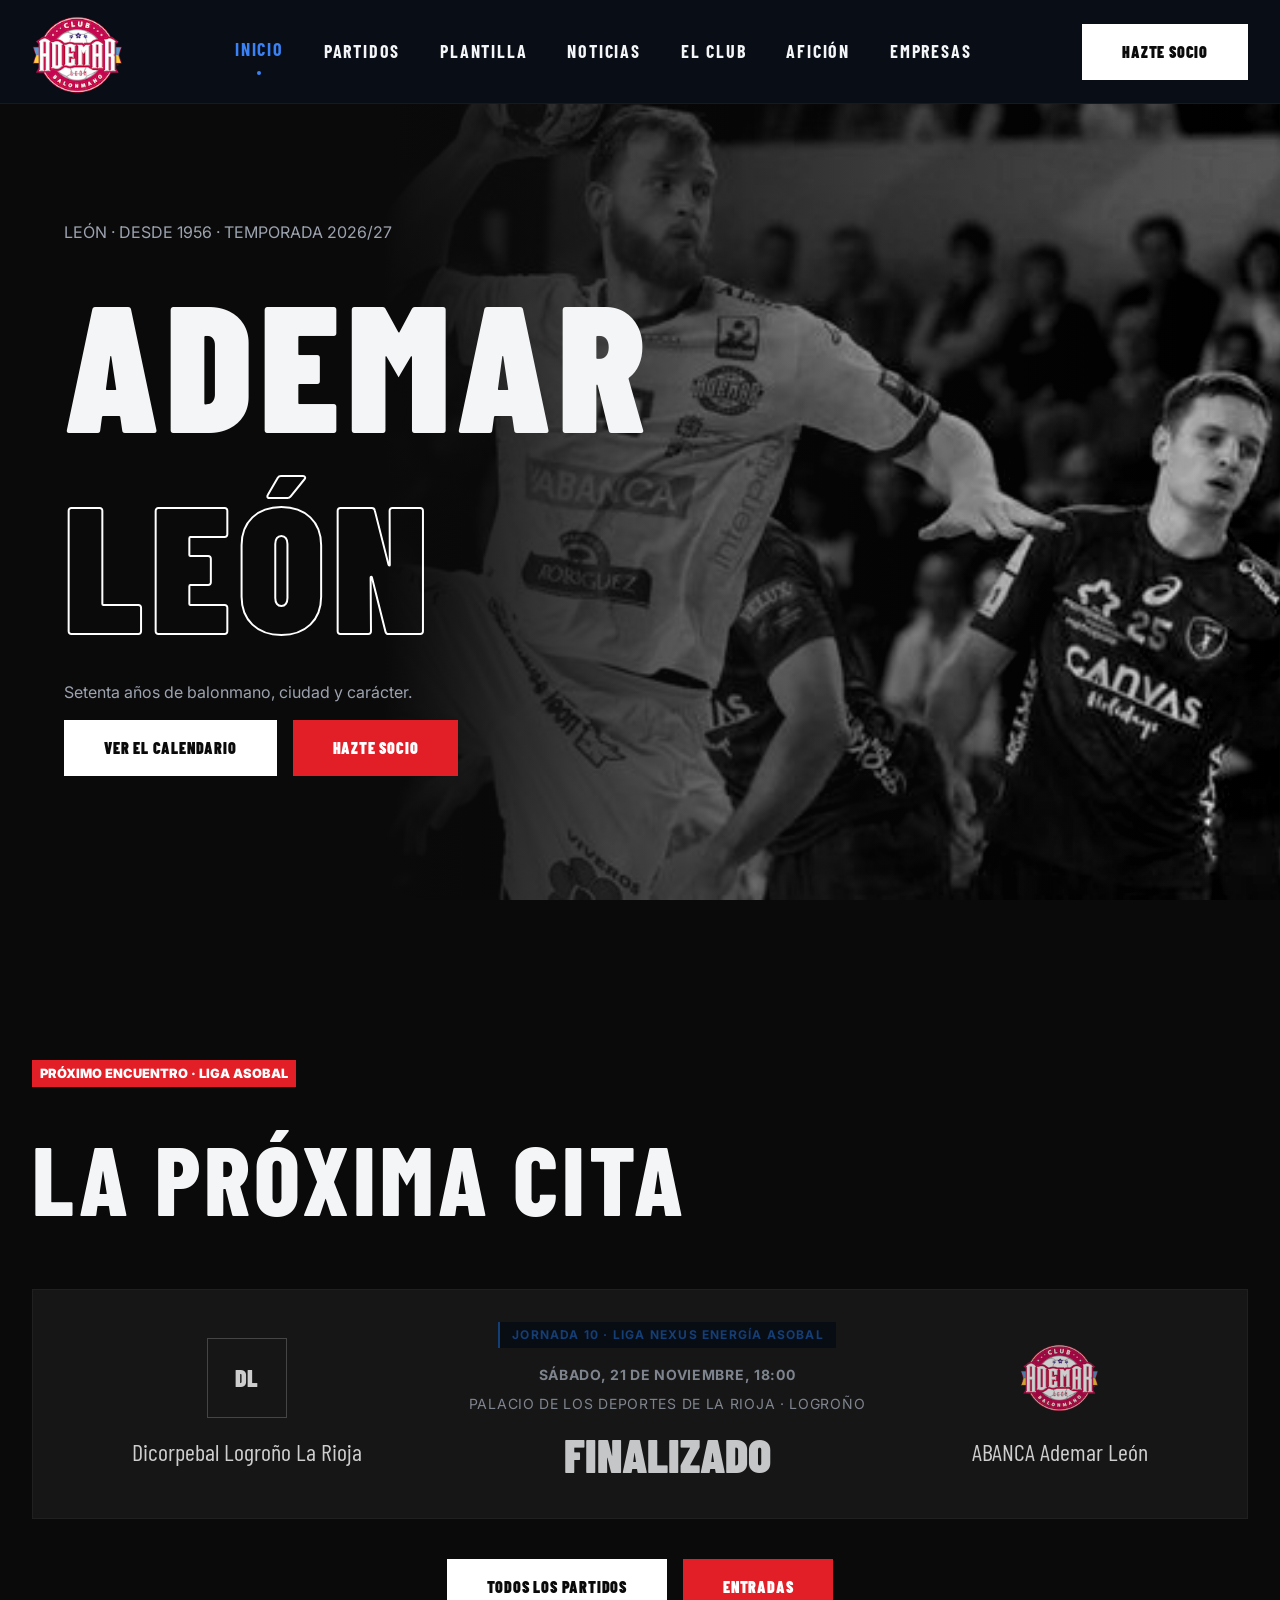
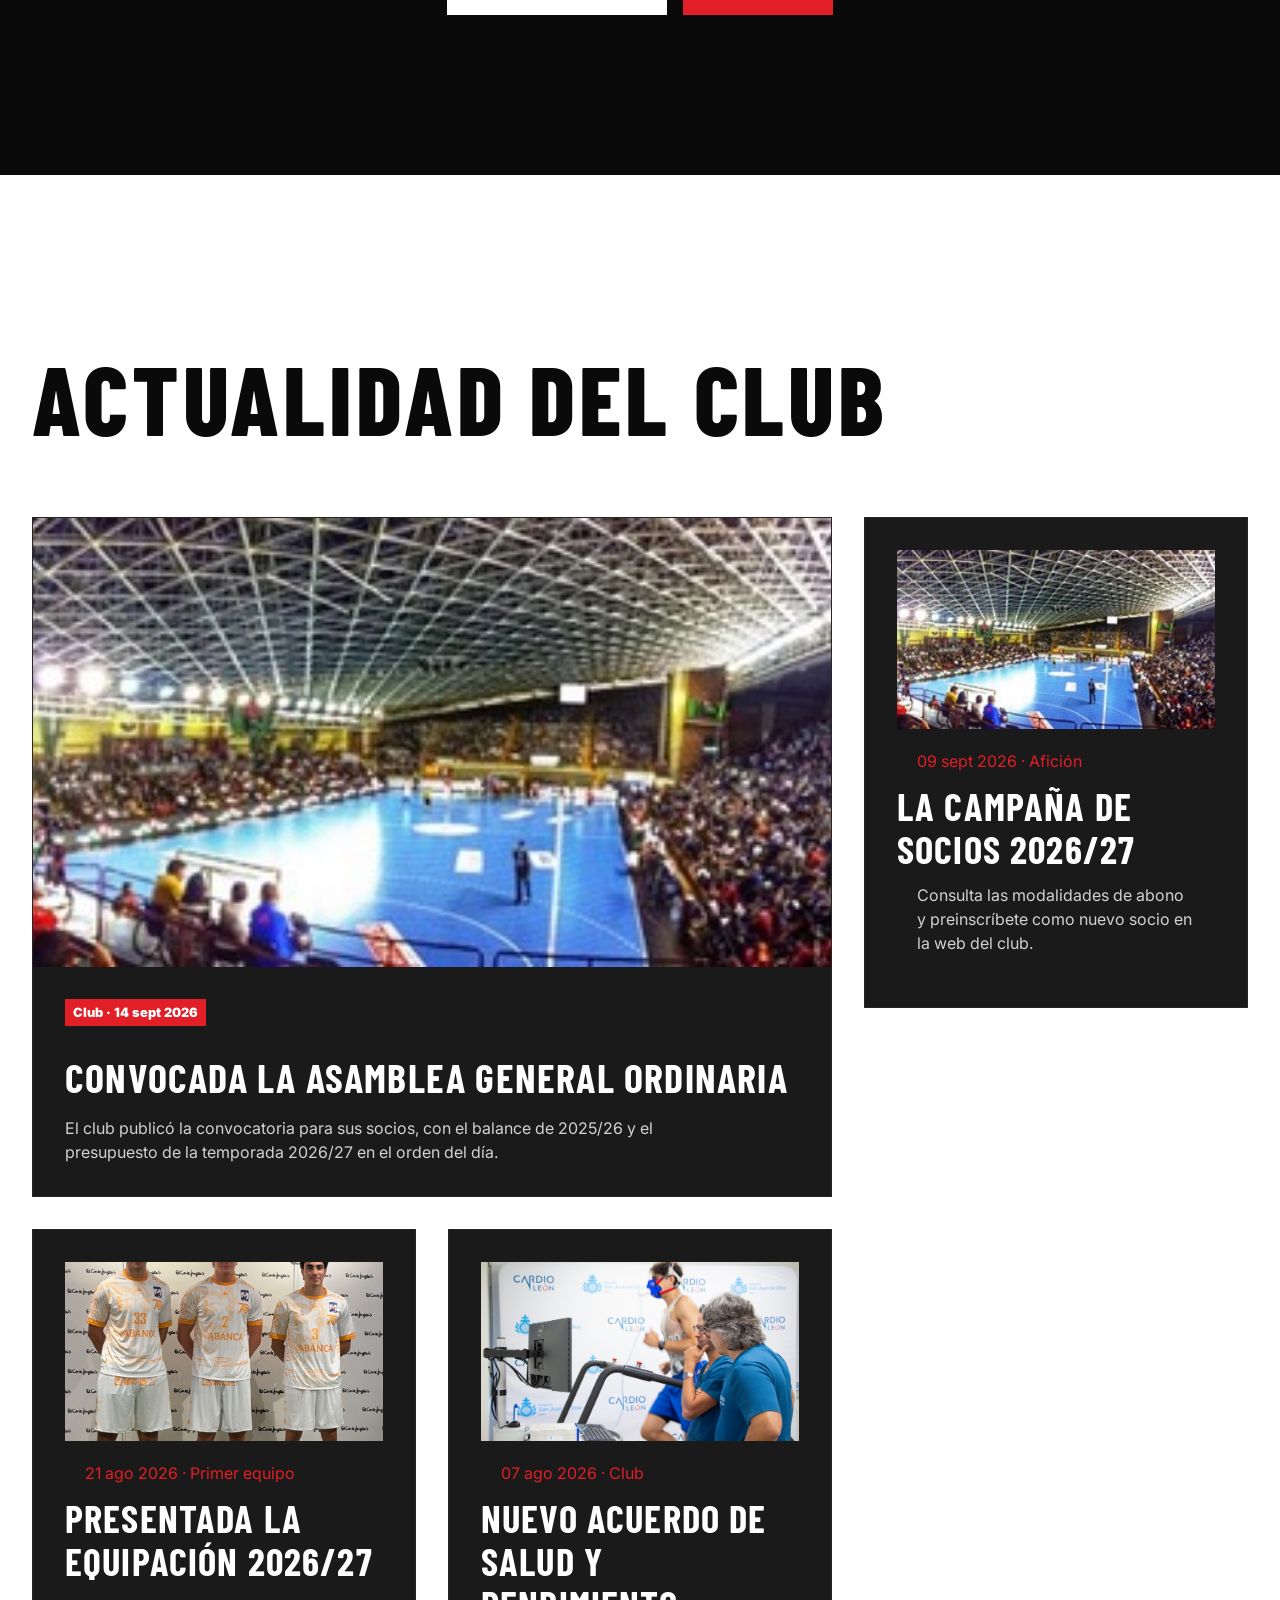
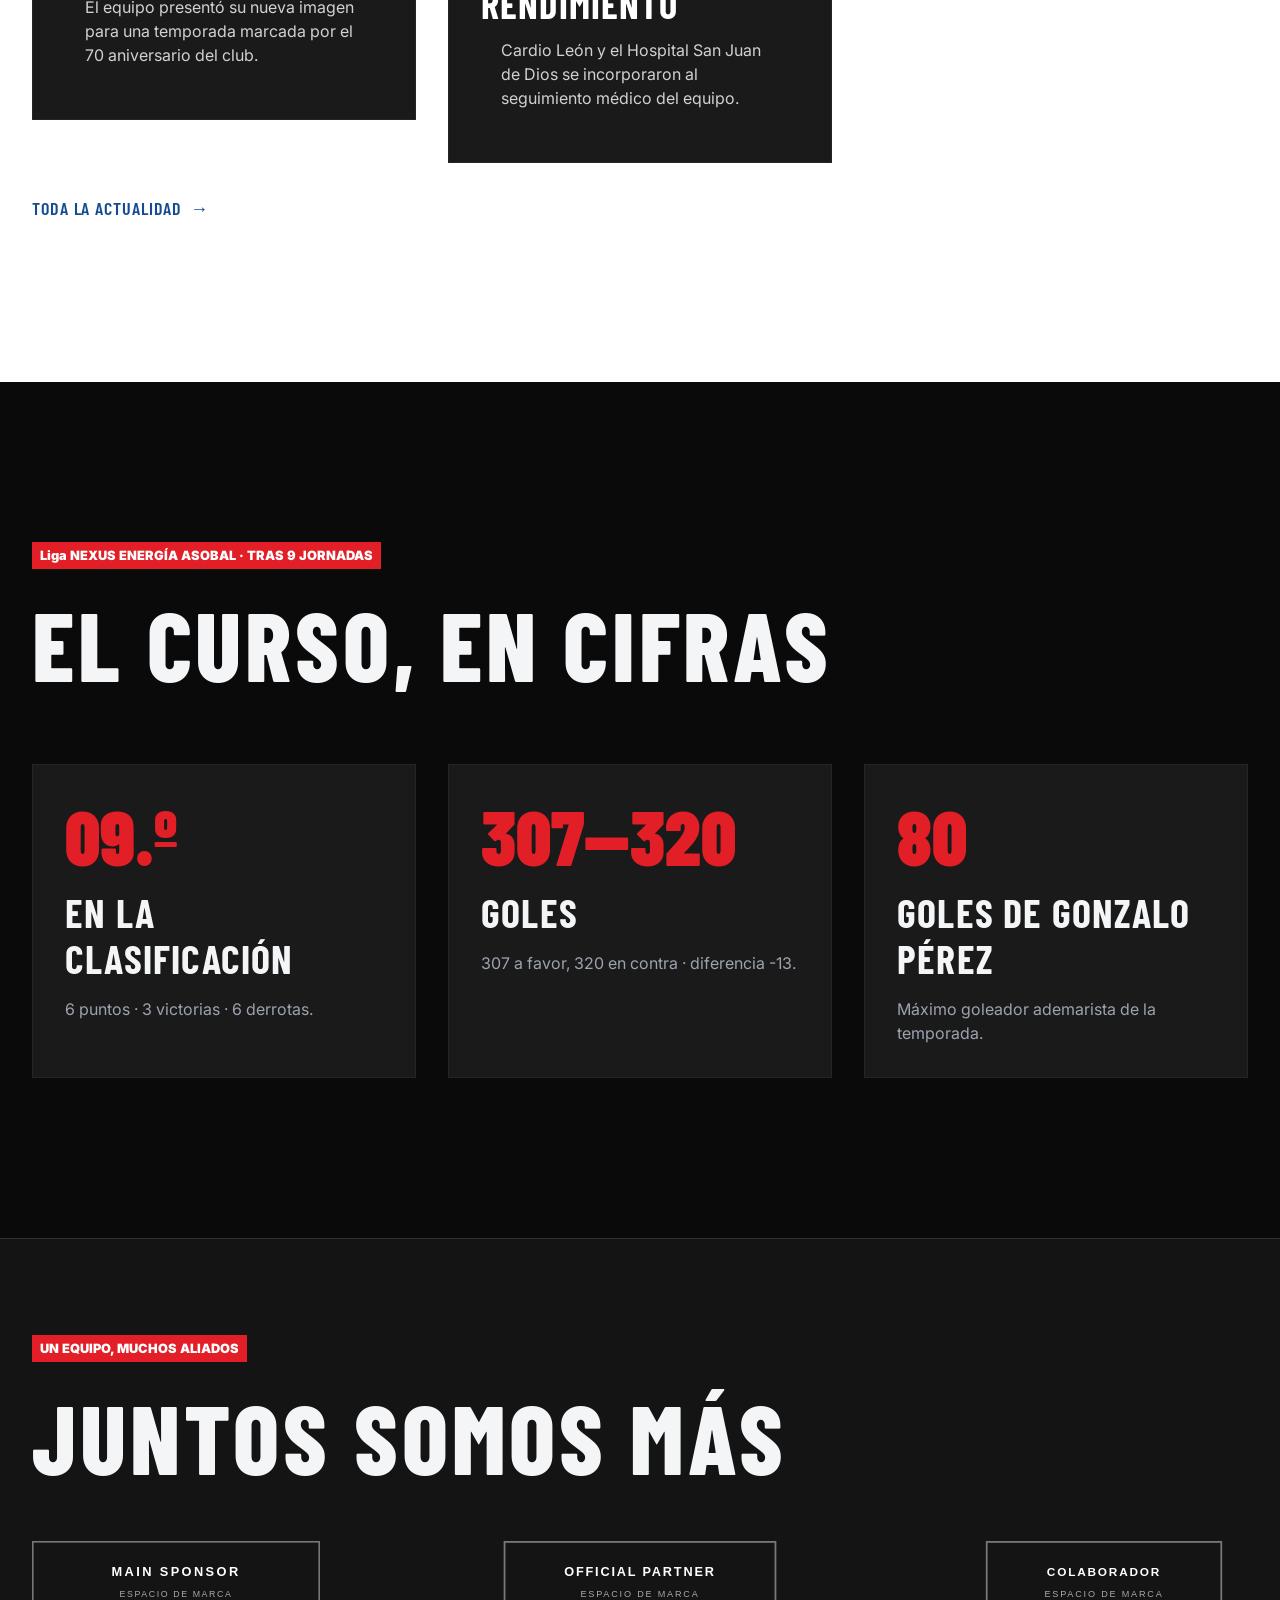
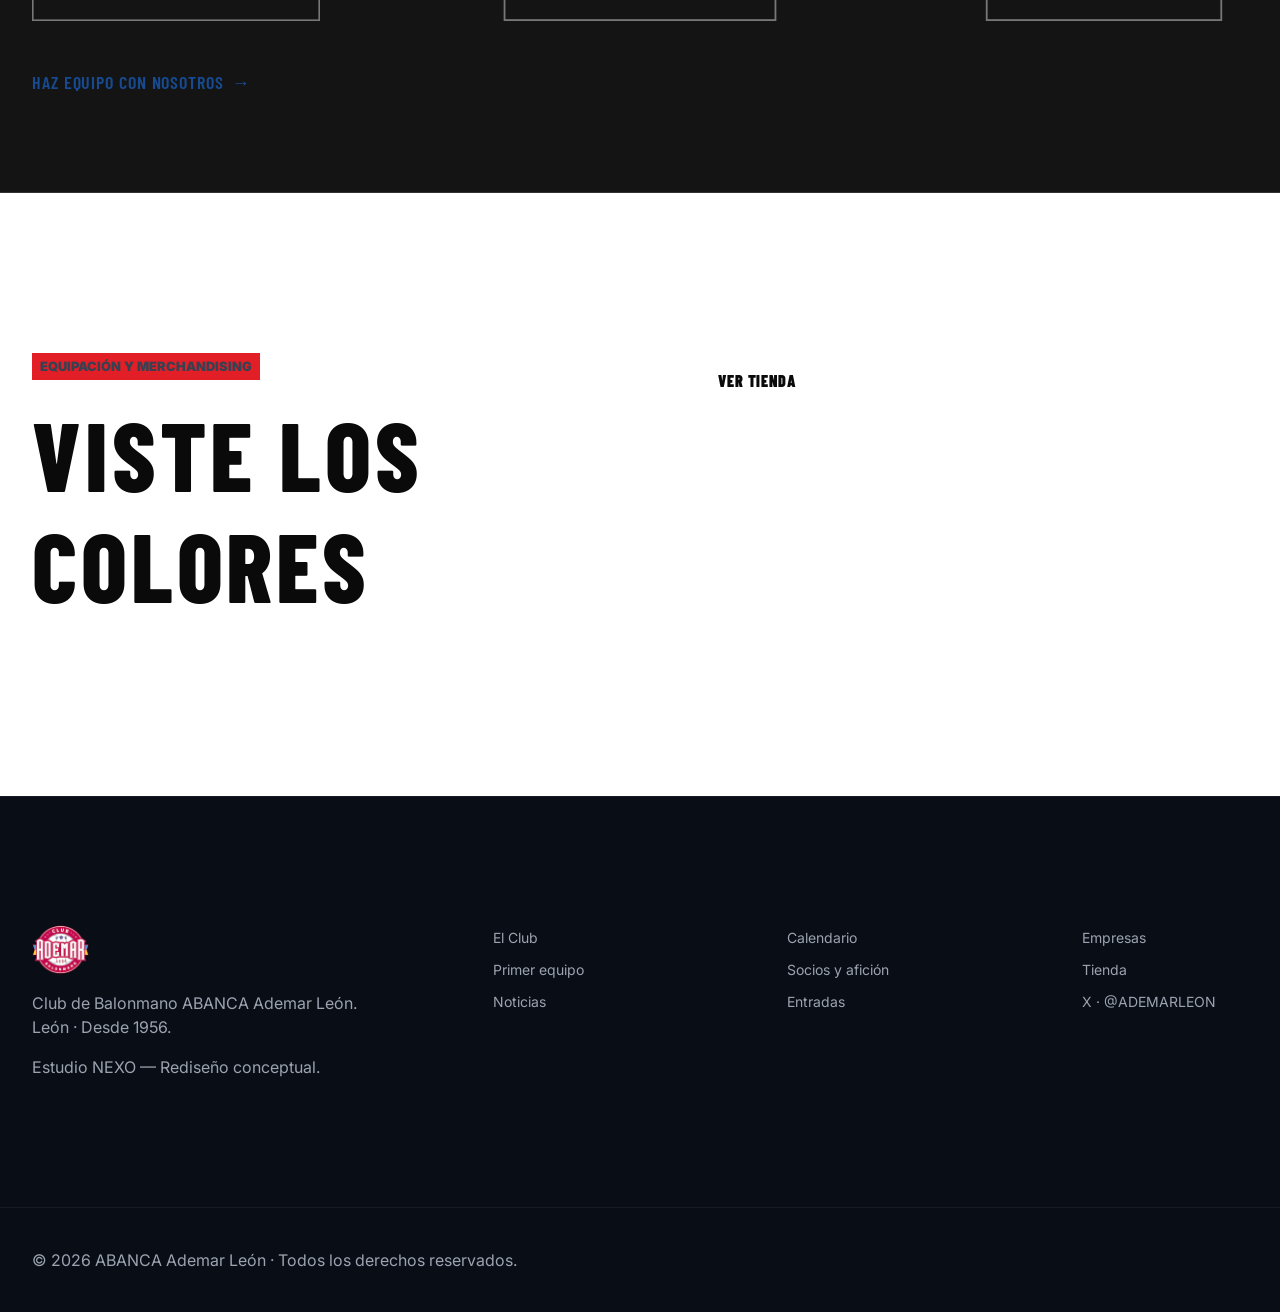
<file: index.html>
<!DOCTYPE html>
<html lang="es">
<head>
    <meta charset="UTF-8">
    <meta name="viewport" content="width=device-width, initial-scale=1.0">
    <meta name="description" content="Actualidad, calendario y temporada 2026/27 del ABANCA Ademar León.">
    <title>ABANCA ADEMAR LEÓN | INICIO</title>
    <link rel="preconnect" href="https://fonts.googleapis.com">
    <link rel="preconnect" href="https://fonts.gstatic.com" crossorigin>
    <link href="https://fonts.googleapis.com/css2?family=Barlow+Condensed:ital,wght@0,900;1,900&family=Inter:wght@400;700;900&display=swap" rel="stylesheet">
    <link rel="stylesheet" href="css/main.css">
    <link rel="stylesheet" href="css/components.css">
    <link rel="stylesheet" href="css/responsive.css">
    <link rel="stylesheet" href="css/elite.css">
</head>
<body class="elite-mode">
    <header class="site-header">
        <div class="header-container">
            <a href="index.html" class="logo-link" aria-label="ABANCA Ademar León, inicio">
                <img src="assets/images/logo.png" alt="Escudo del ABANCA Ademar León" class="site-logo">
            </a>
            <button class="mobile-menu-toggle" type="button" aria-controls="main-navigation" aria-expanded="false" aria-label="Abrir menú de navegación">
                <span class="menu-icon" aria-hidden="true"></span>
            </button>
            <nav class="main-nav" id="main-navigation" aria-label="Navegación principal">
                <ul class="nav-list">
                    <li><a href="index.html" class="is-active" aria-current="page">Inicio</a></li>
                    <li><a href="partidos.html">Partidos</a></li>
                    <li><a href="plantilla-equipo.html">Plantilla</a></li>
                    <li><a href="noticias.html">Noticias</a></li>
                    <li><a href="club.html">El Club</a></li>
                    <li><a href="aficion.html">Afición</a></li>
                    <li><a href="empresas.html">Empresas</a></li>
                </ul>
            </nav>
            <div class="header-actions">
                <a href="aficion.html#alta-socio" class="btn-elite">Hazte socio</a>
            </div>
        </div>
    </header>

    <main>
        <section class="hero-elite" aria-labelledby="home-title">
            <div class="hero-bg-overlay" aria-hidden="true"></div>
            <img src="assets/images/hero-background.jpg" alt="" class="hero-img-full">
            <div class="hero-container">
                <p class="hero-lead">LEÓN · DESDE 1956 · TEMPORADA 2026/27</p>
                <h1 class="text-huge" id="home-title">
                    <span class="block">ADEMAR</span>
                    <span class="block outline">LEÓN</span>
                </h1>
                <div class="hero-cta-group">
                    <p class="hero-lead">Setenta años de balonmano, ciudad y carácter.</p>
                    <div class="hero-actions">
                        <a href="partidos.html" class="btn-elite">Ver el calendario</a>
                        <a href="aficion.html#alta-socio" class="btn-elite btn-elite-red">Hazte socio</a>
                    </div>
                </div>
            </div>
        </section>

        <section class="section-padding" aria-labelledby="next-match-title">
            <div class="section-container">
                <div class="section-header align-left">
                    <p class="tag-red">PRÓXIMO ENCUENTRO · LIGA ASOBAL</p>
                    <h2 class="text-title" id="next-match-title">LA PRÓXIMA CITA</h2>
                </div>
                <article class="match-card is-upcoming card-elite" data-match-card data-next-match-card aria-label="Próximo partido del ABANCA Ademar León">
                    <p class="data-message">Cargando próximo partido…</p>
                </article>
                <div class="match-actions">
                    <a href="partidos.html" class="btn-elite">Todos los partidos</a>
                    <a href="entradas.html" class="btn-elite btn-elite-red">Entradas</a>
                </div>
            </div>
        </section>

        <section class="section-padding bg-white" aria-labelledby="news-title">
            <div class="section-container">
                <h2 class="text-title mb-lg" id="news-title">ACTUALIDAD DEL CLUB</h2>
                <div class="magazine-grid" data-home-news aria-live="polite">
                    <p class="data-message">Cargando actualidad…</p>
                </div>
                <div class="section-link-row"><a href="noticias.html" class="view-all-link">Toda la actualidad <span aria-hidden="true">→</span></a></div>
            </div>
        </section>

        <section class="section-padding" aria-labelledby="season-title">
            <div class="section-container">
                <p class="tag-red" data-standing-caption>LIGA NEXUS ENERGÍA ASOBAL</p>
                <h2 class="text-title mb-lg" id="season-title">EL CURSO, EN CIFRAS</h2>
                <div class="magazine-grid">
                    <article class="span-4 card-elite stat-card">
                        <span class="stat-value" data-standing="puesto">—</span>
                        <h3 class="text-title-sm">EN LA CLASIFICACIÓN</h3>
                        <p><span data-standing="puntos">—</span> puntos · <span data-standing="victorias">—</span> victorias · <span data-standing="derrotas">—</span> derrotas.</p>
                    </article>
                    <article class="span-4 card-elite stat-card">
                        <span class="stat-value"><span data-standing="golesFavor">—</span>—<span data-standing="golesContra">—</span></span>
                        <h3 class="text-title-sm">GOLES</h3>
                        <p><span data-standing="golesFavor">—</span> a favor, <span data-standing="golesContra">—</span> en contra · diferencia <span data-standing="diferencia">—</span>.</p>
                    </article>
                    <article class="span-4 card-elite stat-card">
                        <span class="stat-value" data-standing="golesMaximoGoleador">—</span>
                        <h3 class="text-title-sm">GOLES DE <span data-standing="maximoGoleador">—</span></h3>
                        <p>Máximo goleador ademarista de la temporada.</p>
                    </article>
                </div>
            </div>
        </section>

        <section class="sponsors-strip" aria-labelledby="sponsors-title">
            <div class="section-container">
                <p class="tag-red">UN EQUIPO, MUCHOS ALIADOS</p>
                <h2 class="text-title" id="sponsors-title">JUNTOS SOMOS MÁS</h2>
                <div class="sponsors-grid" aria-label="Patrocinadores y colaboradores">
                    <img src="assets/images/sponsors/main-sponsor.svg" alt="Espacio reservado para el patrocinador principal">
                    <img src="assets/images/sponsors/official-sponsor.svg" alt="Espacio reservado para patrocinador oficial">
                    <img src="assets/images/sponsors/collaborator.svg" alt="Espacio reservado para entidad colaboradora">
                </div>
                <a href="empresas.html" class="view-all-link">Haz equipo con nosotros <span aria-hidden="true">→</span></a>
            </div>
        </section>

        <section class="section-padding bg-white" aria-labelledby="shop-title">
            <div class="section-container shop-teaser">
                <div>
                    <p class="tag-red">EQUIPACIÓN Y MERCHANDISING</p>
                    <h2 class="text-title" id="shop-title">VISTE LOS COLORES</h2>
                </div>
                <a href="tienda.html" class="btn-elite">Ver tienda</a>
            </div>
        </section>

    </main>

    <footer class="site-footer">
        <div class="footer-container">
            <div class="footer-brand">
                <a href="index.html" aria-label="Volver al inicio" class="footer-logo-link">
                    <img src="assets/images/logo.png" alt="ABANCA Ademar León" class="footer-logo">
                </a>
                <p>Club de Balonmano ABANCA Ademar León.<br>León · Desde 1956.</p>
                <p>Estudio NEXO — Rediseño conceptual.</p>
            </div>
            <ul class="footer-list">
                <li><a href="club.html">El Club</a></li>
                <li><a href="plantilla-equipo.html">Primer equipo</a></li>
                <li><a href="noticias.html">Noticias</a></li>
            </ul>
            <ul class="footer-list">
                <li><a href="partidos.html">Calendario</a></li>
                <li><a href="aficion.html">Socios y afición</a></li>
                <li><a href="entradas.html">Entradas</a></li>
            </ul>
            <ul class="footer-list">
                <li><a href="empresas.html">Empresas</a></li>
                <li><a href="tienda.html">Tienda</a></li>
                <li><a href="https://twitter.com/ADEMARLEON" target="_blank" rel="noopener noreferrer">X · @ADEMARLEON</a></li>
            </ul>
        </div>
        <div class="footer-bottom">
            <p>© <span data-current-year>2026</span> ABANCA Ademar León · Todos los derechos reservados.</p>
        </div>
    </footer>

    <style>
        .block { display: block; }
        .outline { color: transparent; -webkit-text-stroke: 2px var(--color-white); }
        .hero-elite { min-height: 100vh; min-height: 100svh; position: relative; display: flex; align-items: center; overflow: hidden; }
        .hero-img-full { position: absolute; inset: 0; width: 100%; height: 100%; object-fit: cover; z-index: -1; filter: grayscale(1) contrast(1.2); }
        .hero-bg-overlay { position: absolute; inset: 0; background: linear-gradient(90deg, var(--color-carbon) 30%, transparent 100%); z-index: 0; }
        .hero-container { position: relative; z-index: 10; padding: 8rem 5% 2rem; }
        .mb-lg { margin-bottom: 4rem; }
        .mb-sm { margin-bottom: 1.5rem; }
        .bg-white { background: var(--color-white); }
        .span-8 { grid-column: span 8; }
        .span-4 { grid-column: span 4; }
        .tag-red { background: var(--color-red); color: white; padding: 0.25rem 0.5rem; font-size: 0.8rem; font-weight: 900; display: inline-block; margin-bottom: 0.75rem; }
        .text-title-sm { font-family: var(--font-display); font-size: 2.5rem; line-height: 1.15; letter-spacing: 0.03em; margin: 1rem 0; }
        .p-md { padding: 2rem; }
        .news-main { padding: 0; overflow: hidden; }
        .news-main img { width: 100%; aspect-ratio: 16 / 9; object-fit: cover; }
        .news-item-sm h3 { margin: 0.75rem 0; }
        .stat-card { min-height: 15rem; }
        .stat-value { display: block; color: var(--color-red); font-family: var(--font-display); font-size: clamp(3rem, 6vw, 5rem); font-weight: 900; line-height: 1; margin-bottom: 1rem; }
        @media (max-width: 900px) { .span-8, .span-4 { grid-column: span 12; } }
        @media (max-width: 767px) { .hero-container { padding-top: 9rem; } }
        @media (prefers-reduced-motion: reduce) { .card-elite { transition: none; } }
    </style>
    <script src="js/data-fallback.js" defer></script>
    <script src="js/main.js" defer></script>
</body>
</html>
</file>
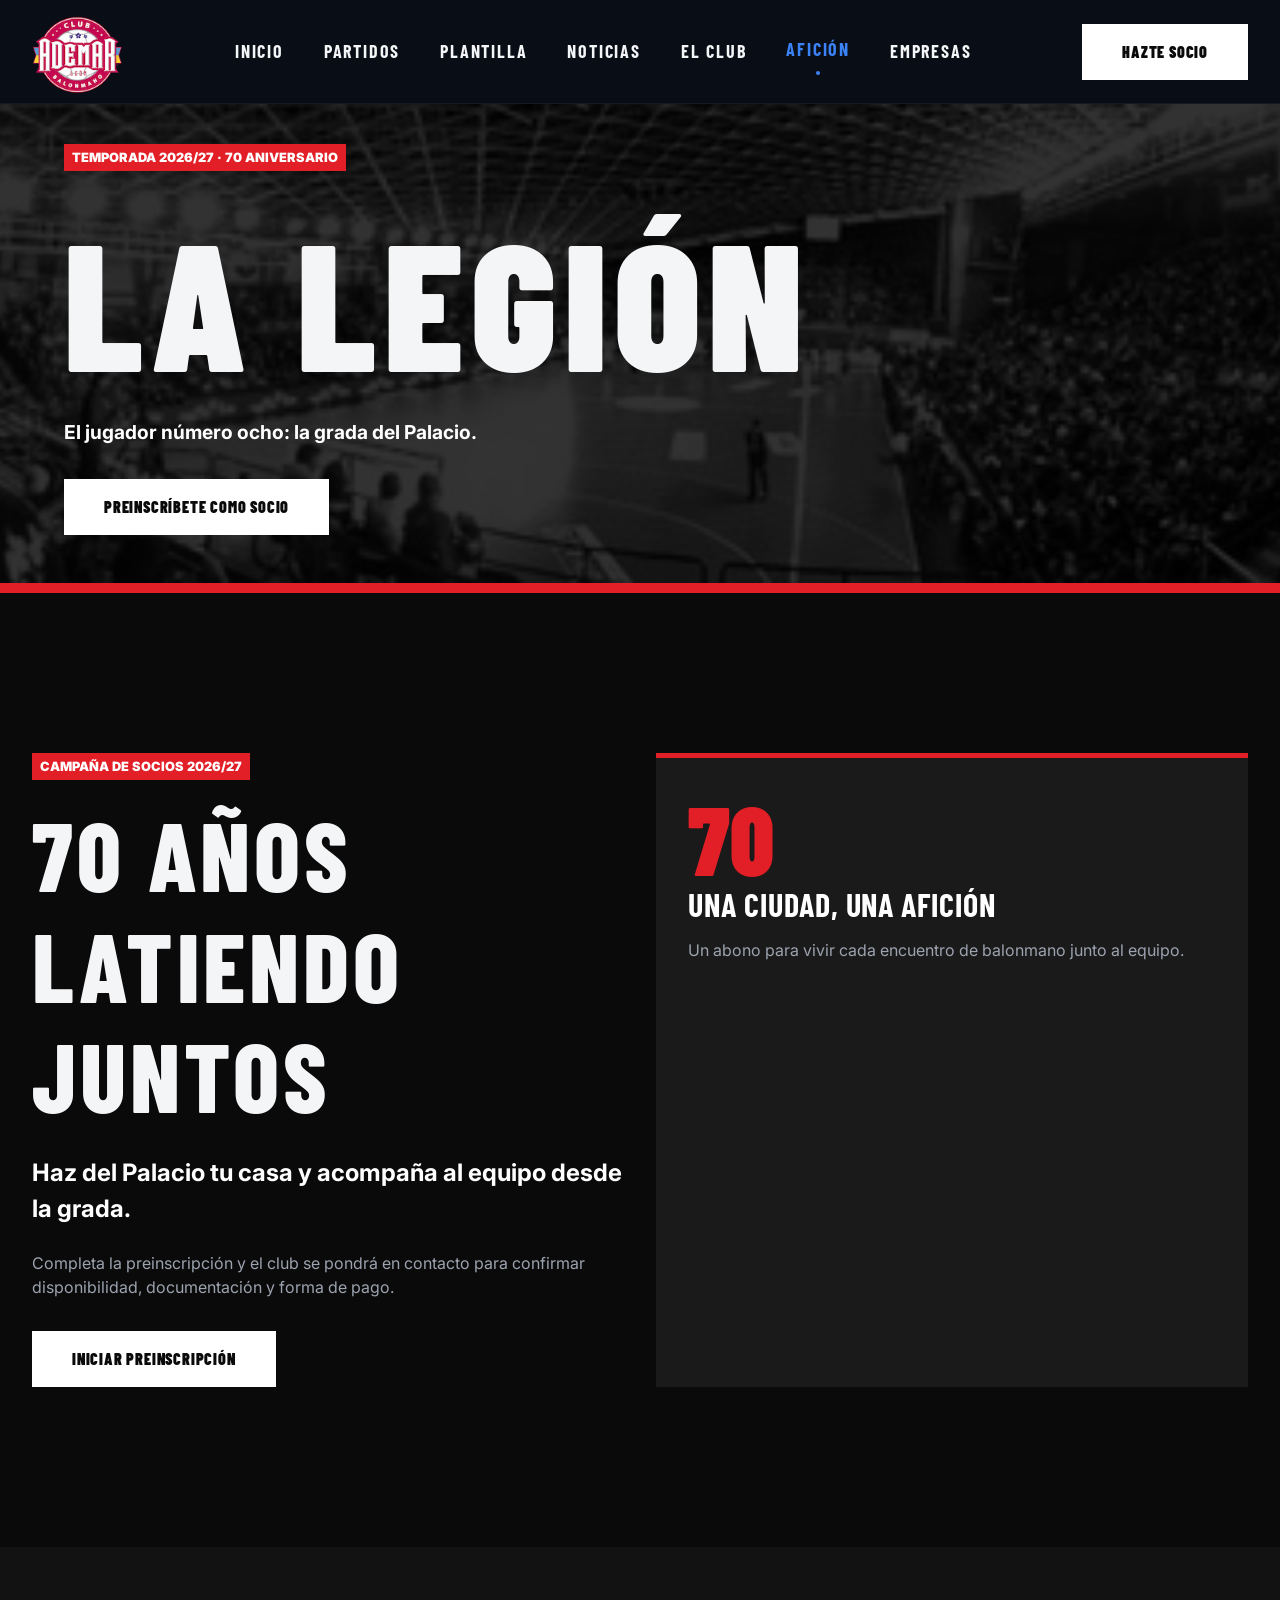
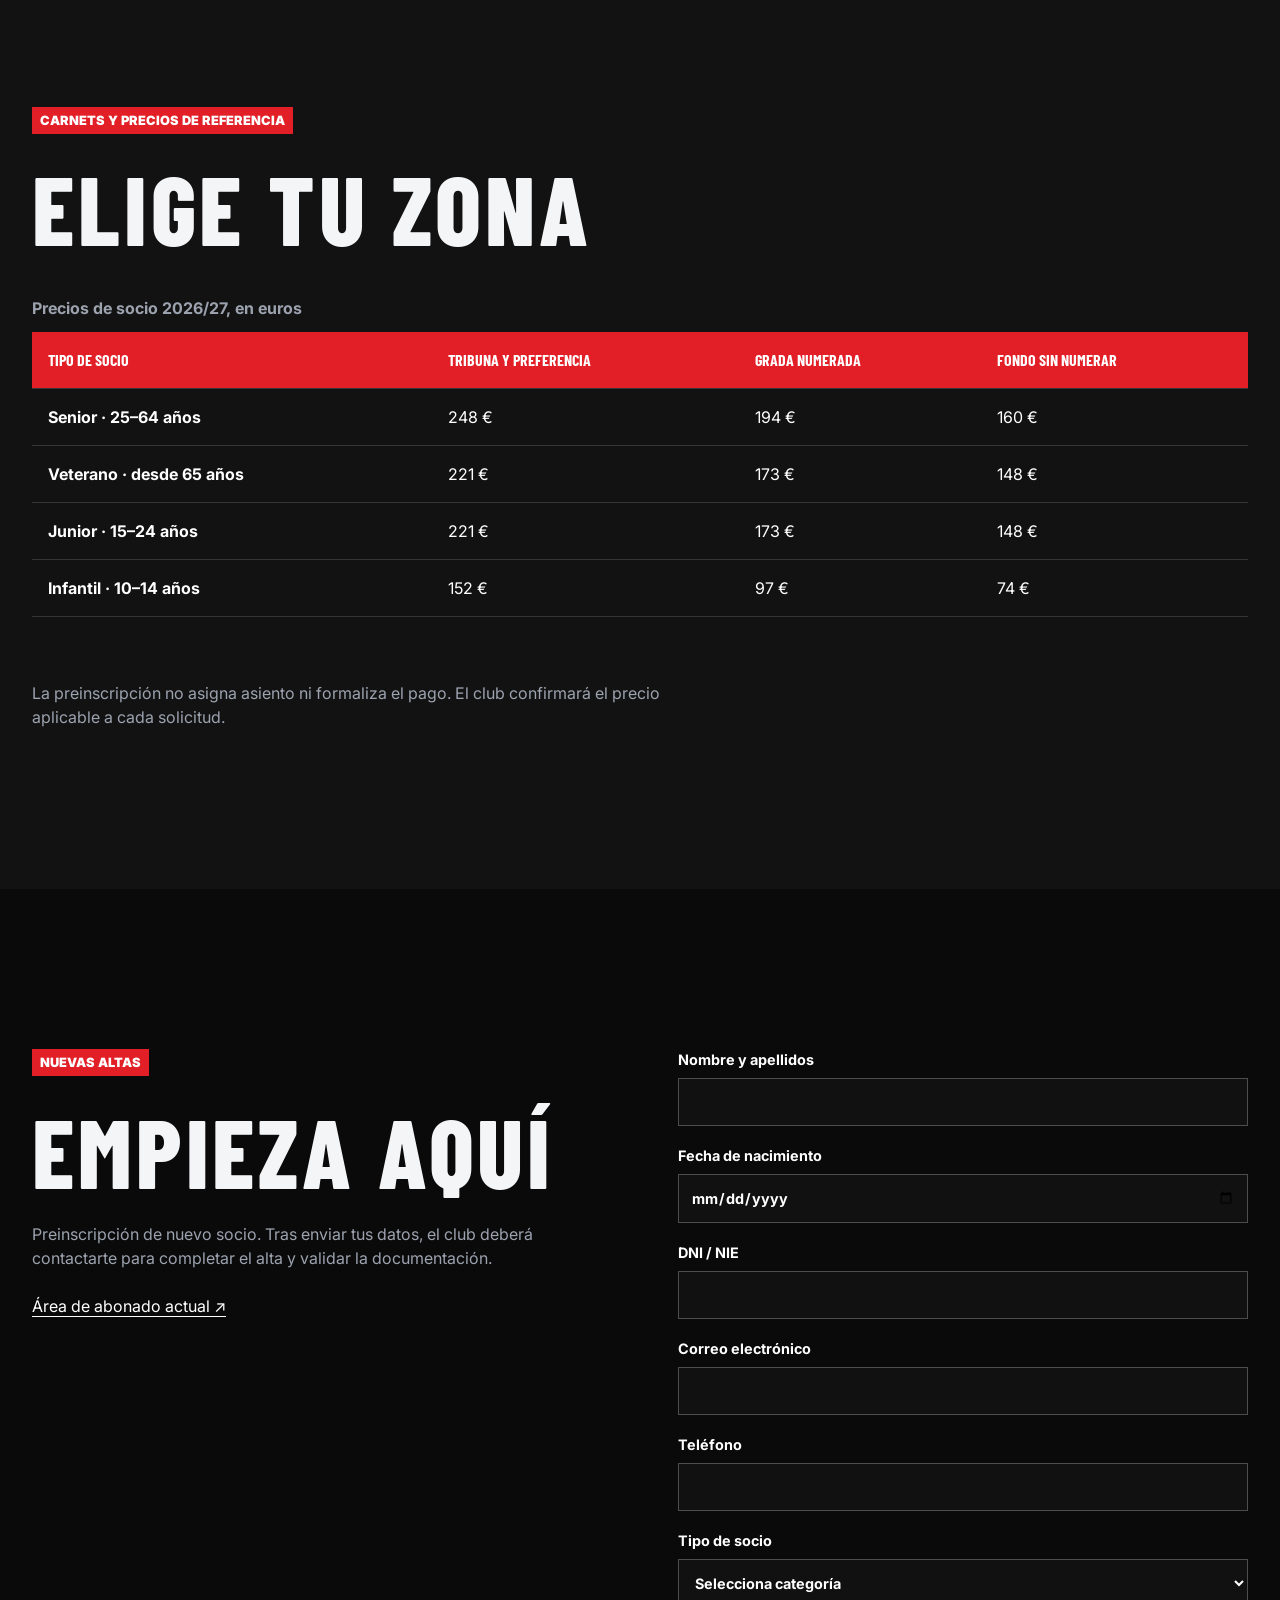
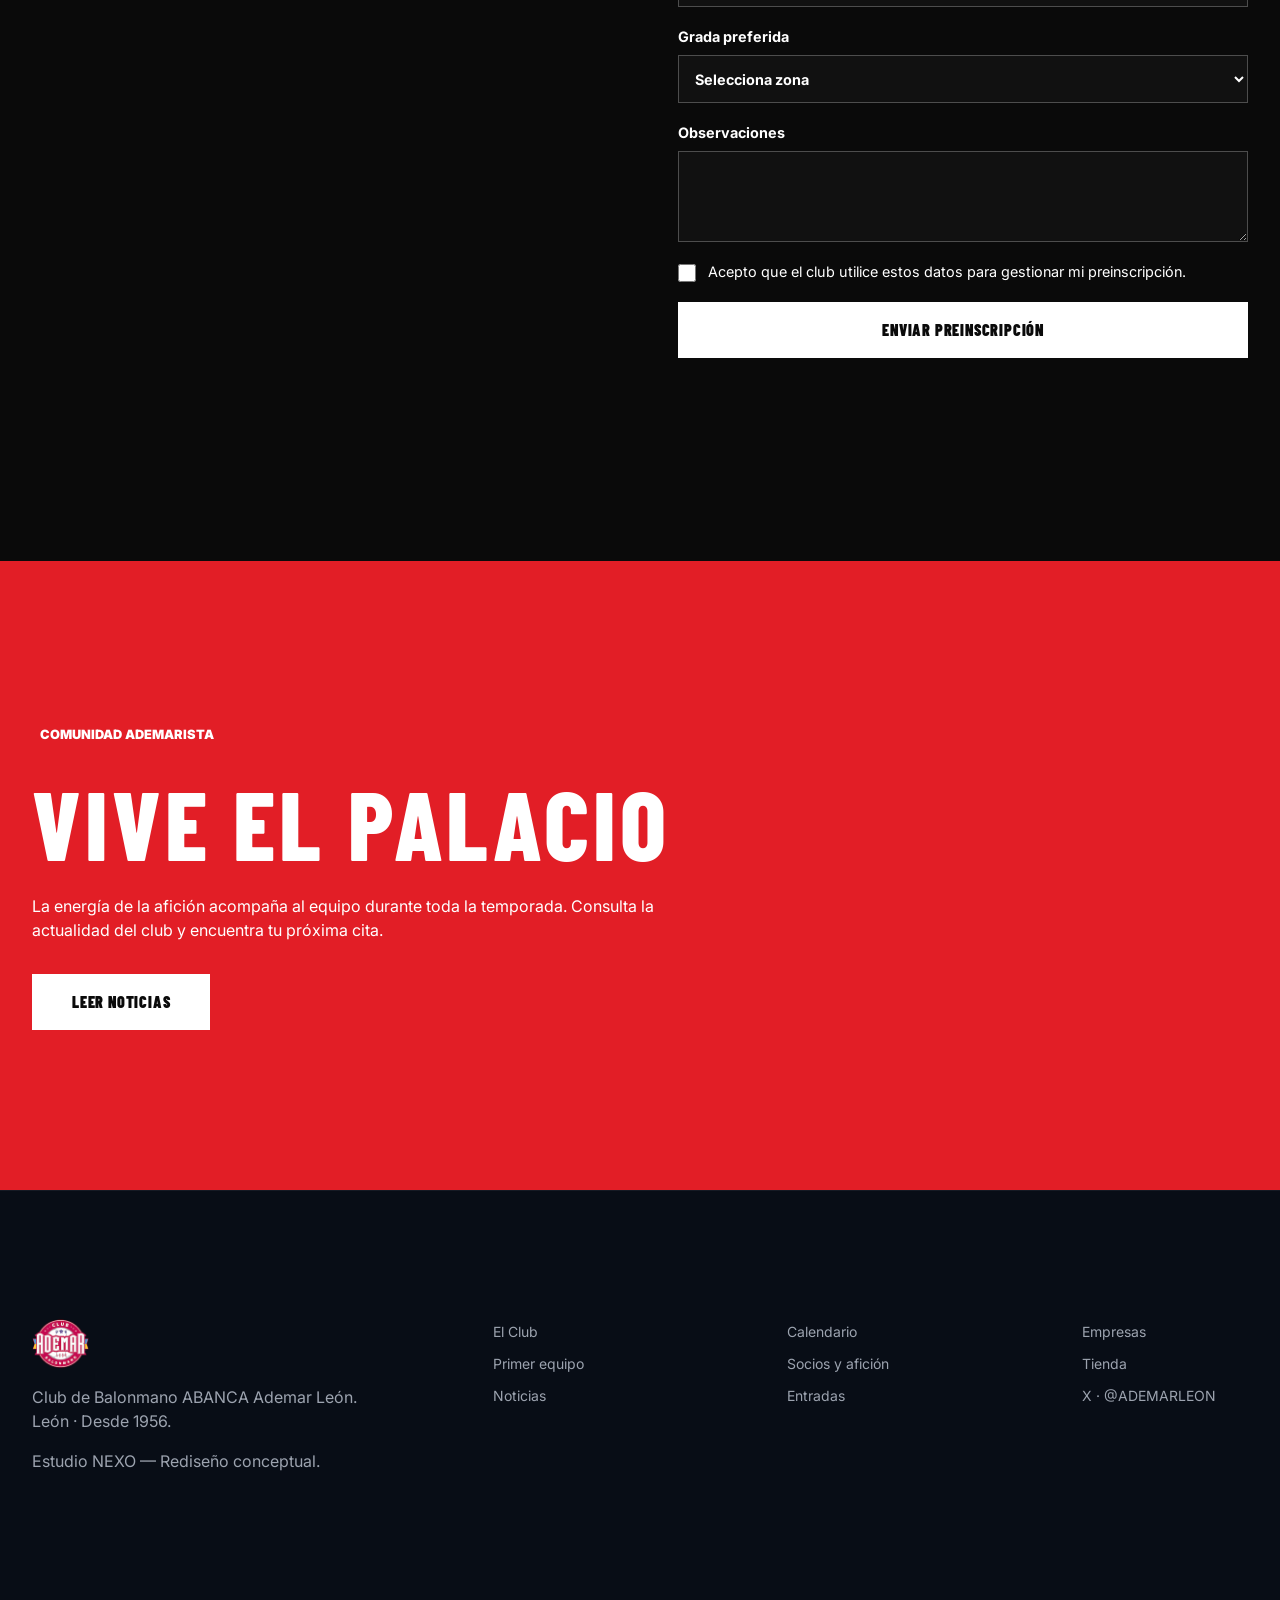
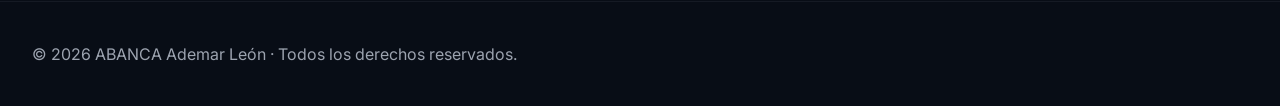
<file: aficion.html>
<!DOCTYPE html>
<html lang="es">
<head>
    <meta charset="UTF-8">
    <meta name="viewport" content="width=device-width, initial-scale=1.0">
    <meta name="description" content="Campaña de socios 2026/27, zonas del Palacio y afición del ABANCA Ademar León.">
    <title>AFICIÓN | ABANCA ADEMAR LEÓN</title>
    <link rel="preconnect" href="https://fonts.googleapis.com">
    <link rel="preconnect" href="https://fonts.gstatic.com" crossorigin>
    <link href="https://fonts.googleapis.com/css2?family=Barlow+Condensed:ital,wght@0,900;1,900&family=Inter:wght@400;700;900&display=swap" rel="stylesheet">
    <link rel="stylesheet" href="css/main.css">
    <link rel="stylesheet" href="css/components.css">
    <link rel="stylesheet" href="css/responsive.css">
    <link rel="stylesheet" href="css/elite.css">
</head>
<body class="elite-mode">
    <header class="site-header">
        <div class="header-container">
            <a href="index.html" class="logo-link" aria-label="ABANCA Ademar León, inicio">
                <img src="assets/images/logo.png" alt="Escudo del ABANCA Ademar León" class="site-logo">
            </a>
            <button class="mobile-menu-toggle" type="button" aria-controls="main-navigation" aria-expanded="false" aria-label="Abrir menú de navegación">
                <span class="menu-icon" aria-hidden="true"></span>
            </button>
            <nav class="main-nav" id="main-navigation" aria-label="Navegación principal">
                <ul class="nav-list">
                    <li><a href="index.html">Inicio</a></li>
                    <li><a href="partidos.html">Partidos</a></li>
                    <li><a href="plantilla-equipo.html">Plantilla</a></li>
                    <li><a href="noticias.html">Noticias</a></li>
                    <li><a href="club.html">El Club</a></li>
                    <li><a href="aficion.html" class="is-active" aria-current="page">Afición</a></li>
                    <li><a href="empresas.html">Empresas</a></li>
                </ul>
            </nav>
            <div class="header-actions">
                <a href="aficion.html#alta-socio" class="btn-elite">Hazte socio</a>
            </div>
        </div>
    </header>

        <main>
        <section class="hero-elite-sm">
            <div class="hero-bg-overlay" aria-hidden="true"></div>
            <img src="assets/images/palacio-deportes.jpg" alt="" class="hero-img-full">
            <div class="hero-container">
                <p class="tag-red">TEMPORADA 2026/27 · 70 ANIVERSARIO</p>
                <h1 class="text-huge">LA LEGIÓN</h1>
                <p class="hero-lead">El jugador número ocho: la grada del Palacio.</p>
                <a href="#alta-socio" class="btn-elite mt-md">Preinscríbete como socio</a>
            </div>
        </section>
        <section class="section-padding" aria-labelledby="membership-title">
            <div class="section-container">
                <div class="magazine-grid">
                    <div class="span-6">
                        <p class="tag-red">CAMPAÑA DE SOCIOS 2026/27</p>
                        <h2 class="text-title mb-sm" id="membership-title">70 AÑOS LATIENDO JUNTOS</h2>
                        <p class="lead-elite">Haz del Palacio tu casa y acompaña al equipo desde la grada.</p>
                        <p>Completa la preinscripción y el club se pondrá en contacto para confirmar disponibilidad, documentación y forma de pago.</p>
                        <a href="#alta-socio" class="btn-elite mt-md">Iniciar preinscripción</a>
                    </div>
                    <div class="span-6 membership-callout">
                        <span class="anniversary-number">70</span>
                        <h3 class="text-title-sm">UNA CIUDAD, UNA AFICIÓN</h3>
                        <p>Un abono para vivir cada encuentro de balonmano junto al equipo.</p>
                    </div>
                </div>
            </div>
        </section>
        <section class="section-padding membership-section" aria-labelledby="prices-title">
            <div class="section-container">
                <p class="tag-red">CARNETS Y PRECIOS DE REFERENCIA</p>
                <h2 class="text-title mb-md" id="prices-title">ELIGE TU ZONA</h2>
                <div class="table-wrap">
                    <table class="membership-table">
                        <caption>Precios de socio 2026/27, en euros</caption>
                        <thead><tr><th scope="col">Tipo de socio</th><th scope="col">Tribuna y Preferencia</th><th scope="col">Grada Numerada</th><th scope="col">Fondo sin numerar</th></tr></thead>
                        <tbody>
                            <tr><th scope="row">Senior · 25–64 años</th><td>248 €</td><td>194 €</td><td>160 €</td></tr>
                            <tr><th scope="row">Veterano · desde 65 años</th><td>221 €</td><td>173 €</td><td>148 €</td></tr>
                            <tr><th scope="row">Junior · 15–24 años</th><td>221 €</td><td>173 €</td><td>148 €</td></tr>
                            <tr><th scope="row">Infantil · 10–14 años</th><td>152 €</td><td>97 €</td><td>74 €</td></tr>
                        </tbody>
                    </table>
                </div>
                <p>La preinscripción no asigna asiento ni formaliza el pago. El club confirmará el precio aplicable a cada solicitud.</p>
            </div>
        </section>
        <section class="section-padding" id="alta-socio" aria-labelledby="membership-form-title">
            <div class="section-container membership-form-layout">
                <div>
                    <p class="tag-red">NUEVAS ALTAS</p>
                    <h2 class="text-title" id="membership-form-title">EMPIEZA AQUÍ</h2>
                    <p>Preinscripción de nuevo socio. Tras enviar tus datos, el club deberá contactarte para completar el alta y validar la documentación.</p>
                    <a href="https://www.ademar.com/" class="secondary-link" target="_blank" rel="noopener noreferrer">Área de abonado actual ↗</a>
                </div>
                <form class="local-form" method="post" data-local-form="membership">
                    <label>Nombre y apellidos<input name="nombre" autocomplete="name" required></label>
                    <label>Fecha de nacimiento<input name="fechaNacimiento" type="date" autocomplete="bday" required></label>
                    <label>DNI / NIE<input name="documento" autocomplete="off" required></label>
                    <label>Correo electrónico<input name="email" type="email" autocomplete="email" required></label>
                    <label>Teléfono<input name="telefono" type="tel" autocomplete="tel" required></label>
                    <label>Tipo de socio<select name="tipoSocio" required><option value="">Selecciona categoría</option><option>Senior · 25–64 años</option><option>Veterano · desde 65 años</option><option>Junior · 15–24 años</option><option>Infantil · 10–14 años</option></select></label>
                    <label>Grada preferida<select name="grada" required><option value="">Selecciona zona</option><option>Tribuna</option><option>Preferencia</option><option>Grada numerada</option><option>Fondo sin numerar</option></select></label>
                    <label>Observaciones<textarea name="observaciones" rows="3"></textarea></label>
                    <label class="checkbox-label"><input type="checkbox" name="privacidad" required> Acepto que el club utilice estos datos para gestionar mi preinscripción.</label>
                    <button class="btn-elite" type="submit">Enviar preinscripción</button>
                    <p class="form-feedback" data-form-feedback role="status" aria-live="polite"></p>
                </form>
            </div>
        </section>
        <section class="section-padding bg-red" aria-labelledby="peñas-title">
            <div class="section-container">
                <p class="tag-red">COMUNIDAD ADEMARISTA</p>
                <h2 class="text-title text-white" id="peñas-title">VIVE EL PALACIO</h2>
                <p class="text-white">La energía de la afición acompaña al equipo durante toda la temporada. Consulta la actualidad del club y encuentra tu próxima cita.</p>
                <a href="noticias.html" class="btn-elite mt-md">Leer noticias</a>
            </div>
        </section>
    </main>

    <footer class="site-footer">
        <div class="footer-container">
            <div class="footer-brand">
                <a href="index.html" aria-label="Volver al inicio" class="footer-logo-link">
                    <img src="assets/images/logo.png" alt="ABANCA Ademar León" class="footer-logo">
                </a>
                <p>Club de Balonmano ABANCA Ademar León.<br>León · Desde 1956.</p>
                <p>Estudio NEXO — Rediseño conceptual.</p>
            </div>
            <ul class="footer-list">
                <li><a href="club.html">El Club</a></li>
                <li><a href="plantilla-equipo.html">Primer equipo</a></li>
                <li><a href="noticias.html">Noticias</a></li>
            </ul>
            <ul class="footer-list">
                <li><a href="partidos.html">Calendario</a></li>
                <li><a href="aficion.html">Socios y afición</a></li>
                <li><a href="entradas.html">Entradas</a></li>
            </ul>
            <ul class="footer-list">
                <li><a href="empresas.html">Empresas</a></li>
                <li><a href="tienda.html">Tienda</a></li>
                <li><a href="https://twitter.com/ADEMARLEON" target="_blank" rel="noopener noreferrer">X · @ADEMARLEON</a></li>
            </ul>
        </div>
        <div class="footer-bottom">
            <p>© <span data-current-year>2026</span> ABANCA Ademar León · Todos los derechos reservados.</p>
        </div>
    </footer>

    <style>
        .hero-elite-sm { min-height: 60vh; position: relative; display: flex; align-items: center; overflow: hidden; border-bottom: 10px solid var(--color-red); }
        .hero-img-full { position: absolute; inset: 0; width: 100%; height: 100%; object-fit: cover; z-index: -1; filter: grayscale(1) brightness(0.4); }
        .hero-bg-overlay { position: absolute; inset: 0; background: rgba(0,0,0,0.5); z-index: 1; }
        .hero-container { position: relative; z-index: 2; width: 100%; padding: 9rem 5% 3rem; }
        .hero-lead { color: var(--color-white); font-size: 1.2rem; font-weight: 700; margin-top: 1rem; }
        .tag-red { background: var(--color-red); color: white; padding: 0.25rem 0.5rem; font-size: 0.8rem; font-weight: 900; display: inline-block; margin-bottom: 0.75rem; }
        .mb-sm { margin-bottom: 1.5rem; }
        .mb-md { margin-bottom: 2rem; }
        .mt-md { margin-top: 2rem; display: inline-block; }
        .lead-elite { font-size: clamp(1.15rem, 2vw, 1.5rem); font-weight: 700; color: var(--color-white); margin-bottom: 1.5rem; }
        .text-title-sm { font-family: var(--font-display); font-size: 2rem; line-height: 1.15; letter-spacing: 0.03em; margin-bottom: 1rem; color: var(--color-white); }
        .anniversary-card { height: 100%; border-top: 5px solid var(--color-red); }
        .anniversary-number { display: block; font-family: var(--font-display); font-size: 6rem; font-weight: 900; color: var(--color-red); line-height: 1; }
        .anniversary-card h3 { margin: 1rem 0; }
        .anniversary-card .btn-elite { margin-top: 1.5rem; }
        .membership-section { background: #121212; }
        .table-wrap { width: 100%; overflow-x: auto; margin: 2rem 0 4rem; }
        .membership-table { width: 100%; border-collapse: collapse; min-width: 600px; color: var(--color-white); text-align: left; }
        .membership-table caption { text-align: left; font-weight: 700; margin-bottom: 0.75rem; color: var(--color-text-muted); }
        .membership-table th, .membership-table td { border-bottom: 1px solid rgba(255,255,255,0.15); padding: 1rem; }
        .membership-table thead th { background: var(--color-red); color: var(--color-white); font-family: var(--font-display); text-transform: uppercase; }
        .membership-table tbody th { font-weight: 700; }
        .membership-callout { padding: 2rem; border-top: 5px solid var(--color-red); background: #1a1a1a; }
        .bg-red { background: var(--color-red); }
        .peña-card { background: rgba(10,10,10,0.3); }
        @media(max-width: 900px) { .span-6, .discount-grid .span-4, .span-4 { grid-column: span 12; } .hero-elite-sm { min-height: 50vh; } }
    </style>
    <script src="js/data-fallback.js" defer></script>
    <script src="js/main.js" defer></script>
</body>
</html>
</file>
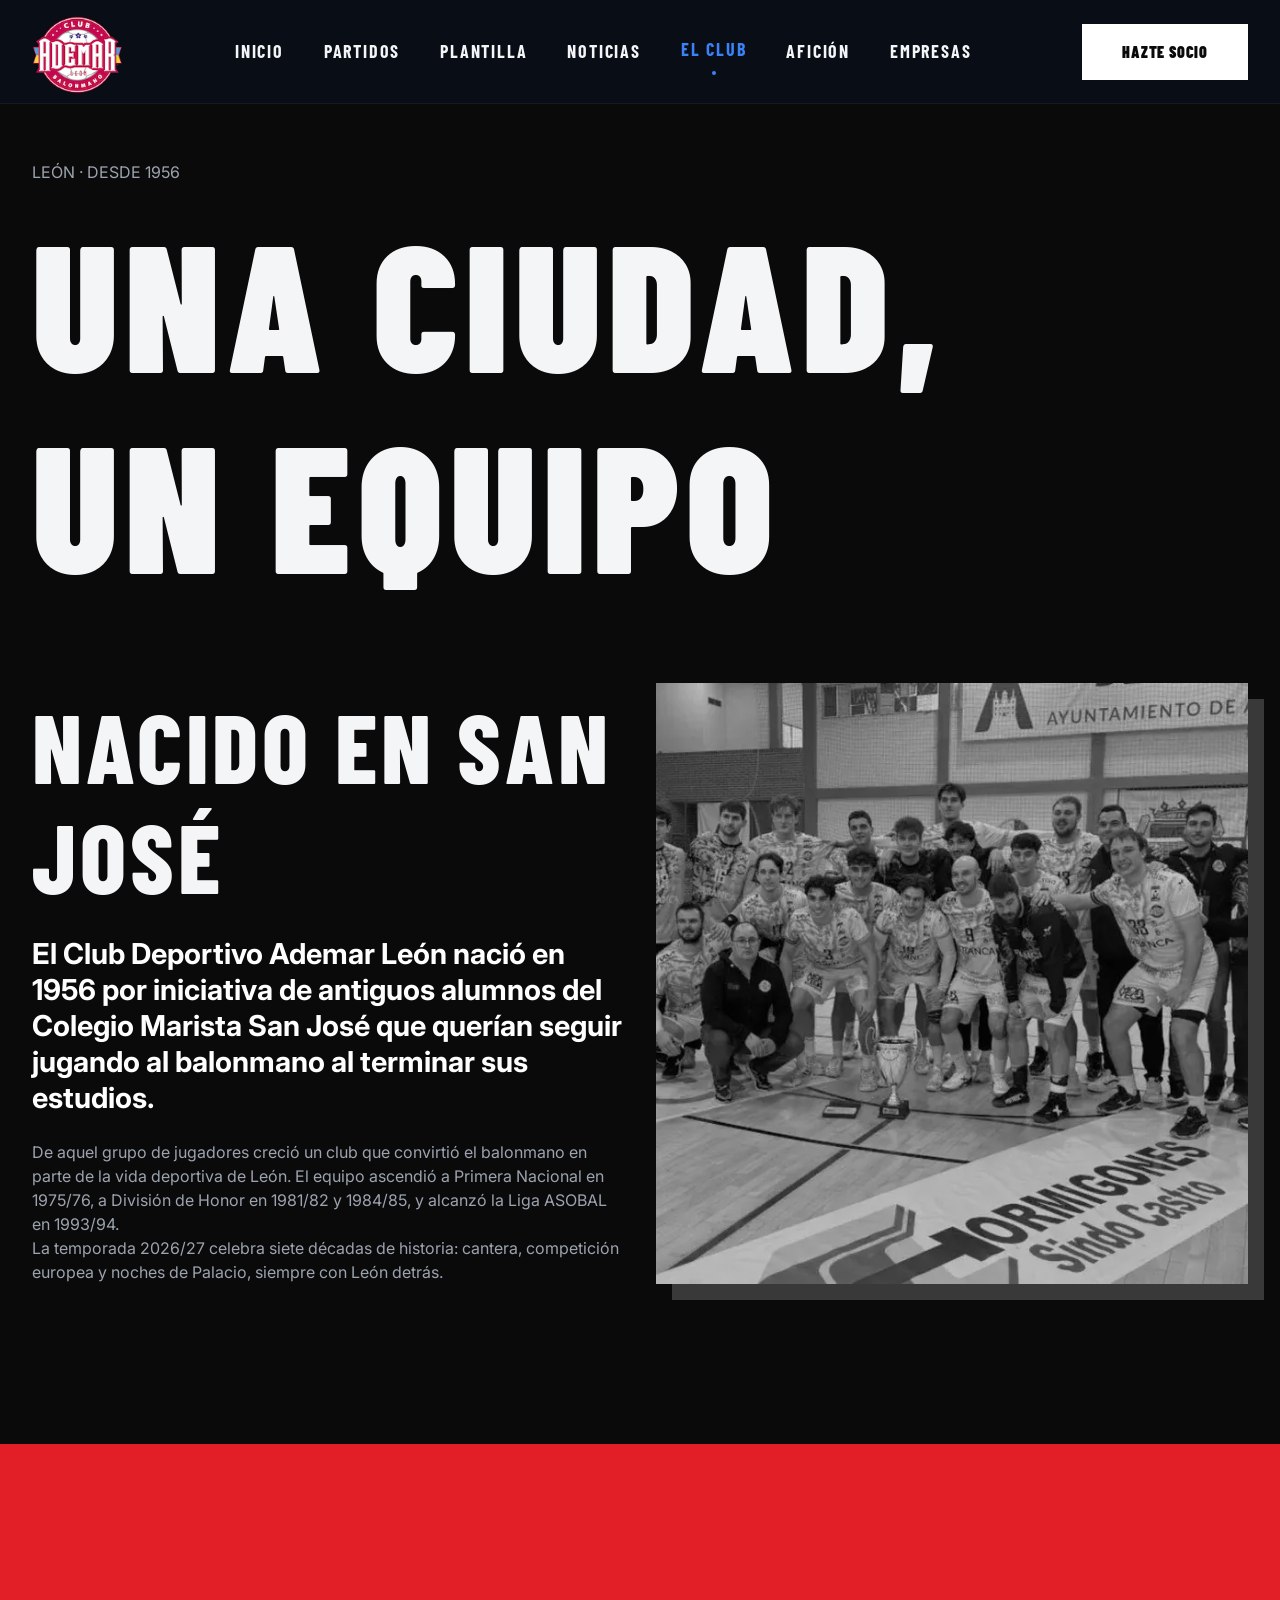
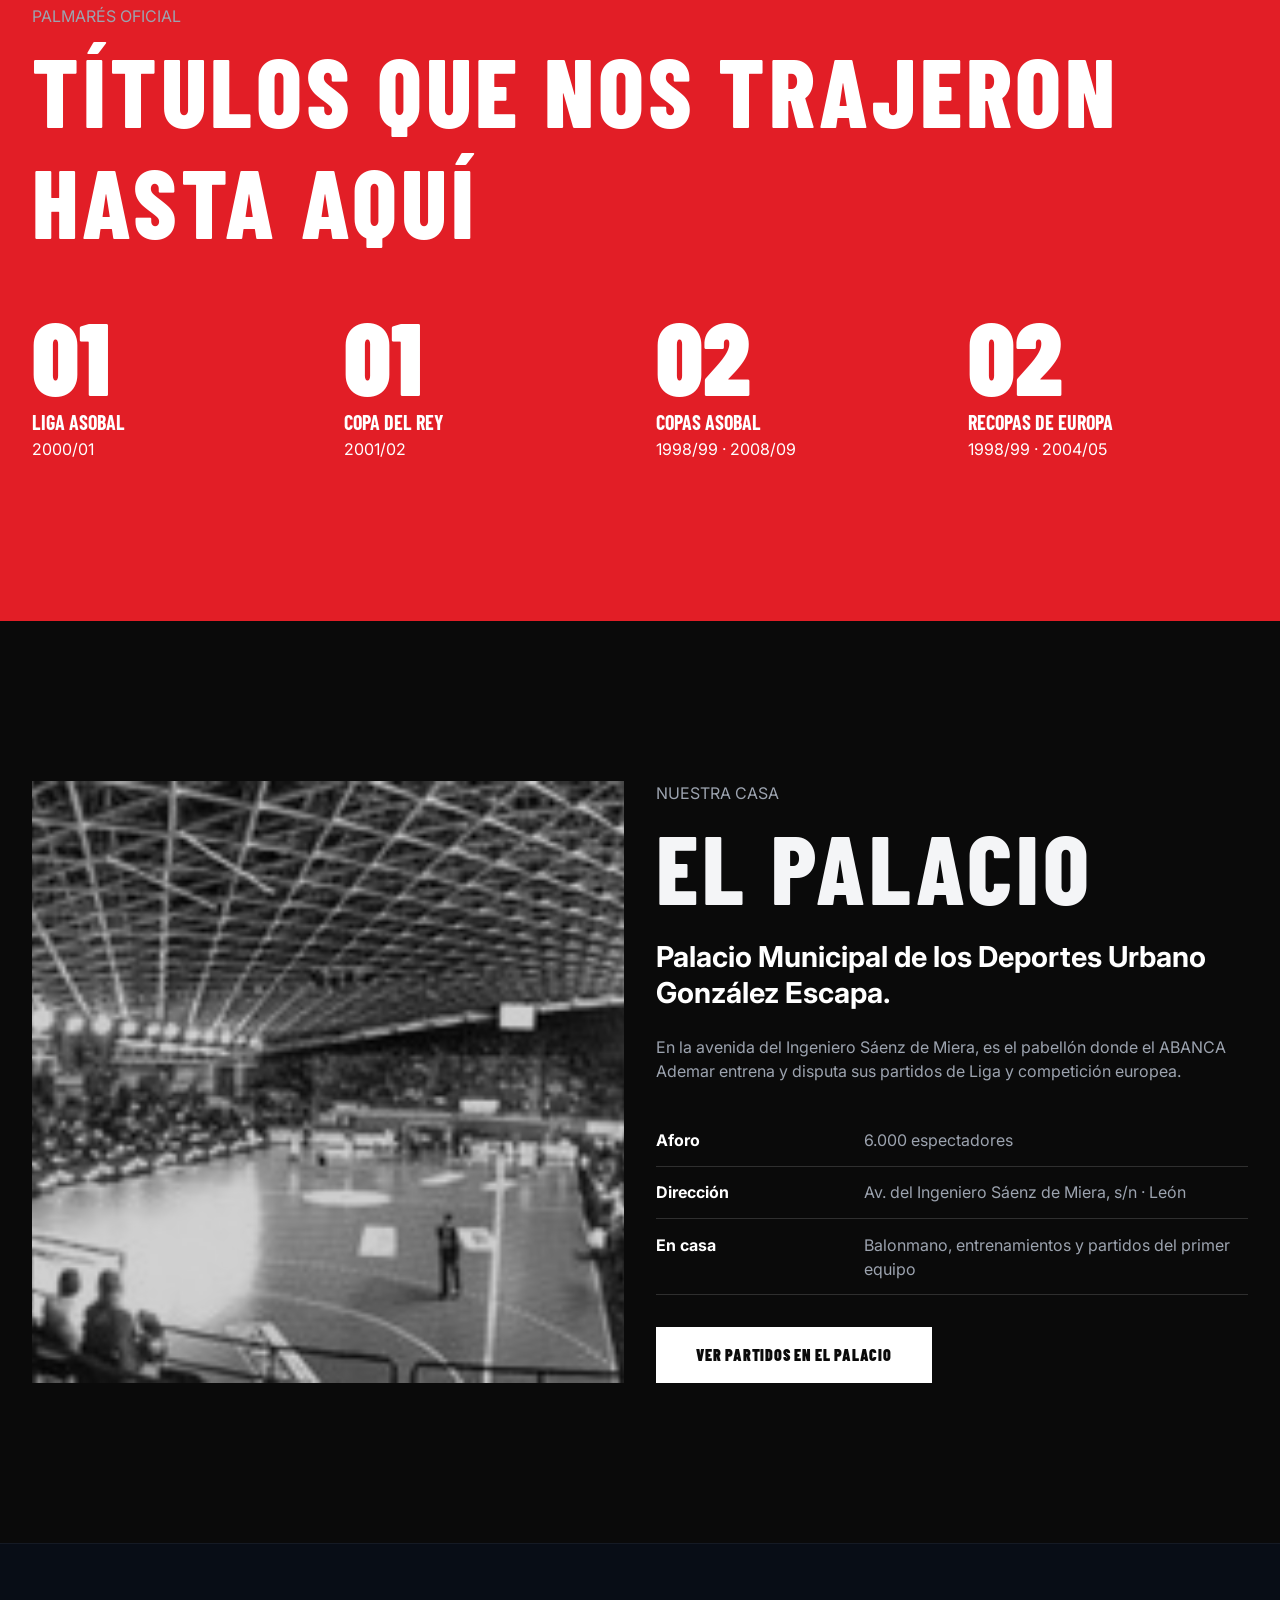
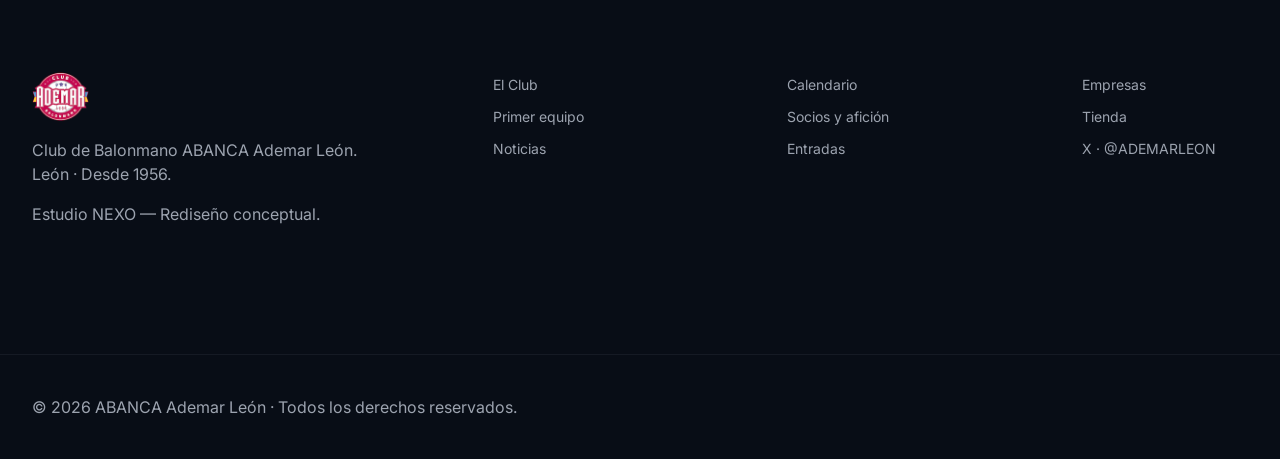
<file: club.html>
<!DOCTYPE html>
<html lang="es">
<head>
    <meta charset="UTF-8">
    <meta name="viewport" content="width=device-width, initial-scale=1.0">
    <meta name="description" content="Historia, palmarés y Palacio Municipal de los Deportes del ABANCA Ademar León.">
    <title>EL CLUB | ABANCA ADEMAR LEÓN</title>
    <link rel="preconnect" href="https://fonts.googleapis.com">
    <link rel="preconnect" href="https://fonts.gstatic.com" crossorigin>
    <link href="https://fonts.googleapis.com/css2?family=Barlow+Condensed:ital,wght@0,900;1,900&family=Inter:wght@400;700;900&display=swap" rel="stylesheet">
    <link rel="stylesheet" href="css/main.css">
    <link rel="stylesheet" href="css/components.css">
    <link rel="stylesheet" href="css/responsive.css">
    <link rel="stylesheet" href="css/elite.css">
</head>
<body class="elite-mode">
    <header class="site-header">
        <div class="header-container">
            <a href="index.html" class="logo-link" aria-label="ABANCA Ademar León, inicio">
                <img src="assets/images/logo.png" alt="Escudo del ABANCA Ademar León" class="site-logo">
            </a>
            <button class="mobile-menu-toggle" type="button" aria-controls="main-navigation" aria-expanded="false" aria-label="Abrir menú de navegación">
                <span class="menu-icon" aria-hidden="true"></span>
            </button>
            <nav class="main-nav" id="main-navigation" aria-label="Navegación principal">
                <ul class="nav-list">
                    <li><a href="index.html">Inicio</a></li>
                    <li><a href="partidos.html">Partidos</a></li>
                    <li><a href="plantilla-equipo.html">Plantilla</a></li>
                    <li><a href="noticias.html">Noticias</a></li>
                    <li><a href="club.html" class="is-active" aria-current="page">El Club</a></li>
                    <li><a href="aficion.html">Afición</a></li>
                    <li><a href="empresas.html">Empresas</a></li>
                </ul>
            </nav>
            <div class="header-actions">
                <a href="aficion.html#alta-socio" class="btn-elite">Hazte socio</a>
            </div>
        </div>
    </header>

    <main>
        <section class="section-padding">
            <div class="section-container">
                <p class="tag-red">LEÓN · DESDE 1956</p>
                <h1 class="text-huge">UNA CIUDAD,<br>UN EQUIPO</h1>
                <div class="magazine-grid mt-xl">
                    <div class="span-6">
                        <div class="elite-text-box">
                            <h2 class="text-title mb-sm">NACIDO EN SAN JOSÉ</h2>
                            <p class="lead-elite">El Club Deportivo Ademar León nació en 1956 por iniciativa de antiguos alumnos del Colegio Marista San José que querían seguir jugando al balonmano al terminar sus estudios.</p>
                            <p>De aquel grupo de jugadores creció un club que convirtió el balonmano en parte de la vida deportiva de León. El equipo ascendió a Primera Nacional en 1975/76, a División de Honor en 1981/82 y 1984/85, y alcanzó la Liga ASOBAL en 1993/94.</p>
                            <p>La temporada 2026/27 celebra siete décadas de historia: cantera, competición europea y noches de Palacio, siempre con León detrás.</p>
                        </div>
                    </div>
                    <div class="span-6">
                        <img src="assets/images/levantando-trofeo.webp" alt="Celebración de un título del ABANCA Ademar León" class="img-elite shadow-elite">
                    </div>
                </div>
            </div>
        </section>

        <section class="section-padding bg-red" aria-labelledby="honours-title">
            <div class="section-container">
                <p class="tag-red">PALMARÉS OFICIAL</p>
                <h2 class="text-title text-white" id="honours-title">TÍTULOS QUE NOS TRAJERON HASTA AQUÍ</h2>
                <div class="trophy-row">
                    <article class="trophy">
                        <span class="count">01</span>
                        <span class="label">LIGA ASOBAL</span>
                        <p class="text-white">2000/01</p>
                    </article>
                    <article class="trophy">
                        <span class="count">01</span>
                        <span class="label">COPA DEL REY</span>
                        <p class="text-white">2001/02</p>
                    </article>
                    <article class="trophy">
                        <span class="count">02</span>
                        <span class="label">COPAS ASOBAL</span>
                        <p class="text-white">1998/99 · 2008/09</p>
                    </article>
                    <article class="trophy">
                        <span class="count">02</span>
                        <span class="label">RECOPAS DE EUROPA</span>
                        <p class="text-white">1998/99 · 2004/05</p>
                    </article>
                </div>
            </div>
        </section>

        <section class="section-padding" aria-labelledby="palace-title">
            <div class="section-container">
                <div class="magazine-grid palace-grid">
                    <div class="span-6">
                        <img src="assets/images/palacio-deportes.jpg" alt="Exterior del Palacio Municipal de los Deportes de León" class="img-elite">
                    </div>
                    <div class="span-6">
                        <p class="tag-red">NUESTRA CASA</p>
                        <h2 class="text-title" id="palace-title">EL PALACIO</h2>
                        <p class="lead-elite">Palacio Municipal de los Deportes Urbano González Escapa.</p>
                        <p>En la avenida del Ingeniero Sáenz de Miera, es el pabellón donde el ABANCA Ademar entrena y disputa sus partidos de Liga y competición europea.</p>
                        <dl class="venue-facts">
                            <div><dt>Aforo</dt><dd>6.000 espectadores</dd></div>
                            <div><dt>Dirección</dt><dd>Av. del Ingeniero Sáenz de Miera, s/n · León</dd></div>
                            <div><dt>En casa</dt><dd>Balonmano, entrenamientos y partidos del primer equipo</dd></div>
                        </dl>
                        <a class="btn-elite" href="partidos.html">Ver partidos en el Palacio</a>
                    </div>
                </div>
            </div>
        </section>
    </main>

    <footer class="site-footer">
        <div class="footer-container">
            <div class="footer-brand">
                <a href="index.html" aria-label="Volver al inicio" class="footer-logo-link">
                    <img src="assets/images/logo.png" alt="ABANCA Ademar León" class="footer-logo">
                </a>
                <p>Club de Balonmano ABANCA Ademar León.<br>León · Desde 1956.</p>
                <p>Estudio NEXO — Rediseño conceptual.</p>
            </div>
            <ul class="footer-list">
                <li><a href="club.html">El Club</a></li>
                <li><a href="plantilla-equipo.html">Primer equipo</a></li>
                <li><a href="noticias.html">Noticias</a></li>
            </ul>
            <ul class="footer-list">
                <li><a href="partidos.html">Calendario</a></li>
                <li><a href="aficion.html">Socios y afición</a></li>
                <li><a href="entradas.html">Entradas</a></li>
            </ul>
            <ul class="footer-list">
                <li><a href="empresas.html">Empresas</a></li>
                <li><a href="tienda.html">Tienda</a></li>
                <li><a href="https://twitter.com/ADEMARLEON" target="_blank" rel="noopener noreferrer">X · @ADEMARLEON</a></li>
            </ul>
        </div>
        <div class="footer-bottom">
            <p>© <span data-current-year>2026</span> ABANCA Ademar León · Todos los derechos reservados.</p>
        </div>
    </footer>

    <style>
        .mt-xl { margin-top: 5rem; }
        .mb-sm { margin-bottom: 1.5rem; }
        .lead-elite { font-size: clamp(1.25rem, 2.4vw, 1.8rem); font-weight: 700; color: var(--color-white); margin-bottom: 1.5rem; line-height: 1.25; }
        .img-elite { width: 100%; height: 100%; min-height: 20rem; object-fit: cover; filter: grayscale(1) brightness(0.82); }
        .shadow-elite { box-shadow: 16px 16px 0 var(--color-blue); }
        .bg-red { background: var(--color-red); }
        .trophy-row { display: grid; grid-template-columns: repeat(4, minmax(0, 1fr)); gap: 2rem; margin-top: 3rem; }
        .trophy { display: flex; flex-direction: column; }
        .trophy .count { font-family: var(--font-display); font-size: clamp(4rem, 8vw, 7rem); font-weight: 900; line-height: 1; }
        .trophy .label { font-family: var(--font-display); font-size: 1.25rem; font-weight: 700; }
        .venue-facts { margin: 2rem 0; }
        .venue-facts div { display: grid; grid-template-columns: minmax(7rem, 1fr) 2fr; gap: 1rem; padding: 0.85rem 0; border-bottom: 1px solid rgba(255,255,255,0.15); }
        .venue-facts dt { font-weight: 700; color: var(--color-white); }
        .venue-facts dd { color: var(--color-text-muted); }
        @media(max-width: 900px) { .span-6 { grid-column: span 12; } .trophy-row { grid-template-columns: repeat(2, minmax(0, 1fr)); } .shadow-elite { box-shadow: 10px 10px 0 var(--color-blue); margin-top: 2rem; } }
        @media(max-width: 480px) { .trophy-row { grid-template-columns: 1fr; } .venue-facts div { grid-template-columns: 1fr; gap: 0.25rem; } }
    </style>
    <script src="js/data-fallback.js" defer></script>
    <script src="js/main.js" defer></script>
</body>
</html>
</file>
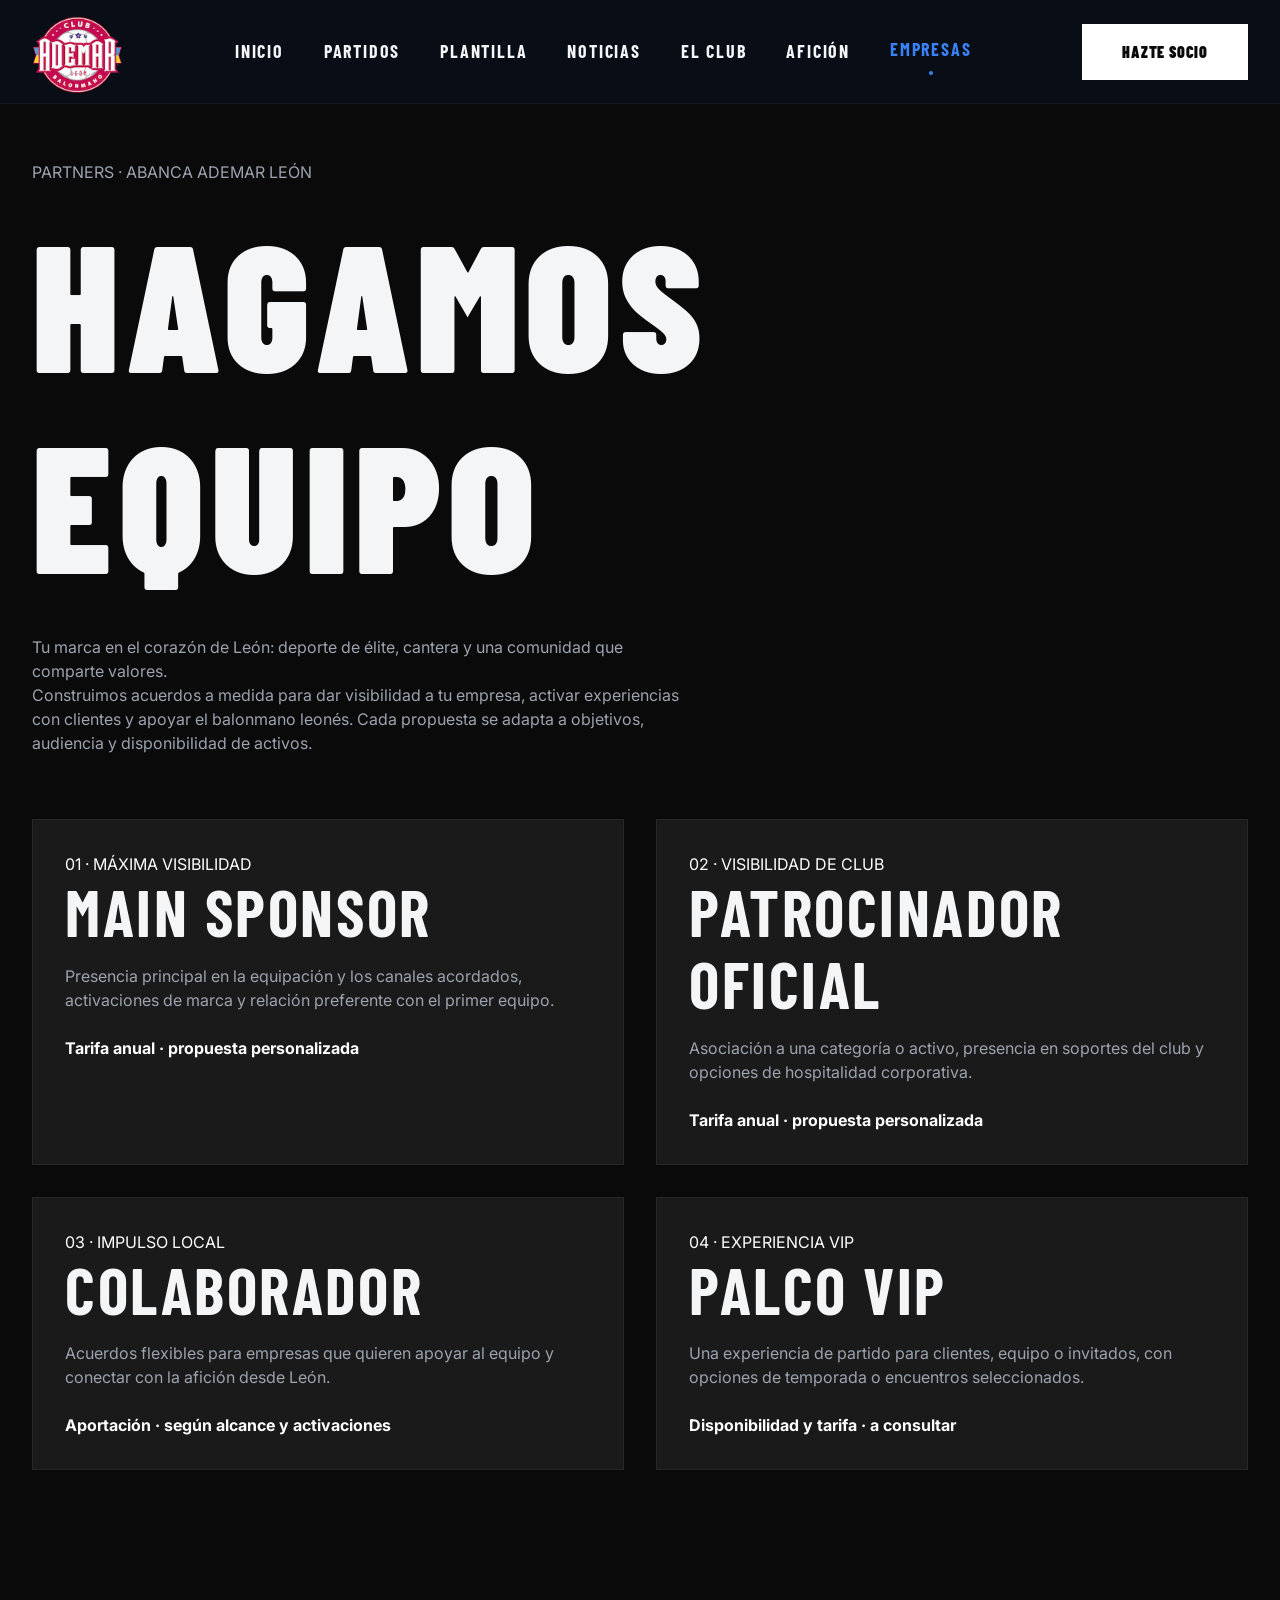
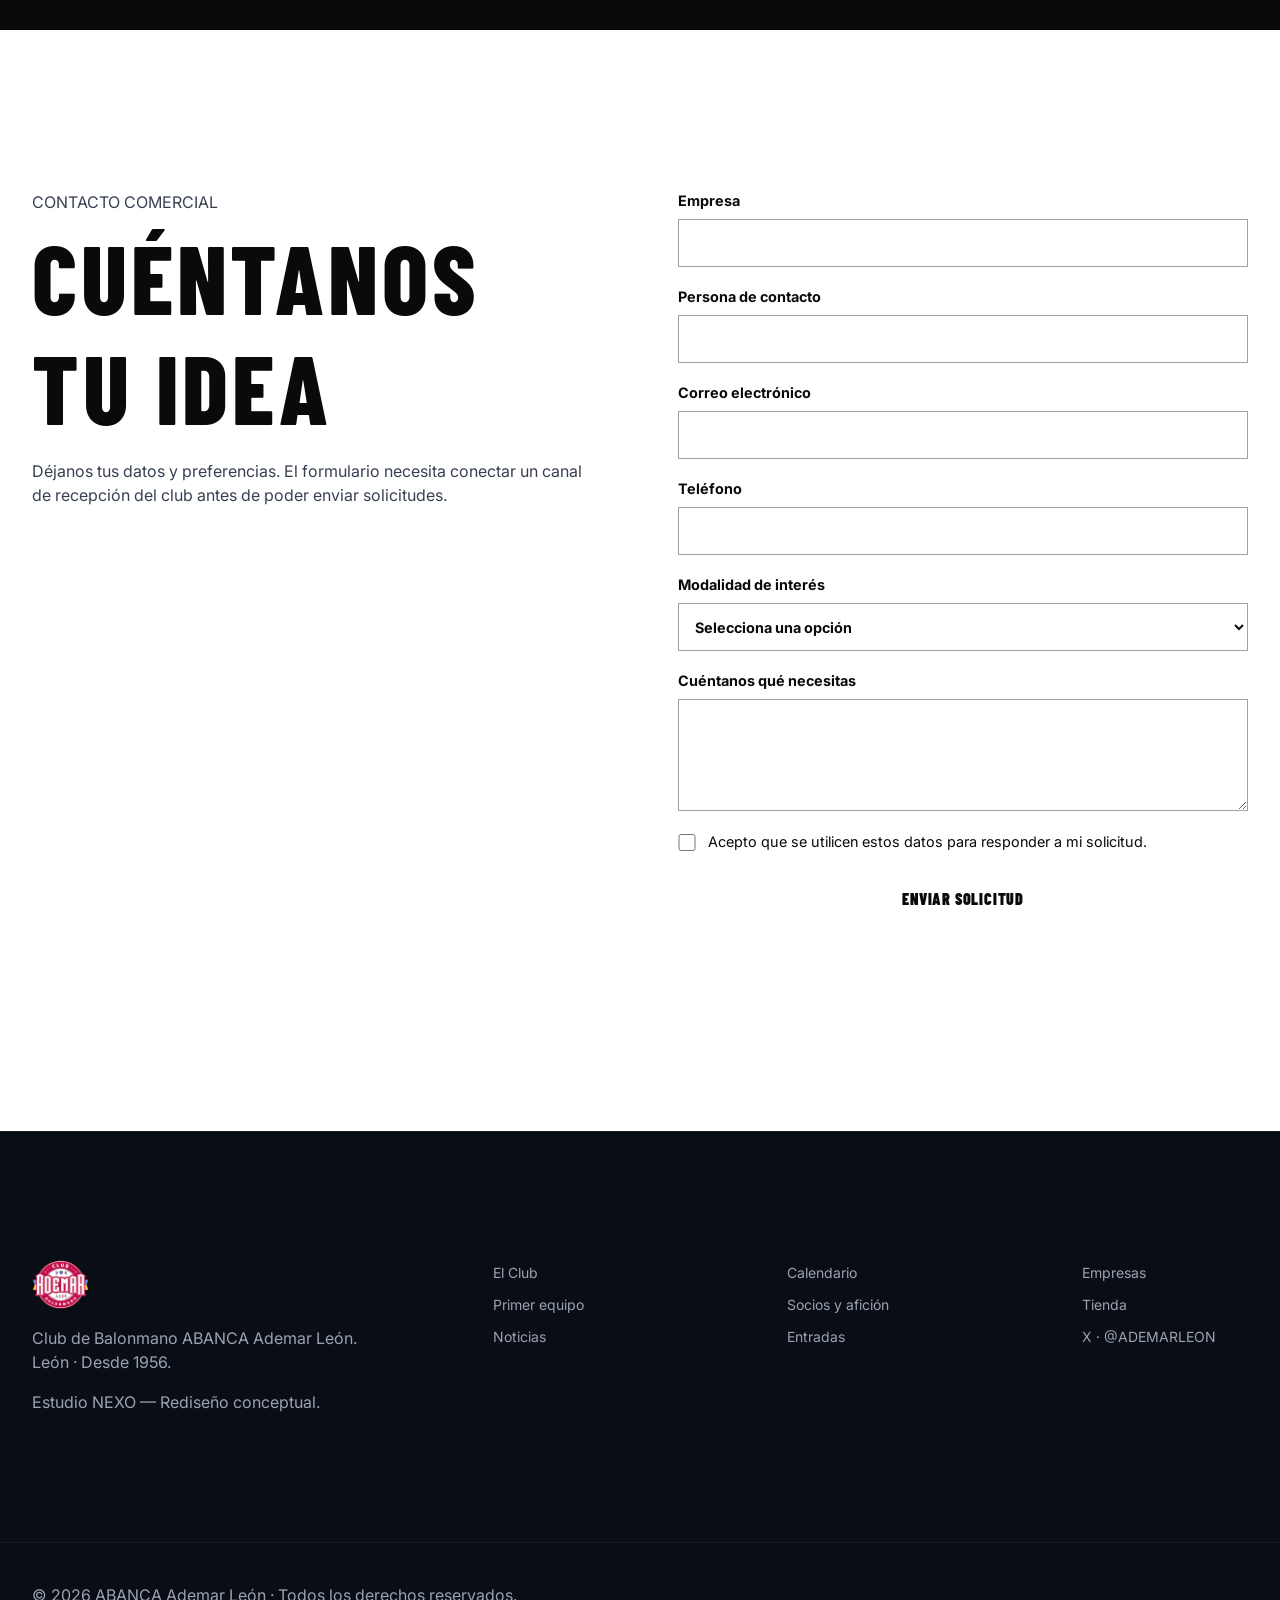
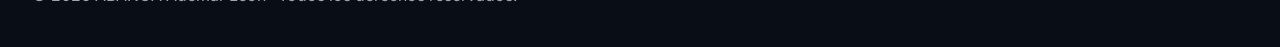
<file: empresas.html>
<!DOCTYPE html>
<html lang="es">
<head>
    <meta charset="UTF-8">
    <meta name="viewport" content="width=device-width, initial-scale=1.0">
    <meta name="description" content="Conecta tu marca con el ABANCA Ademar León y su comunidad.">
    <title>EMPRESAS | ABANCA ADEMAR LEÓN</title>
    <link rel="stylesheet" href="css/main.css">
    <link rel="stylesheet" href="css/components.css">
    <link rel="stylesheet" href="css/responsive.css">
    <link rel="stylesheet" href="css/elite.css">
</head>
<body class="elite-mode">
    <header class="site-header">
        <div class="header-container">
            <a href="index.html" class="logo-link" aria-label="ABANCA Ademar León, inicio"><img src="assets/images/logo.png" alt="Escudo del ABANCA Ademar León" class="site-logo"></a>
            <button class="mobile-menu-toggle" type="button" aria-controls="main-navigation" aria-expanded="false" aria-label="Abrir menú de navegación"><span class="menu-icon" aria-hidden="true"></span></button>
            <nav class="main-nav" id="main-navigation" aria-label="Navegación principal"><ul class="nav-list"><li><a href="index.html">Inicio</a></li><li><a href="partidos.html">Partidos</a></li><li><a href="plantilla-equipo.html">Plantilla</a></li><li><a href="noticias.html">Noticias</a></li><li><a href="club.html">El Club</a></li><li><a href="aficion.html">Afición</a></li><li><a href="empresas.html" class="is-active" aria-current="page">Empresas</a></li></ul></nav>
            <div class="header-actions"><a href="aficion.html#alta-socio" class="btn-elite">Hazte socio</a></div>
        </div>
    </header>
    <main>
        <section class="section-padding">
            <div class="section-container">
                <p class="tag-red">PARTNERS · ABANCA ADEMAR LEÓN</p>
                <h1 class="text-huge">HAGAMOS<br> EQUIPO</h1>
                <div class="business-intro">
                    <p class="lead-elite">Tu marca en el corazón de León: deporte de élite, cantera y una comunidad que comparte valores.</p>
                    <p>Construimos acuerdos a medida para dar visibilidad a tu empresa, activar experiencias con clientes y apoyar el balonmano leonés. Cada propuesta se adapta a objetivos, audiencia y disponibilidad de activos.</p>
                </div>
                <div class="magazine-grid sponsor-tiers">
                    <article class="span-6 card-elite"><span class="tag-red">01 · MÁXIMA VISIBILIDAD</span><h2 class="text-title-sm">MAIN SPONSOR</h2><p>Presencia principal en la equipación y los canales acordados, activaciones de marca y relación preferente con el primer equipo.</p><p class="sponsor-rate">Tarifa anual · propuesta personalizada</p></article>
                    <article class="span-6 card-elite"><span class="tag-red">02 · VISIBILIDAD DE CLUB</span><h2 class="text-title-sm">PATROCINADOR OFICIAL</h2><p>Asociación a una categoría o activo, presencia en soportes del club y opciones de hospitalidad corporativa.</p><p class="sponsor-rate">Tarifa anual · propuesta personalizada</p></article>
                    <article class="span-6 card-elite"><span class="tag-red">03 · IMPULSO LOCAL</span><h2 class="text-title-sm">COLABORADOR</h2><p>Acuerdos flexibles para empresas que quieren apoyar al equipo y conectar con la afición desde León.</p><p class="sponsor-rate">Aportación · según alcance y activaciones</p></article>
                    <article class="span-6 card-elite"><span class="tag-red">04 · EXPERIENCIA VIP</span><h2 class="text-title-sm">PALCO VIP</h2><p>Una experiencia de partido para clientes, equipo o invitados, con opciones de temporada o encuentros seleccionados.</p><p class="sponsor-rate">Disponibilidad y tarifa · a consultar</p></article>
                </div>
            </div>
        </section>
        <section class="section-padding bg-white" aria-labelledby="lead-title">
            <div class="section-container business-form-layout">
                <div><p class="tag-red">CONTACTO COMERCIAL</p><h2 class="text-title" id="lead-title">CUÉNTANOS<br>TU IDEA</h2><p>Déjanos tus datos y preferencias. El formulario necesita conectar un canal de recepción del club antes de poder enviar solicitudes.</p></div>
                <form class="local-form" method="post" data-local-form="lead">
                    <label>Empresa<input name="empresa" autocomplete="organization" required></label>
                    <label>Persona de contacto<input name="contacto" autocomplete="name" required></label>
                    <label>Correo electrónico<input name="email" type="email" autocomplete="email" required></label>
                    <label>Teléfono<input name="telefono" type="tel" autocomplete="tel"></label>
                    <label>Modalidad de interés<select name="modalidad" required><option value="">Selecciona una opción</option><option>Main Sponsor</option><option>Patrocinador Oficial</option><option>Colaborador</option><option>Palco VIP</option></select></label>
                    <label>Cuéntanos qué necesitas<textarea name="mensaje" rows="4"></textarea></label>
                    <label class="checkbox-label"><input type="checkbox" name="privacidad" required> Acepto que se utilicen estos datos para responder a mi solicitud.</label>
                    <button class="btn-elite" type="submit">Enviar solicitud</button>
                    <p class="form-feedback" data-form-feedback role="status" aria-live="polite"></p>
                </form>
            </div>
        </section>
    </main>
    <footer class="site-footer">
        <div class="footer-container"><div class="footer-brand"><a href="index.html" class="footer-logo-link" aria-label="Volver al inicio"><img src="assets/images/logo.png" alt="ABANCA Ademar León" class="footer-logo"></a><p>Club de Balonmano ABANCA Ademar León.<br>León · Desde 1956.</p><p>Estudio NEXO — Rediseño conceptual.</p></div>
            <ul class="footer-list"><li><a href="club.html">El Club</a></li><li><a href="plantilla-equipo.html">Primer equipo</a></li><li><a href="noticias.html">Noticias</a></li></ul><ul class="footer-list"><li><a href="partidos.html">Calendario</a></li><li><a href="aficion.html">Socios y afición</a></li><li><a href="entradas.html">Entradas</a></li></ul><ul class="footer-list"><li><a href="empresas.html">Empresas</a></li><li><a href="tienda.html">Tienda</a></li><li><a href="https://twitter.com/ADEMARLEON" target="_blank" rel="noopener noreferrer">X · @ADEMARLEON</a></li></ul>
        </div><div class="footer-bottom"><p>© <span data-current-year>2026</span> ABANCA Ademar León · Todos los derechos reservados.</p></div>
    </footer>
    <script src="js/data-fallback.js" defer></script><script src="js/main.js" defer></script>
</body>
</html>
</file>
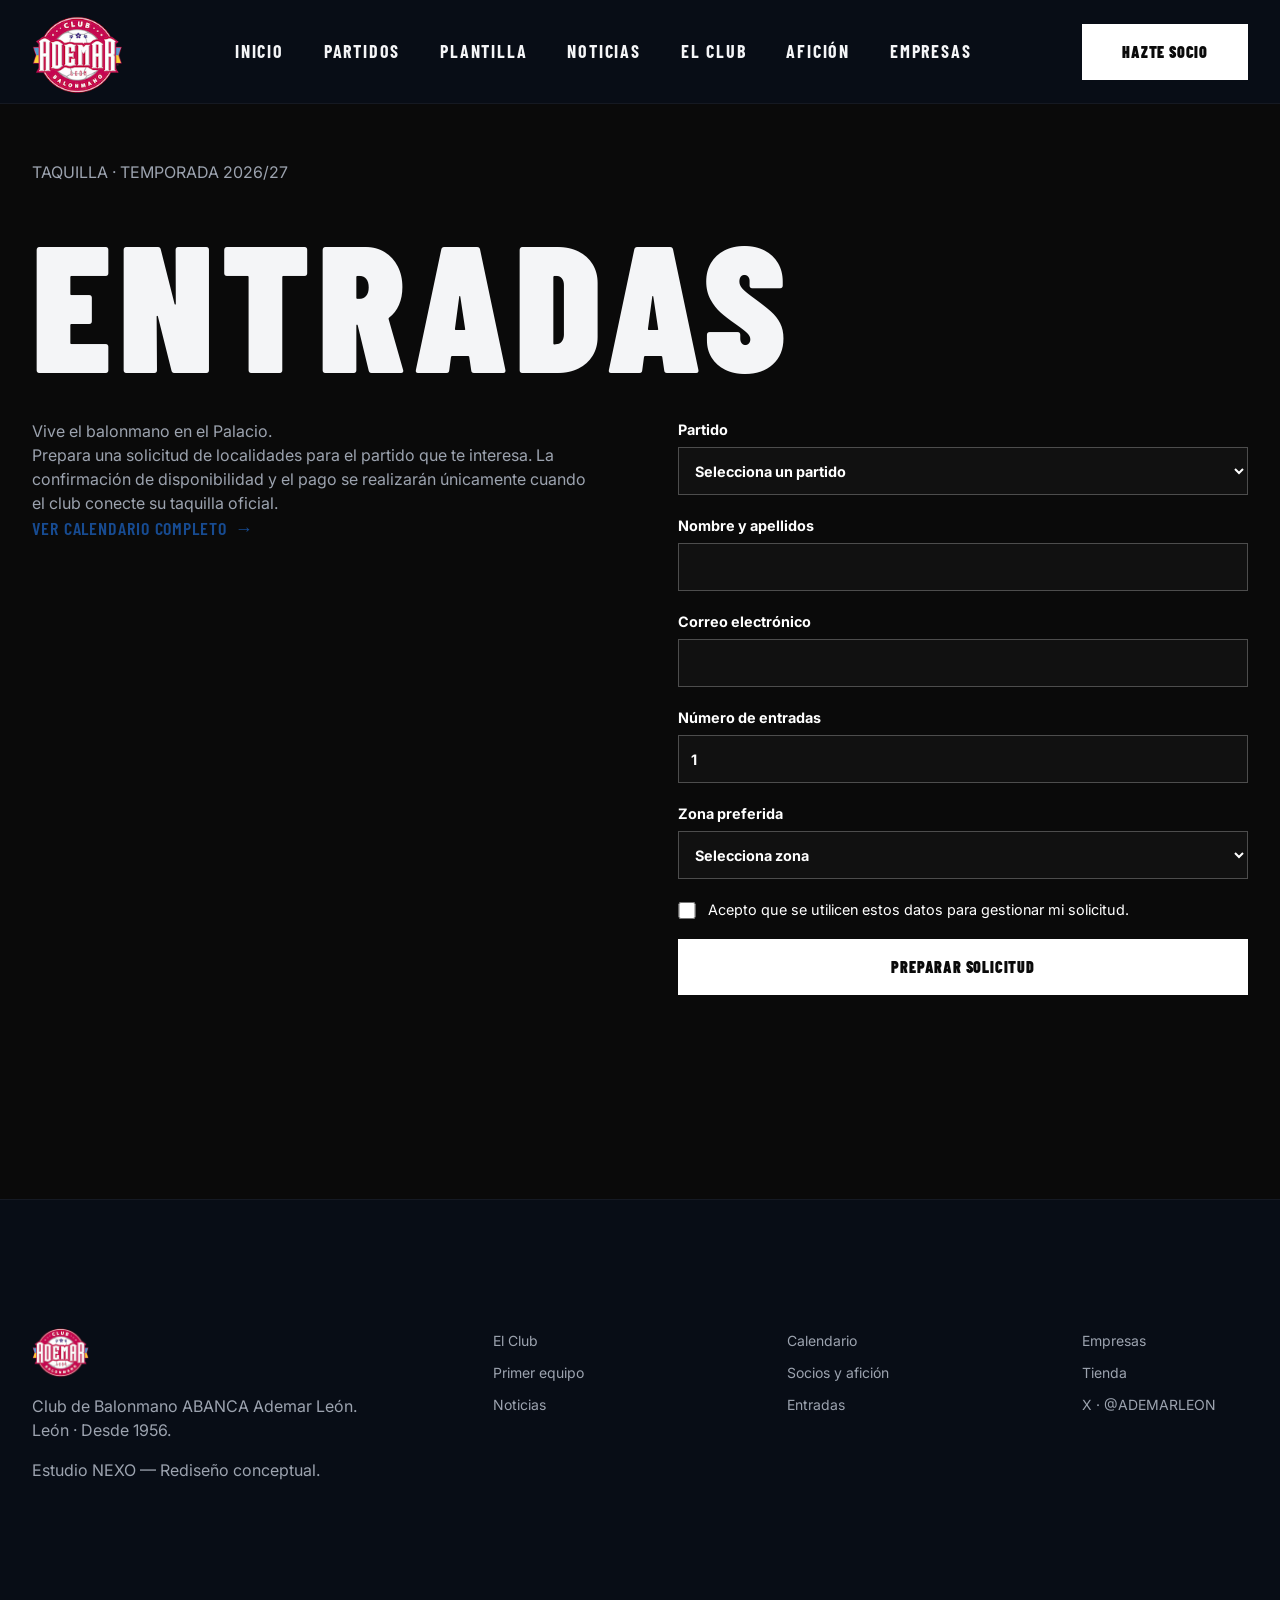
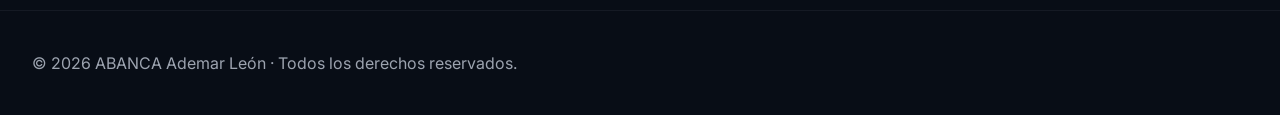
<file: entradas.html>
<!DOCTYPE html>
<html lang="es">
<head>
    <meta charset="UTF-8">
    <meta name="viewport" content="width=device-width, initial-scale=1.0">
    <meta name="description" content="Consulta partidos y prepara tu solicitud de entradas del ABANCA Ademar León.">
    <title>ENTRADAS | ABANCA ADEMAR LEÓN</title>
    <link rel="stylesheet" href="css/main.css"><link rel="stylesheet" href="css/components.css"><link rel="stylesheet" href="css/responsive.css"><link rel="stylesheet" href="css/elite.css">
</head>
<body class="elite-mode">
    <header class="site-header"><div class="header-container">
        <a href="index.html" class="logo-link" aria-label="ABANCA Ademar León, inicio"><img src="assets/images/logo.png" alt="Escudo del ABANCA Ademar León" class="site-logo"></a>
        <button class="mobile-menu-toggle" type="button" aria-controls="main-navigation" aria-expanded="false" aria-label="Abrir menú de navegación"><span class="menu-icon" aria-hidden="true"></span></button>
        <nav class="main-nav" id="main-navigation" aria-label="Navegación principal"><ul class="nav-list"><li><a href="index.html">Inicio</a></li><li><a href="partidos.html">Partidos</a></li><li><a href="plantilla-equipo.html">Plantilla</a></li><li><a href="noticias.html">Noticias</a></li><li><a href="club.html">El Club</a></li><li><a href="aficion.html">Afición</a></li><li><a href="empresas.html">Empresas</a></li></ul></nav>
        <div class="header-actions"><a href="aficion.html#alta-socio" class="btn-elite">Hazte socio</a></div>
    </div></header>
    <main class="section-padding"><div class="section-container">
        <p class="tag-red">TAQUILLA · TEMPORADA 2026/27</p><h1 class="text-huge">ENTRADAS</h1>
        <div class="ticket-layout">
            <div><p class="lead-elite">Vive el balonmano en el Palacio.</p><p>Prepara una solicitud de localidades para el partido que te interesa. La confirmación de disponibilidad y el pago se realizarán únicamente cuando el club conecte su taquilla oficial.</p><a class="view-all-link" href="partidos.html">Ver calendario completo <span aria-hidden="true">→</span></a></div>
            <form class="local-form" method="post" data-local-form="ticket">
                <label>Partido<select name="partido" data-ticket-match required><option value="">Cargando partidos…</option></select></label>
                <label>Nombre y apellidos<input name="nombre" autocomplete="name" required></label>
                <label>Correo electrónico<input name="email" type="email" autocomplete="email" required></label>
                <label>Número de entradas<input name="cantidad" type="number" min="1" max="10" value="1" required></label>
                <label>Zona preferida<select name="zona" required><option value="">Selecciona zona</option><option>Tribuna</option><option>Preferencia</option><option>Grada numerada</option><option>Fondo</option></select></label>
                <label class="checkbox-label"><input type="checkbox" name="privacidad" required> Acepto que se utilicen estos datos para gestionar mi solicitud.</label>
                <button class="btn-elite" type="submit">Preparar solicitud</button><p class="form-feedback" data-form-feedback role="status" aria-live="polite"></p>
            </form>
        </div>
    </div></main>
    <footer class="site-footer"><div class="footer-container"><div class="footer-brand"><a href="index.html" class="footer-logo-link" aria-label="Volver al inicio"><img src="assets/images/logo.png" alt="ABANCA Ademar León" class="footer-logo"></a><p>Club de Balonmano ABANCA Ademar León.<br>León · Desde 1956.</p><p>Estudio NEXO — Rediseño conceptual.</p></div><ul class="footer-list"><li><a href="club.html">El Club</a></li><li><a href="plantilla-equipo.html">Primer equipo</a></li><li><a href="noticias.html">Noticias</a></li></ul><ul class="footer-list"><li><a href="partidos.html">Calendario</a></li><li><a href="aficion.html">Socios y afición</a></li><li><a href="entradas.html">Entradas</a></li></ul><ul class="footer-list"><li><a href="empresas.html">Empresas</a></li><li><a href="tienda.html">Tienda</a></li><li><a href="https://twitter.com/ADEMARLEON" target="_blank" rel="noopener noreferrer">X · @ADEMARLEON</a></li></ul></div><div class="footer-bottom"><p>© <span data-current-year>2026</span> ABANCA Ademar León · Todos los derechos reservados.</p></div></footer>
    <script src="js/data-fallback.js" defer></script><script src="js/main.js" defer></script>
</body>
</html>
</file>
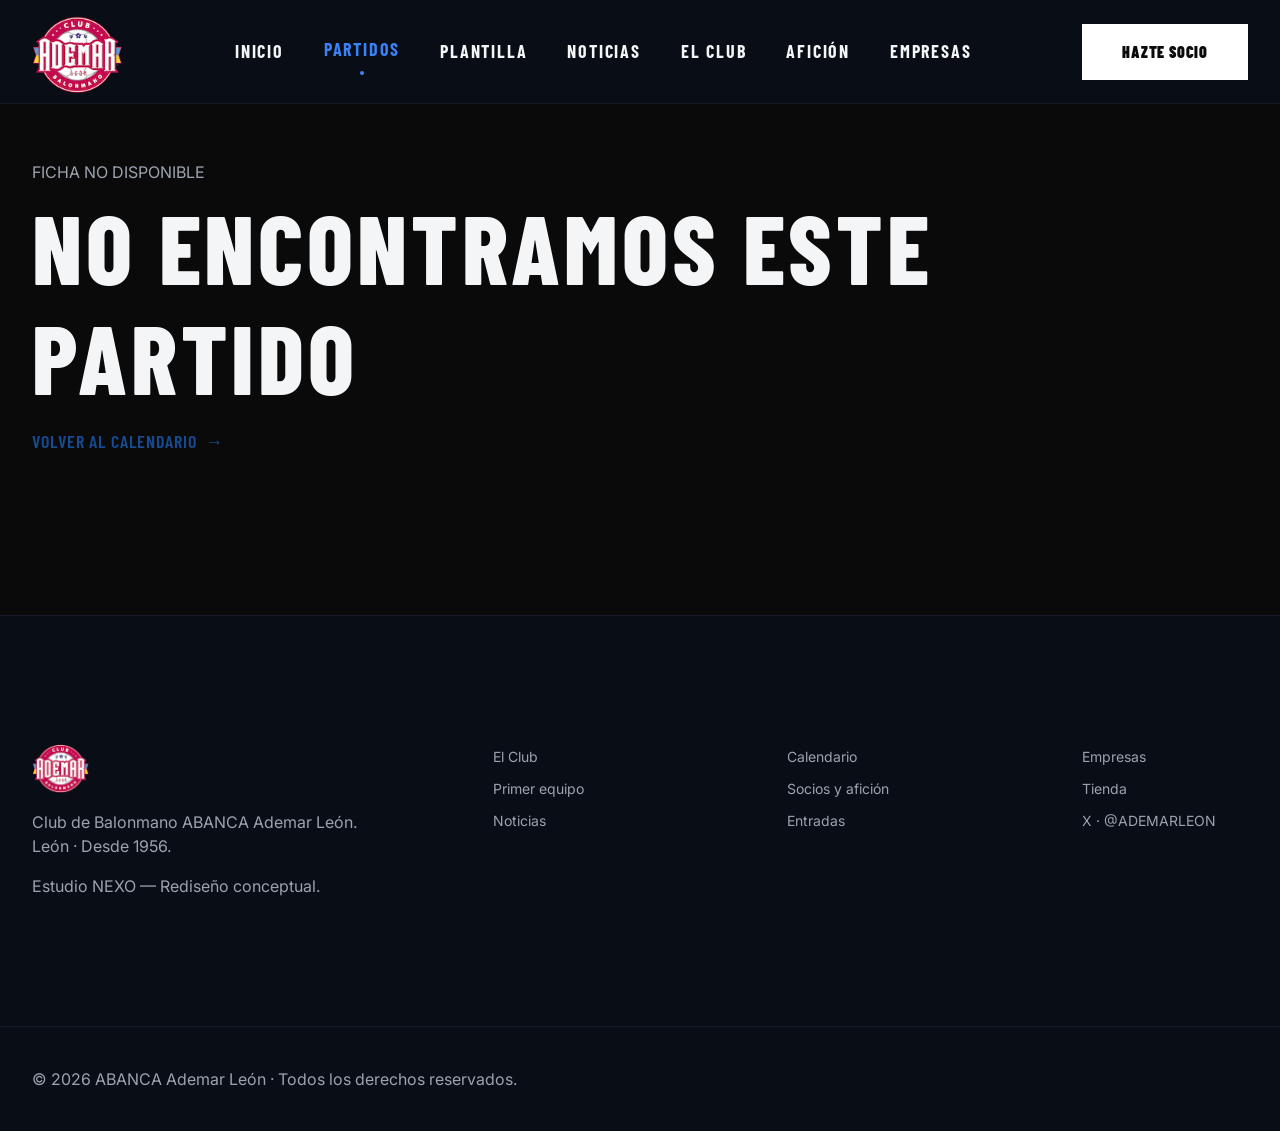
<file: ficha-partido.html>
<!DOCTYPE html>
<html lang="es">
<head>
    <meta charset="UTF-8">
    <meta name="viewport" content="width=device-width, initial-scale=1.0">
    <meta name="description" content="Marcador, crónica, acta y detalles de los partidos del ABANCA Ademar León.">
    <title>FICHA DE PARTIDO | ABANCA ADEMAR LEÓN</title>
    <link rel="stylesheet" href="css/main.css">
    <link rel="stylesheet" href="css/components.css">
    <link rel="stylesheet" href="css/responsive.css">
    <link rel="stylesheet" href="css/elite.css">
</head>
<body class="elite-mode">
    <header class="site-header">
        <div class="header-container">
            <a href="index.html" class="logo-link" aria-label="ABANCA Ademar León, inicio"><img src="assets/images/logo.png" alt="Escudo del ABANCA Ademar León" class="site-logo"></a>
            <button class="mobile-menu-toggle" type="button" aria-controls="main-navigation" aria-expanded="false" aria-label="Abrir menú de navegación"><span class="menu-icon" aria-hidden="true"></span></button>
            <nav class="main-nav" id="main-navigation" aria-label="Navegación principal">
                <ul class="nav-list"><li><a href="index.html">Inicio</a></li><li><a href="partidos.html" class="is-active" aria-current="page">Partidos</a></li><li><a href="plantilla-equipo.html">Plantilla</a></li><li><a href="noticias.html">Noticias</a></li><li><a href="club.html">El Club</a></li><li><a href="aficion.html">Afición</a></li><li><a href="empresas.html">Empresas</a></li></ul>
            </nav>
            <div class="header-actions"><a href="aficion.html#alta-socio" class="btn-elite">Hazte socio</a></div>
        </div>
    </header>
    <main class="section-padding">
        <article class="section-container match-detail" data-match-detail aria-live="polite"><p class="data-message">Cargando ficha…</p></article>
    </main>
    <footer class="site-footer">
        <div class="footer-container">
            <div class="footer-brand"><a href="index.html" class="footer-logo-link" aria-label="Volver al inicio"><img src="assets/images/logo.png" alt="ABANCA Ademar León" class="footer-logo"></a><p>Club de Balonmano ABANCA Ademar León.<br>León · Desde 1956.</p><p>Estudio NEXO — Rediseño conceptual.</p></div>
            <ul class="footer-list"><li><a href="club.html">El Club</a></li><li><a href="plantilla-equipo.html">Primer equipo</a></li><li><a href="noticias.html">Noticias</a></li></ul>
            <ul class="footer-list"><li><a href="partidos.html">Calendario</a></li><li><a href="aficion.html">Socios y afición</a></li><li><a href="entradas.html">Entradas</a></li></ul>
            <ul class="footer-list"><li><a href="empresas.html">Empresas</a></li><li><a href="tienda.html">Tienda</a></li><li><a href="https://twitter.com/ADEMARLEON" target="_blank" rel="noopener noreferrer">X · @ADEMARLEON</a></li></ul>
        </div>
        <div class="footer-bottom"><p>© <span data-current-year>2026</span> ABANCA Ademar León · Todos los derechos reservados.</p></div>
    </footer>
    <script src="js/data-fallback.js" defer></script>
    <script src="js/main.js" defer></script>
</body>
</html>
</file>
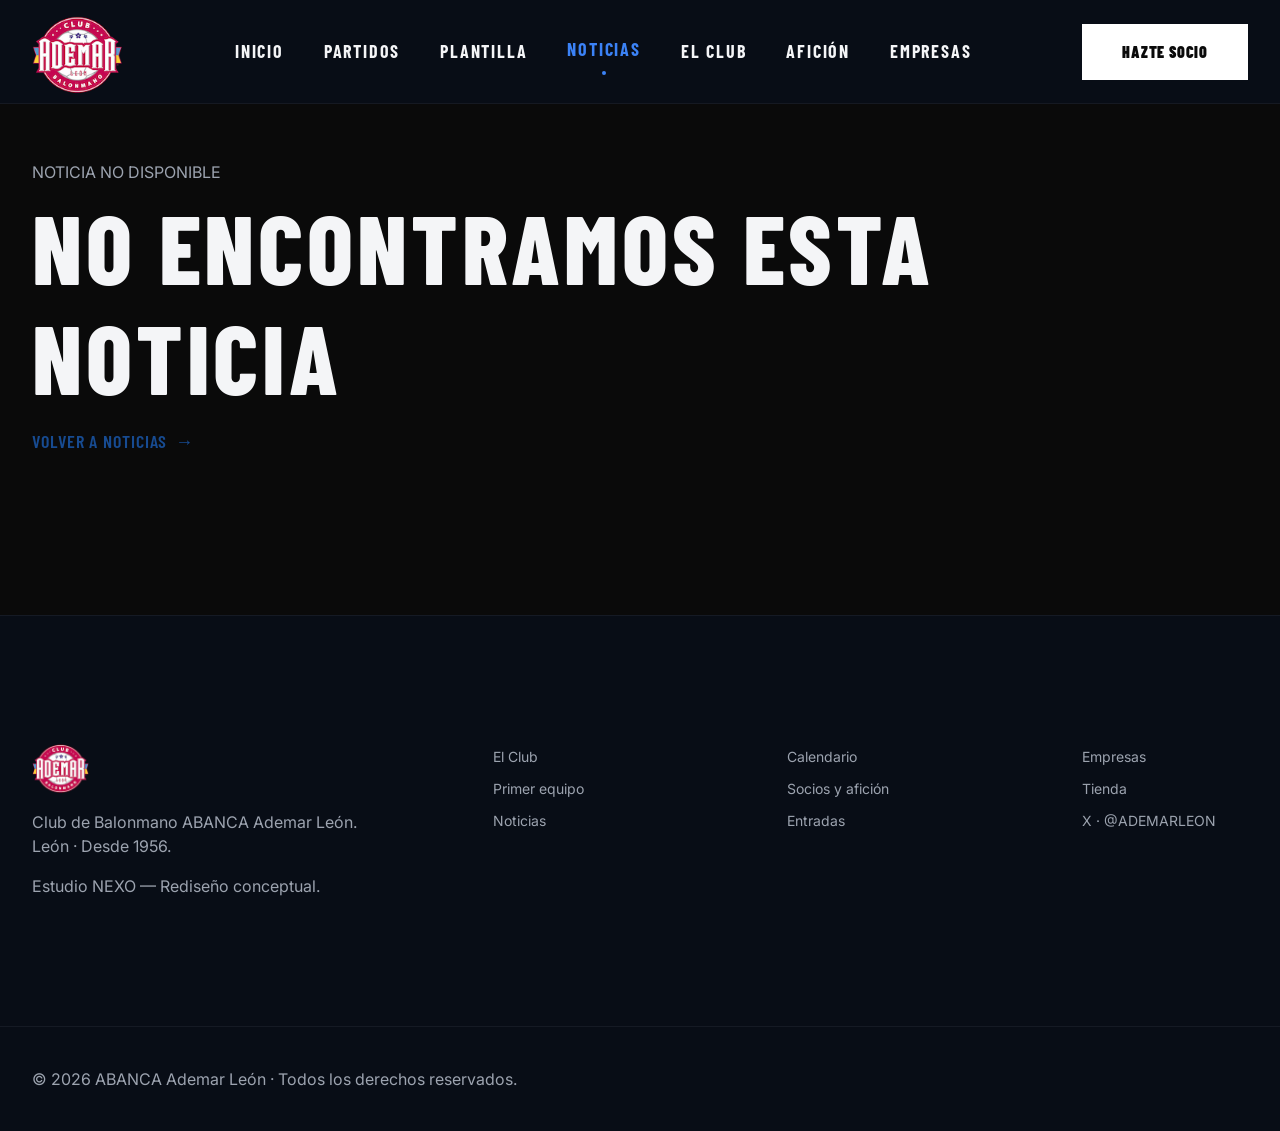
<file: noticia.html>
<!DOCTYPE html>
<html lang="es">
<head>
    <meta charset="UTF-8">
    <meta name="viewport" content="width=device-width, initial-scale=1.0">
    <meta name="description" content="Información y actualidad del ABANCA Ademar León.">
    <title>NOTICIA | ABANCA ADEMAR LEÓN</title>
    <link rel="stylesheet" href="css/main.css">
    <link rel="stylesheet" href="css/components.css">
    <link rel="stylesheet" href="css/responsive.css">
    <link rel="stylesheet" href="css/elite.css">
</head>
<body class="elite-mode">
    <header class="site-header">
        <div class="header-container">
            <a href="index.html" class="logo-link" aria-label="ABANCA Ademar León, inicio"><img src="assets/images/logo.png" alt="Escudo del ABANCA Ademar León" class="site-logo"></a>
            <button class="mobile-menu-toggle" type="button" aria-controls="main-navigation" aria-expanded="false" aria-label="Abrir menú de navegación"><span class="menu-icon" aria-hidden="true"></span></button>
            <nav class="main-nav" id="main-navigation" aria-label="Navegación principal">
                <ul class="nav-list"><li><a href="index.html">Inicio</a></li><li><a href="partidos.html">Partidos</a></li><li><a href="plantilla-equipo.html">Plantilla</a></li><li><a href="noticias.html" class="is-active" aria-current="page">Noticias</a></li><li><a href="club.html">El Club</a></li><li><a href="aficion.html">Afición</a></li><li><a href="empresas.html">Empresas</a></li></ul>
            </nav>
            <div class="header-actions"><a href="aficion.html#alta-socio" class="btn-elite">Hazte socio</a></div>
        </div>
    </header>
    <main class="section-padding">
        <article class="section-container news-detail" data-news-detail aria-live="polite"><p class="data-message">Cargando noticia…</p></article>
    </main>
    <footer class="site-footer">
        <div class="footer-container">
            <div class="footer-brand"><a href="index.html" class="footer-logo-link" aria-label="Volver al inicio"><img src="assets/images/logo.png" alt="ABANCA Ademar León" class="footer-logo"></a><p>Club de Balonmano ABANCA Ademar León.<br>León · Desde 1956.</p><p>Estudio NEXO — Rediseño conceptual.</p></div>
            <ul class="footer-list"><li><a href="club.html">El Club</a></li><li><a href="plantilla-equipo.html">Primer equipo</a></li><li><a href="noticias.html">Noticias</a></li></ul>
            <ul class="footer-list"><li><a href="partidos.html">Calendario</a></li><li><a href="aficion.html">Socios y afición</a></li><li><a href="entradas.html">Entradas</a></li></ul>
            <ul class="footer-list"><li><a href="empresas.html">Empresas</a></li><li><a href="tienda.html">Tienda</a></li><li><a href="https://twitter.com/ADEMARLEON" target="_blank" rel="noopener noreferrer">X · @ADEMARLEON</a></li></ul>
        </div>
        <div class="footer-bottom"><p>© <span data-current-year>2026</span> ABANCA Ademar León · Todos los derechos reservados.</p></div>
    </footer>
    <script src="js/data-fallback.js" defer></script>
    <script src="js/main.js" defer></script>
</body>
</html>
</file>
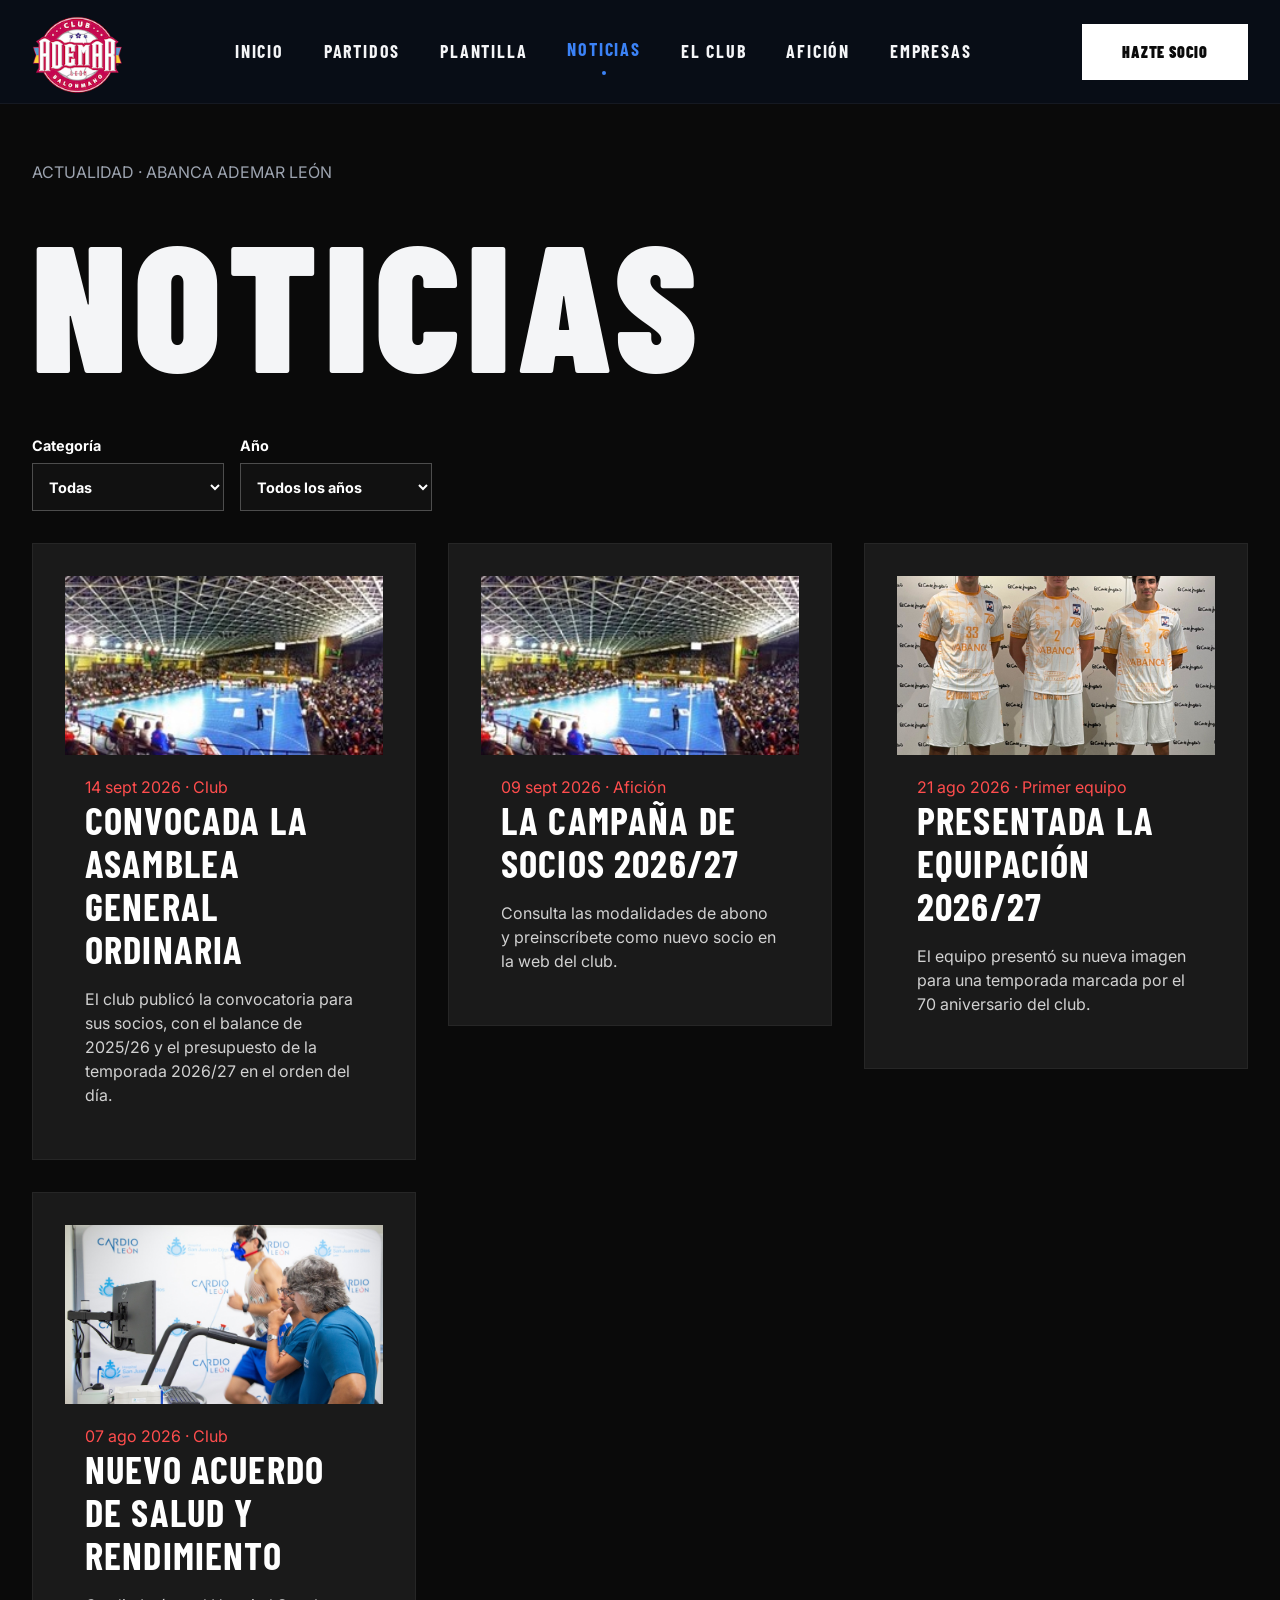
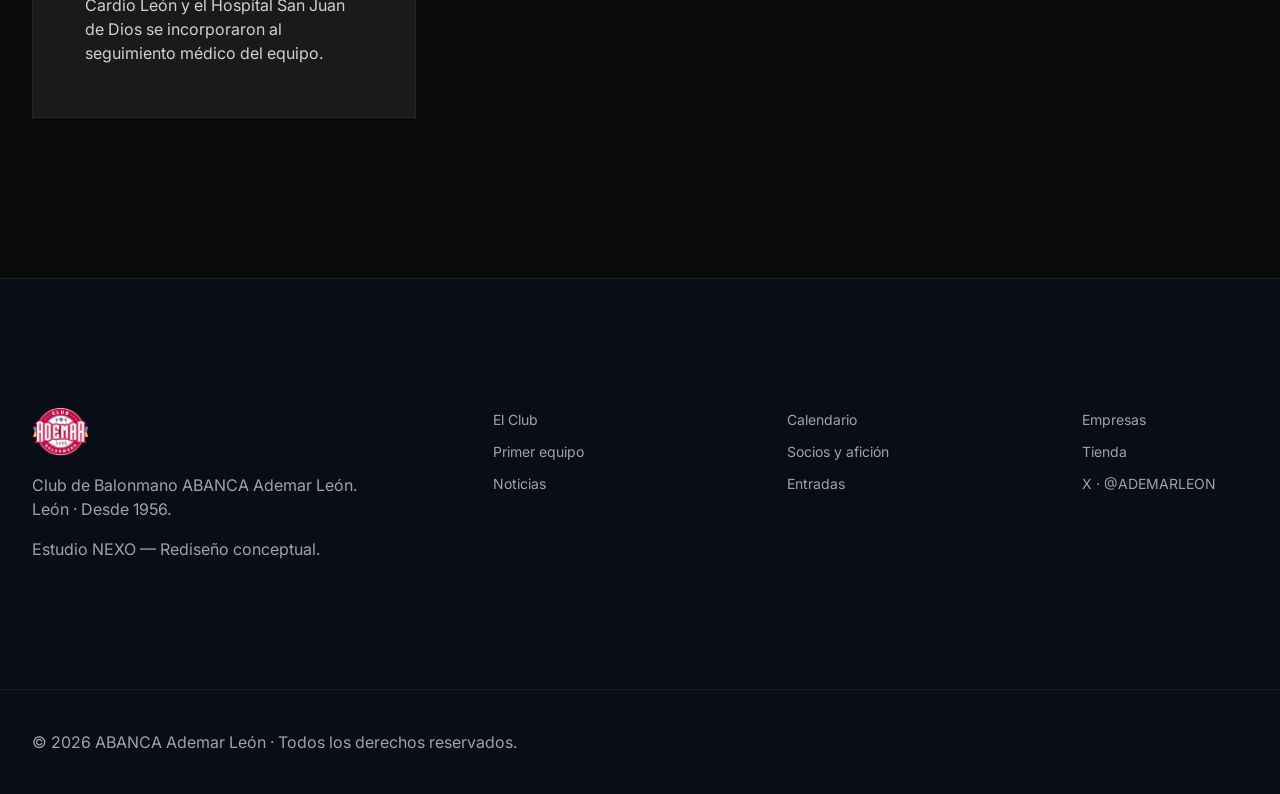
<file: noticias.html>
<!DOCTYPE html>
<html lang="es">
<head>
    <meta charset="UTF-8">
    <meta name="viewport" content="width=device-width, initial-scale=1.0">
    <meta name="description" content="Noticias y actualidad del ABANCA Ademar León.">
    <title>NOTICIAS | ABANCA ADEMAR LEÓN</title>
    <link rel="stylesheet" href="css/main.css">
    <link rel="stylesheet" href="css/components.css">
    <link rel="stylesheet" href="css/responsive.css">
    <link rel="stylesheet" href="css/elite.css">
</head>
<body class="elite-mode">
    <header class="site-header">
        <div class="header-container">
            <a href="index.html" class="logo-link" aria-label="ABANCA Ademar León, inicio"><img src="assets/images/logo.png" alt="Escudo del ABANCA Ademar León" class="site-logo"></a>
            <button class="mobile-menu-toggle" type="button" aria-controls="main-navigation" aria-expanded="false" aria-label="Abrir menú de navegación"><span class="menu-icon" aria-hidden="true"></span></button>
            <nav class="main-nav" id="main-navigation" aria-label="Navegación principal">
                <ul class="nav-list">
                    <li><a href="index.html">Inicio</a></li><li><a href="partidos.html">Partidos</a></li><li><a href="plantilla-equipo.html">Plantilla</a></li>
                    <li><a href="noticias.html" class="is-active" aria-current="page">Noticias</a></li><li><a href="club.html">El Club</a></li><li><a href="aficion.html">Afición</a></li><li><a href="empresas.html">Empresas</a></li>
                </ul>
            </nav>
            <div class="header-actions"><a href="aficion.html#alta-socio" class="btn-elite">Hazte socio</a></div>
        </div>
    </header>
    <main class="section-padding">
        <div class="section-container">
            <p class="tag-red">ACTUALIDAD · ABANCA ADEMAR LEÓN</p>
            <h1 class="text-huge">NOTICIAS</h1>
            <div class="news-filters" aria-label="Filtrar noticias">
                <label>Categoría
                    <select data-news-category>
                        <option value="">Todas</option>
                        <option value="Club">Club</option>
                        <option value="Afición">Afición</option>
                        <option value="Primer equipo">Primer equipo</option>
                    </select>
                </label>
                <label>Año
                    <select data-news-year><option value="">Todos los años</option></select>
                </label>
            </div>
            <div class="news-archive-grid magazine-grid" data-news-list aria-live="polite">
                <p class="data-message">Cargando noticias…</p>
            </div>
            <noscript><p>Activa JavaScript para consultar las noticias y aplicar filtros.</p></noscript>
        </div>
    </main>
    <footer class="site-footer">
        <div class="footer-container">
            <div class="footer-brand"><a href="index.html" class="footer-logo-link" aria-label="Volver al inicio"><img src="assets/images/logo.png" alt="ABANCA Ademar León" class="footer-logo"></a><p>Club de Balonmano ABANCA Ademar León.<br>León · Desde 1956.</p><p>Estudio NEXO — Rediseño conceptual.</p></div>
            <ul class="footer-list"><li><a href="club.html">El Club</a></li><li><a href="plantilla-equipo.html">Primer equipo</a></li><li><a href="noticias.html">Noticias</a></li></ul>
            <ul class="footer-list"><li><a href="partidos.html">Calendario</a></li><li><a href="aficion.html">Socios y afición</a></li><li><a href="entradas.html">Entradas</a></li></ul>
            <ul class="footer-list"><li><a href="empresas.html">Empresas</a></li><li><a href="tienda.html">Tienda</a></li><li><a href="https://twitter.com/ADEMARLEON" target="_blank" rel="noopener noreferrer">X · @ADEMARLEON</a></li></ul>
        </div>
        <div class="footer-bottom"><p>© <span data-current-year>2026</span> ABANCA Ademar León · Todos los derechos reservados.</p></div>
    </footer>
    <script src="js/data-fallback.js" defer></script>
    <script src="js/main.js" defer></script>
</body>
</html>
</file>
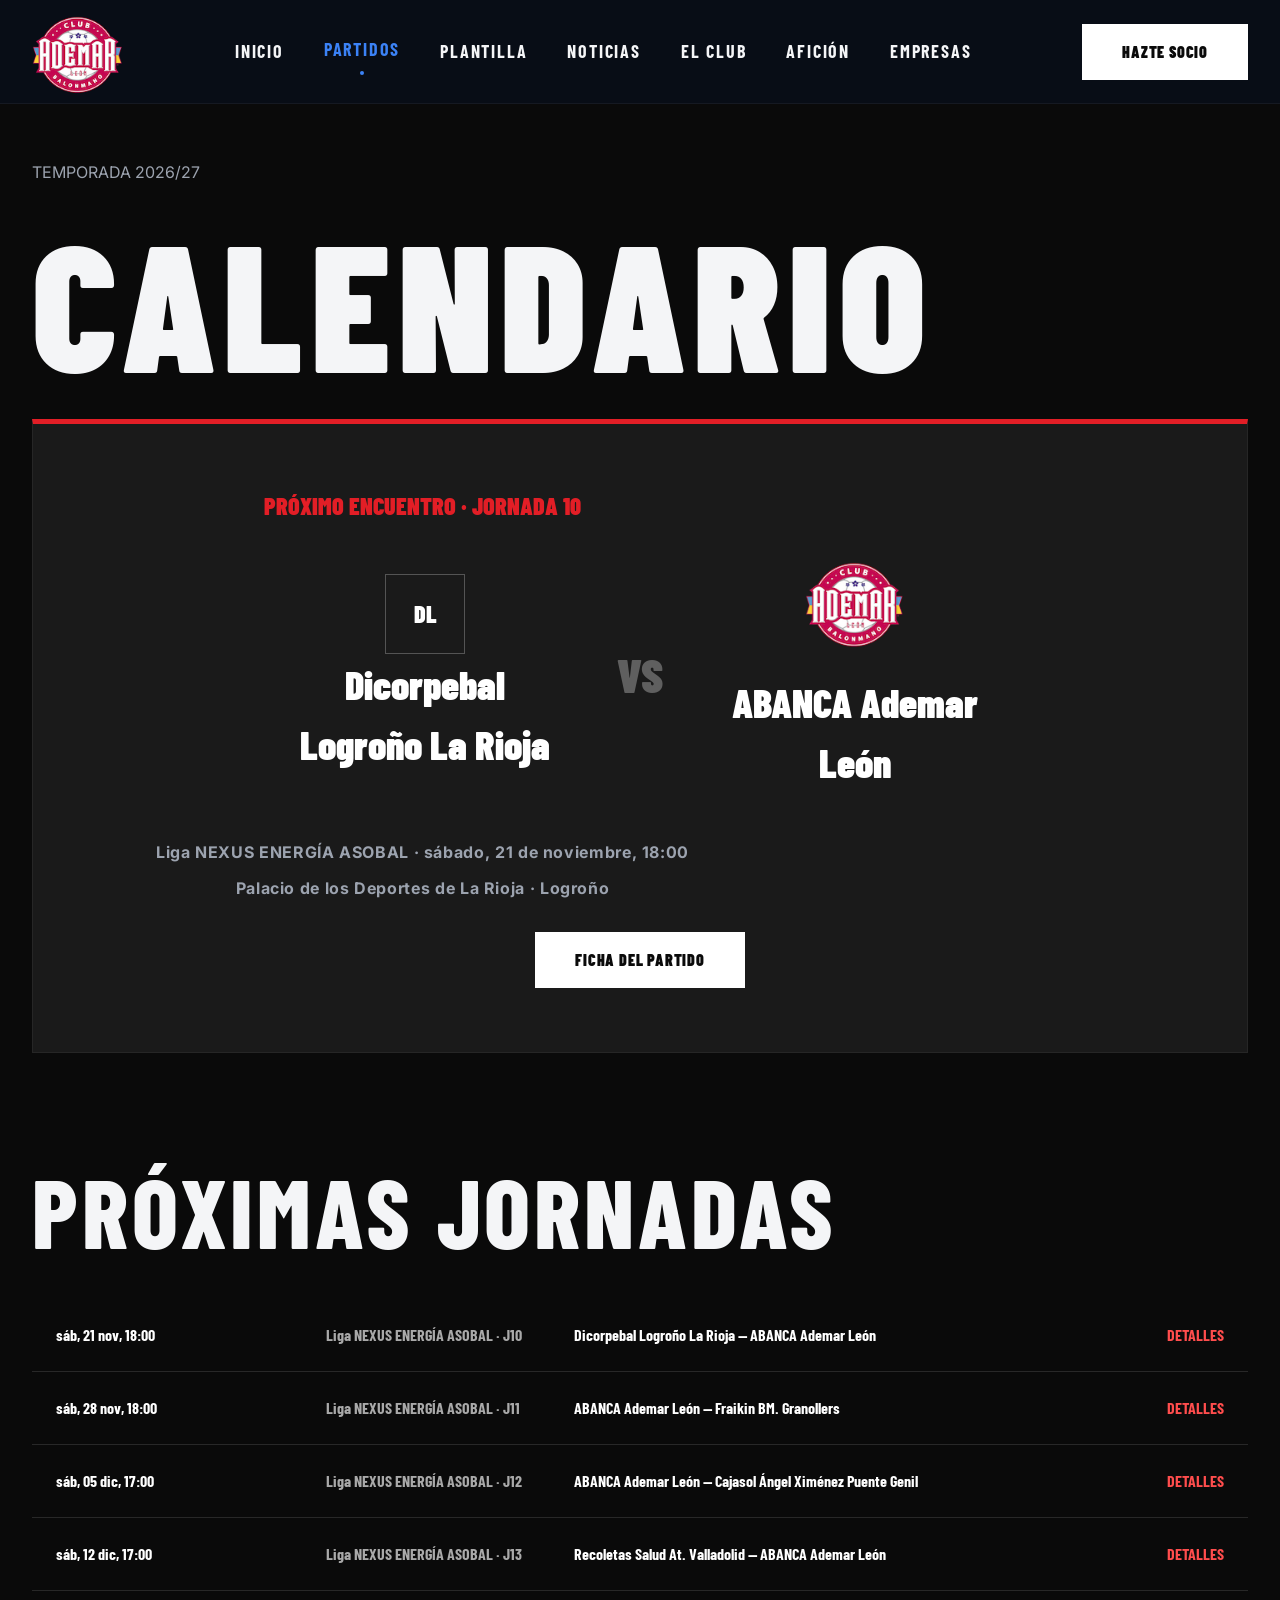
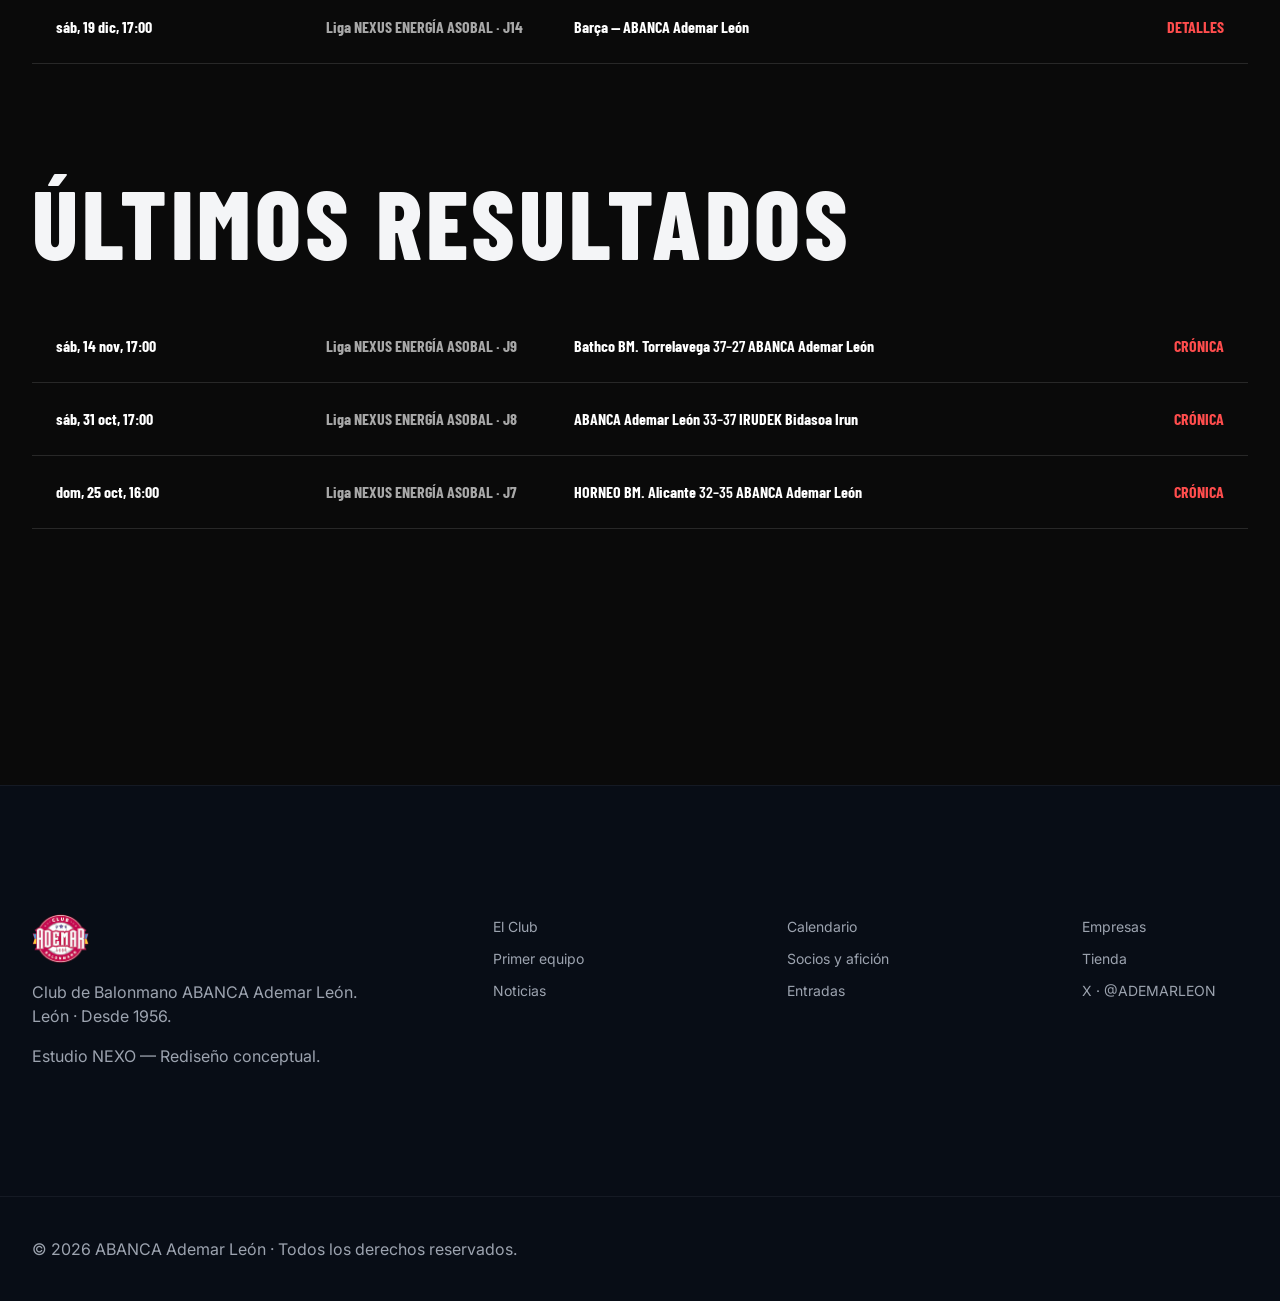
<file: partidos.html>
<!DOCTYPE html>
<html lang="es">
<head>
    <meta charset="UTF-8">
    <meta name="viewport" content="width=device-width, initial-scale=1.0">
    <meta name="description" content="Próximos partidos, calendario y últimos resultados del ABANCA Ademar León en la temporada 2026/27.">
    <title>PARTIDOS | ABANCA ADEMAR LEÓN</title>
    <link rel="preconnect" href="https://fonts.googleapis.com">
    <link rel="preconnect" href="https://fonts.gstatic.com" crossorigin>
    <link href="https://fonts.googleapis.com/css2?family=Barlow+Condensed:ital,wght@0,900;1,900&family=Inter:wght@400;700;900&display=swap" rel="stylesheet">
    <link rel="stylesheet" href="css/main.css">
    <link rel="stylesheet" href="css/components.css">
    <link rel="stylesheet" href="css/responsive.css">
    <link rel="stylesheet" href="css/elite.css">
</head>
<body class="elite-mode">
    <header class="site-header">
        <div class="header-container">
            <a href="index.html" class="logo-link" aria-label="ABANCA Ademar León, inicio">
                <img src="assets/images/logo.png" alt="Escudo del ABANCA Ademar León" class="site-logo">
            </a>
            <button class="mobile-menu-toggle" type="button" aria-controls="main-navigation" aria-expanded="false" aria-label="Abrir menú de navegación">
                <span class="menu-icon" aria-hidden="true"></span>
            </button>
            <nav class="main-nav" id="main-navigation" aria-label="Navegación principal">
                <ul class="nav-list">
                    <li><a href="index.html">Inicio</a></li>
                    <li><a href="partidos.html" class="is-active" aria-current="page">Partidos</a></li>
                    <li><a href="plantilla-equipo.html">Plantilla</a></li>
                    <li><a href="noticias.html">Noticias</a></li>
                    <li><a href="club.html">El Club</a></li>
                    <li><a href="aficion.html">Afición</a></li>
                    <li><a href="empresas.html">Empresas</a></li>
                </ul>
            </nav>
            <div class="header-actions">
                <a href="aficion.html#alta-socio" class="btn-elite">Hazte socio</a>
            </div>
        </div>
    </header>

    <main class="section-padding">
        <div class="section-container">
            <p class="tag-red">TEMPORADA 2026/27</p>
            <h1 class="text-huge mb-lg">CALENDARIO</h1>

            <section aria-labelledby="next-game">
                <div class="next-match-hero card-elite mb-xl" data-calendar-next>
                    <p class="data-message">Cargando próximo encuentro…</p>
                </div>
            </section>

            <section class="calendar-list mb-xl" aria-labelledby="fixtures-title">
                <h2 class="text-title mb-md" id="fixtures-title">PRÓXIMAS JORNADAS</h2>
                <div data-fixtures-upcoming aria-live="polite"><p class="data-message">Cargando calendario…</p></div>
            </section>

            <section class="calendar-list mb-xl" aria-labelledby="results-title">
                <h2 class="text-title mb-md" id="results-title">ÚLTIMOS RESULTADOS</h2>
                <div data-fixtures-results aria-live="polite"><p class="data-message">Cargando resultados…</p></div>
            </section>

        </div>
    </main>

    <footer class="site-footer">
        <div class="footer-container">
            <div class="footer-brand">
                <a href="index.html" aria-label="Volver al inicio" class="footer-logo-link">
                    <img src="assets/images/logo.png" alt="ABANCA Ademar León" class="footer-logo">
                </a>
                <p>Club de Balonmano ABANCA Ademar León.<br>León · Desde 1956.</p>
                <p>Estudio NEXO — Rediseño conceptual.</p>
            </div>
            <ul class="footer-list">
                <li><a href="club.html">El Club</a></li>
                <li><a href="plantilla-equipo.html">Primer equipo</a></li>
                <li><a href="noticias.html">Noticias</a></li>
            </ul>
            <ul class="footer-list">
                <li><a href="partidos.html">Calendario</a></li>
                <li><a href="aficion.html">Socios y afición</a></li>
                <li><a href="entradas.html">Entradas</a></li>
            </ul>
            <ul class="footer-list">
                <li><a href="empresas.html">Empresas</a></li>
                <li><a href="tienda.html">Tienda</a></li>
                <li><a href="https://twitter.com/ADEMARLEON" target="_blank" rel="noopener noreferrer">X · @ADEMARLEON</a></li>
            </ul>
        </div>
        <div class="footer-bottom">
            <p>© <span data-current-year>2026</span> ABANCA Ademar León · Todos los derechos reservados.</p>
        </div>
    </footer>

    <style>
        .mb-xl { margin-bottom: 6rem; }
        .mb-md { margin-bottom: 2rem; }
        .next-match-hero { padding: 4rem 2rem; text-align: center; border-top: 5px solid var(--color-red); margin-bottom: 6rem; }
        .match-branding { font-family: var(--font-display); font-weight: 900; color: var(--color-red); font-size: 1.5rem; margin-bottom: 2rem; }
        .match-teams-large { display: flex; align-items: center; justify-content: center; gap: clamp(1rem, 5vw, 4rem); margin-bottom: 3rem; flex-wrap: wrap; }
        .team { display: flex; flex-direction: column; align-items: center; font-family: var(--font-display); font-weight: 900; font-size: clamp(1.5rem, 4vw, 2.5rem); max-width: 16rem; }
        .team img { width: 100px; height: 100px; object-fit: contain; margin-bottom: 1rem; }
        .vs { font-family: var(--font-display); font-size: 3rem; font-weight: 900; color: rgba(255,255,255,0.3); }
        .match-meta-elite { margin-bottom: 2rem; }
        .match-meta-elite .info { font-weight: 700; color: var(--color-text-muted); margin-bottom: 0.75rem; letter-spacing: 0.04em; }
        .calendar-row { display: grid; grid-template-columns: 1.2fr 1.1fr 2fr 1fr; gap: 1rem; padding: 1.5rem; border-bottom: 1px solid rgba(255,255,255,0.12); font-family: var(--font-display); font-weight: 700; font-size: 1rem; color: var(--color-white); align-items: center; }
        .calendar-row .competition { color: rgba(255,255,255,0.65); }
        .calendar-row .status { color: #ff4d4d; text-align: right; }
        .calendar-row strong { color: var(--color-white); }
        .ehf-note { border-left: 4px solid var(--color-red); }
        @media(max-width: 900px) { .calendar-row { grid-template-columns: 1fr 1fr; } .calendar-row .teams { grid-column: 1 / -1; } .calendar-row .status { text-align: left; } }
        @media(max-width: 600px) { .calendar-row { grid-template-columns: 1fr; gap: 0.4rem; padding: 1.25rem 0; } .calendar-row .teams { grid-column: auto; } .match-teams-large { gap: 0.75rem; } .next-match-hero { padding: 2rem 1rem; } }
    </style>
    <script src="js/data-fallback.js" defer></script>
    <script src="js/main.js" defer></script>
</body>
</html>
</file>
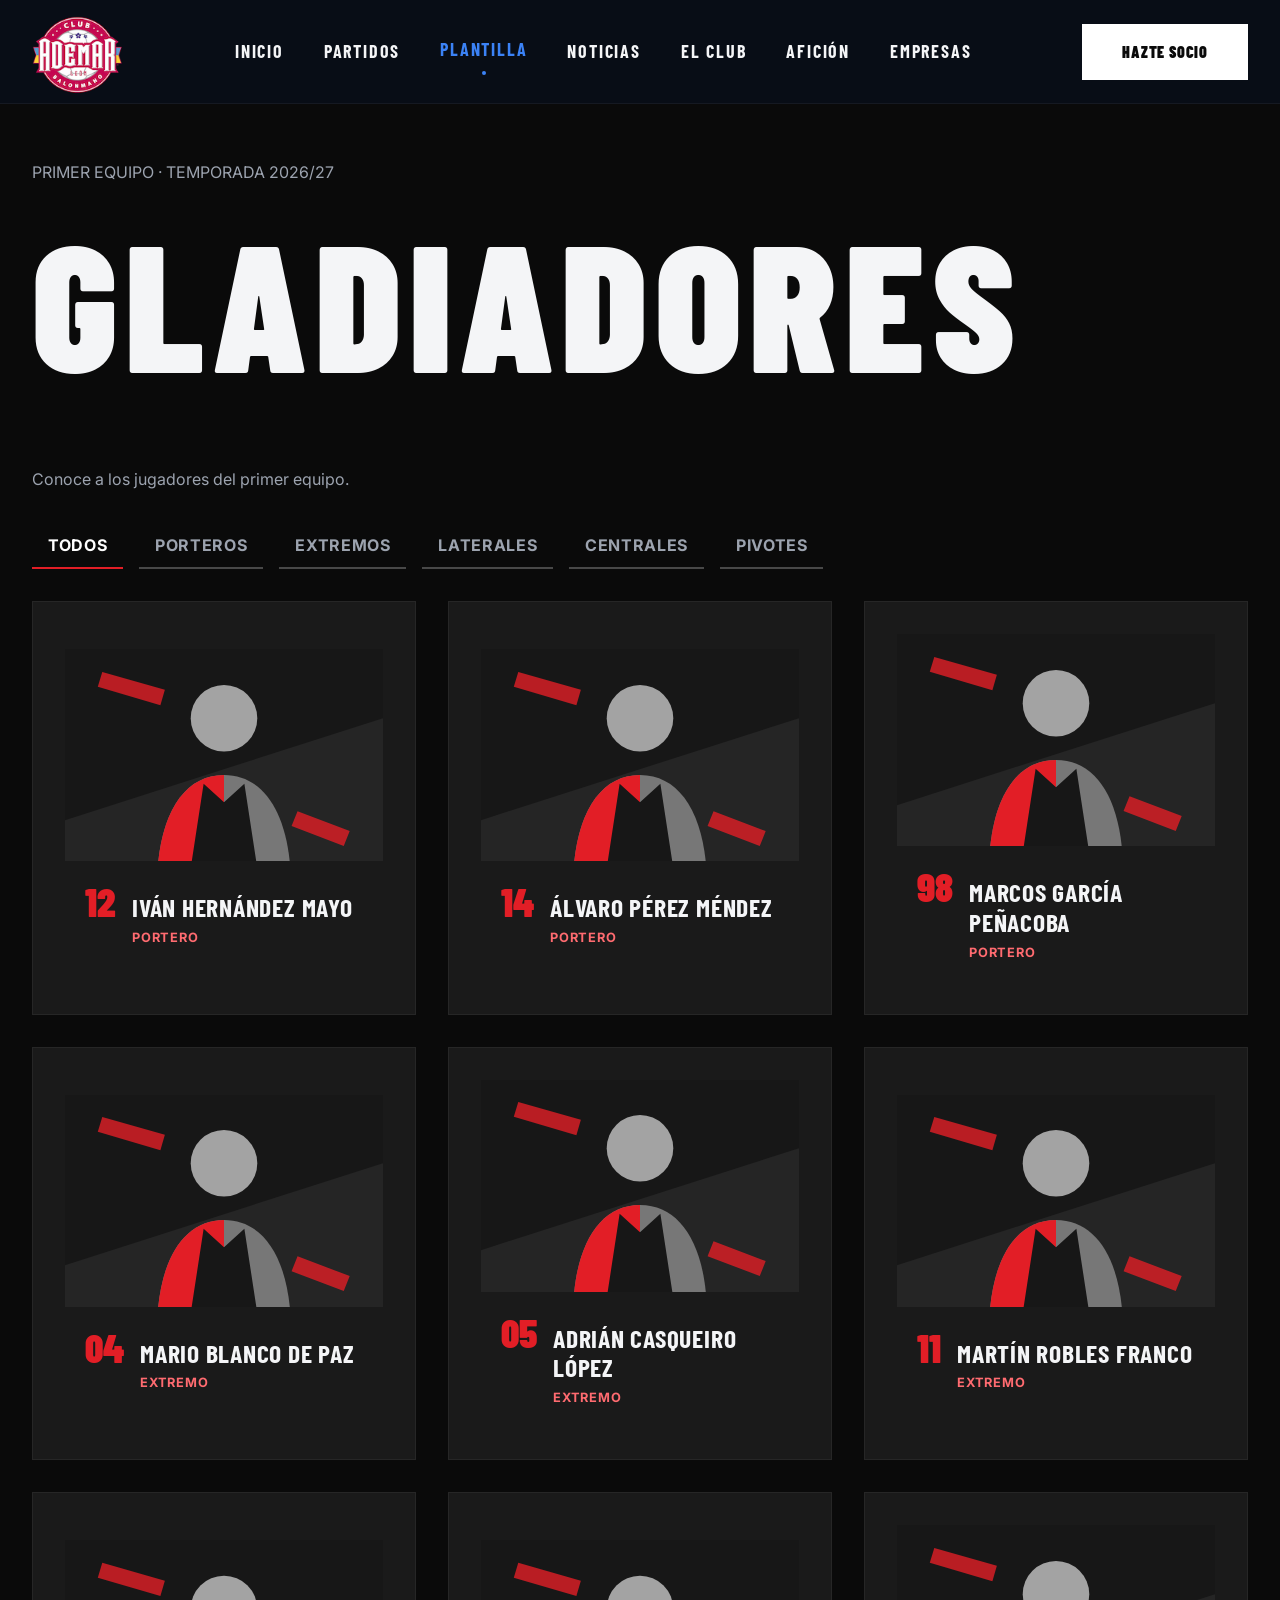
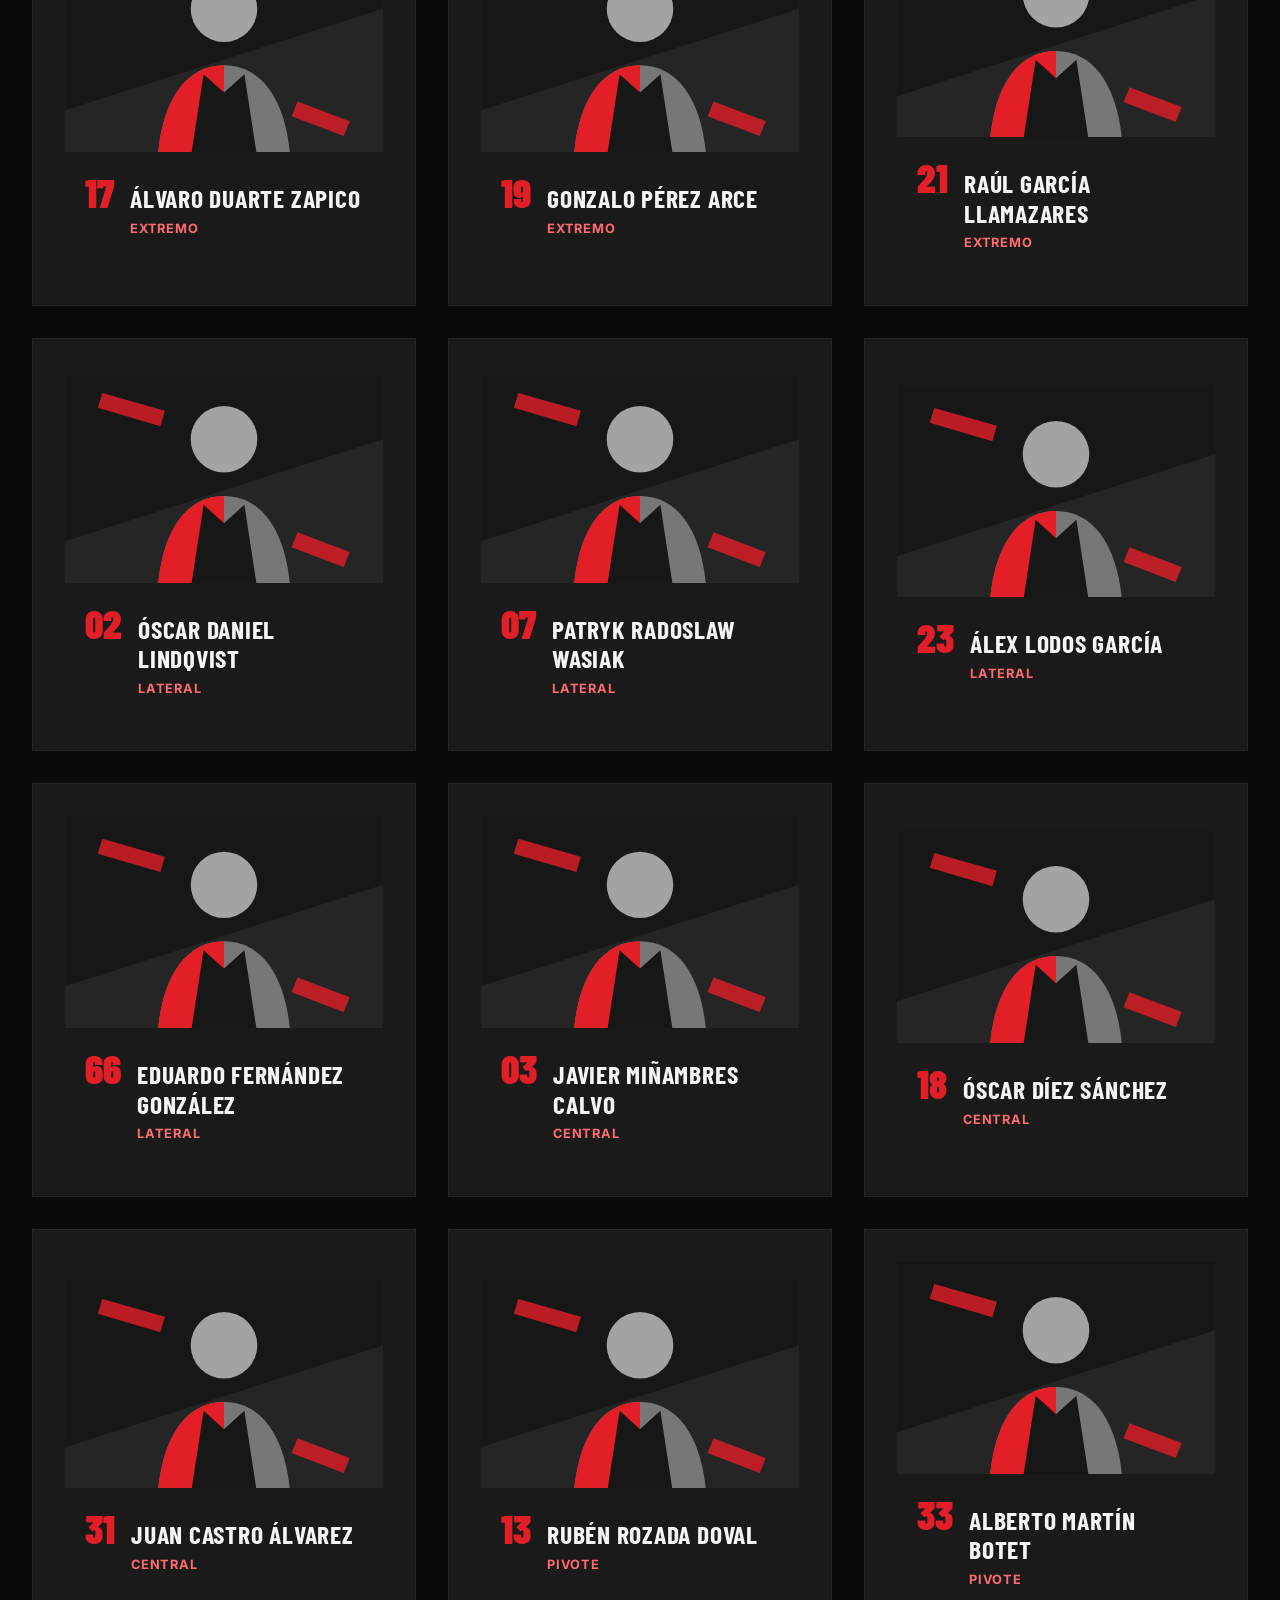
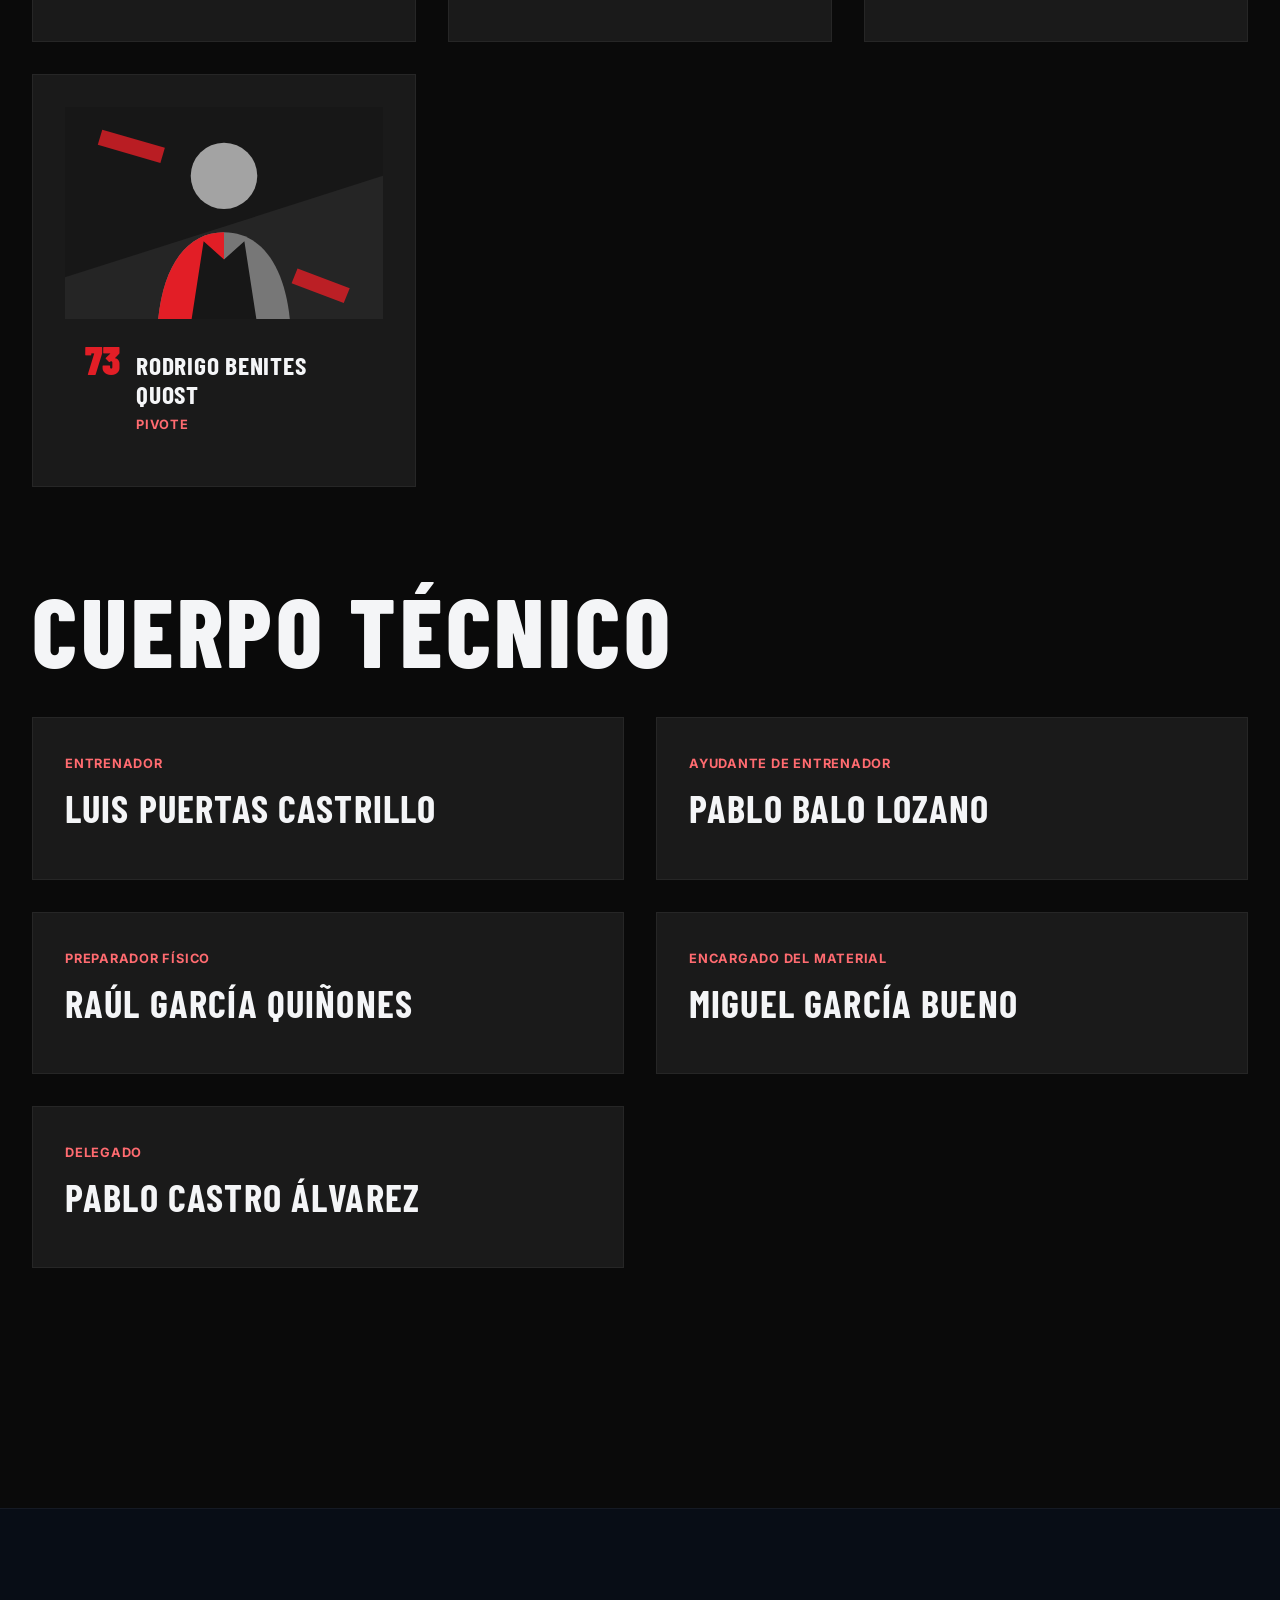
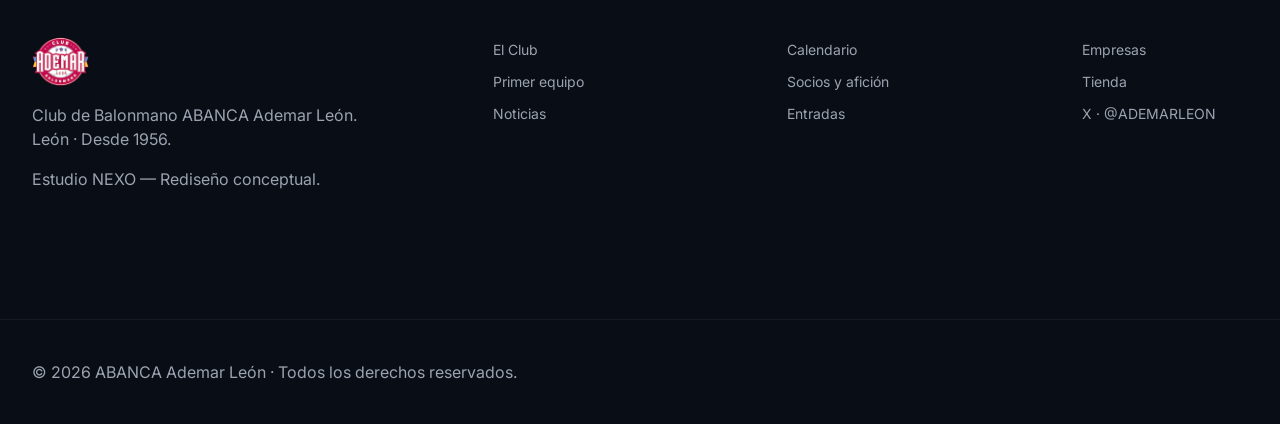
<file: plantilla-equipo.html>
<!DOCTYPE html>
<html lang="es">
<head>
    <meta charset="UTF-8">
    <meta name="viewport" content="width=device-width, initial-scale=1.0">
    <meta name="description" content="Plantilla y cuerpo técnico del ABANCA Ademar León en la temporada 2026/27.">
    <title>PLANTILLA | ABANCA ADEMAR LEÓN</title>
    <link rel="preconnect" href="https://fonts.googleapis.com">
    <link rel="preconnect" href="https://fonts.gstatic.com" crossorigin>
    <link href="https://fonts.googleapis.com/css2?family=Barlow+Condensed:ital,wght@0,900;1,900&family=Inter:wght@400;700;900&display=swap" rel="stylesheet">
    <link rel="stylesheet" href="css/main.css">
    <link rel="stylesheet" href="css/components.css">
    <link rel="stylesheet" href="css/responsive.css">
    <link rel="stylesheet" href="css/elite.css">
</head>
<body class="elite-mode">
    <header class="site-header">
        <div class="header-container">
            <a href="index.html" class="logo-link" aria-label="ABANCA Ademar León, inicio">
                <img src="assets/images/logo.png" alt="Escudo del ABANCA Ademar León" class="site-logo">
            </a>
            <button class="mobile-menu-toggle" type="button" aria-controls="main-navigation" aria-expanded="false" aria-label="Abrir menú de navegación">
                <span class="menu-icon" aria-hidden="true"></span>
            </button>
            <nav class="main-nav" id="main-navigation" aria-label="Navegación principal">
                <ul class="nav-list">
                    <li><a href="index.html">Inicio</a></li>
                    <li><a href="partidos.html">Partidos</a></li>
                    <li><a href="plantilla-equipo.html" class="is-active" aria-current="page">Plantilla</a></li>
                    <li><a href="noticias.html">Noticias</a></li>
                    <li><a href="club.html">El Club</a></li>
                    <li><a href="aficion.html">Afición</a></li>
                    <li><a href="empresas.html">Empresas</a></li>
                </ul>
            </nav>
            <div class="header-actions">
                <a href="aficion.html#alta-socio" class="btn-elite">Hazte socio</a>
            </div>
        </div>
    </header>

        <main class="section-padding">
        <div class="section-container">
            <p class="tag-red">PRIMER EQUIPO · TEMPORADA 2026/27</p>
            <h1 class="text-huge mb-lg">GLADIADORES</h1>
            <p class="squad-intro">Conoce a los jugadores del primer equipo.</p>
            <div class="roster-filters" role="group" aria-label="Filtrar plantilla por posición" data-roster-filters>
                <button type="button" class="is-active" data-position-filter="Todos" aria-pressed="true">Todos</button>
                <button type="button" data-position-filter="Portero" aria-pressed="false">Porteros</button>
                <button type="button" data-position-filter="Extremo" aria-pressed="false">Extremos</button>
                <button type="button" data-position-filter="Lateral" aria-pressed="false">Laterales</button>
                <button type="button" data-position-filter="Central" aria-pressed="false">Centrales</button>
                <button type="button" data-position-filter="Pivote" aria-pressed="false">Pivotes</button>
            </div>
            <div class="roster-grid magazine-grid" data-roster-list aria-live="polite"><p class="data-message">Cargando plantilla…</p></div>
            <section class="squad-section" aria-labelledby="staff-title">
                <h2 class="text-title mb-md" id="staff-title">CUERPO TÉCNICO</h2>
                <div class="magazine-grid staff-grid" data-staff-list><p class="data-message">Cargando cuerpo técnico…</p></div>
            </section>
        </div>
    </main>
    <dialog class="player-dialog" data-player-dialog aria-labelledby="player-dialog-title">
        <button class="player-dialog-close" type="button" data-player-close aria-label="Cerrar ficha">×</button>
        <div data-player-detail></div>
    </dialog>

    <footer class="site-footer">
        <div class="footer-container">
            <div class="footer-brand">
                <a href="index.html" aria-label="Volver al inicio" class="footer-logo-link">
                    <img src="assets/images/logo.png" alt="ABANCA Ademar León" class="footer-logo">
                </a>
                <p>Club de Balonmano ABANCA Ademar León.<br>León · Desde 1956.</p>
                <p>Estudio NEXO — Rediseño conceptual.</p>
            </div>
            <ul class="footer-list">
                <li><a href="club.html">El Club</a></li>
                <li><a href="plantilla-equipo.html">Primer equipo</a></li>
                <li><a href="noticias.html">Noticias</a></li>
            </ul>
            <ul class="footer-list">
                <li><a href="partidos.html">Calendario</a></li>
                <li><a href="aficion.html">Socios y afición</a></li>
                <li><a href="entradas.html">Entradas</a></li>
            </ul>
            <ul class="footer-list">
                <li><a href="empresas.html">Empresas</a></li>
                <li><a href="tienda.html">Tienda</a></li>
                <li><a href="https://twitter.com/ADEMARLEON" target="_blank" rel="noopener noreferrer">X · @ADEMARLEON</a></li>
            </ul>
        </div>
        <div class="footer-bottom">
            <p>© <span data-current-year>2026</span> ABANCA Ademar León · Todos los derechos reservados.</p>
        </div>
    </footer>

    <style>
        .mb-lg { margin-bottom: 4rem; }
        .mb-md { margin-bottom: 2rem; }
        .squad-intro { margin: 0 0 2rem; }
        .squad-section { margin: 5rem 0; }
    </style>
    <script src="js/data-fallback.js" defer></script>
    <script src="js/main.js" defer></script>
</body>
</html>
</file>
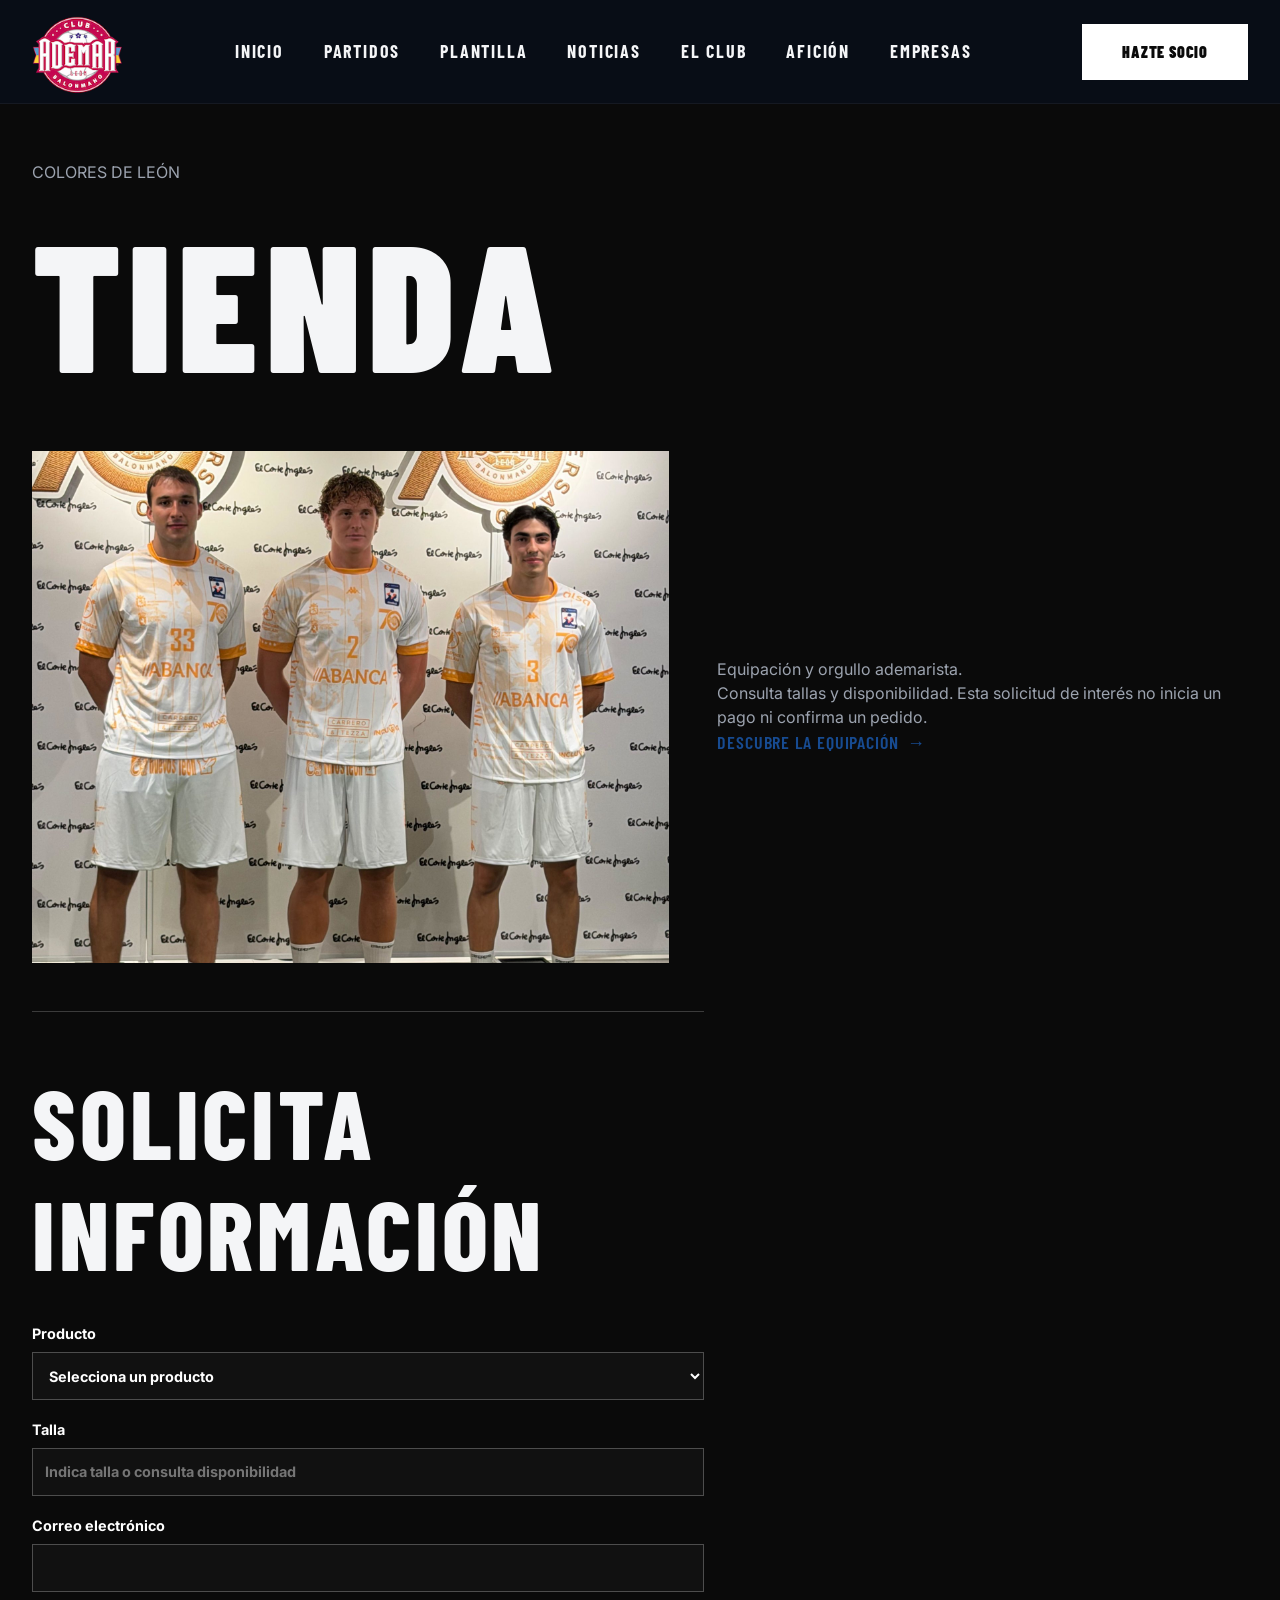
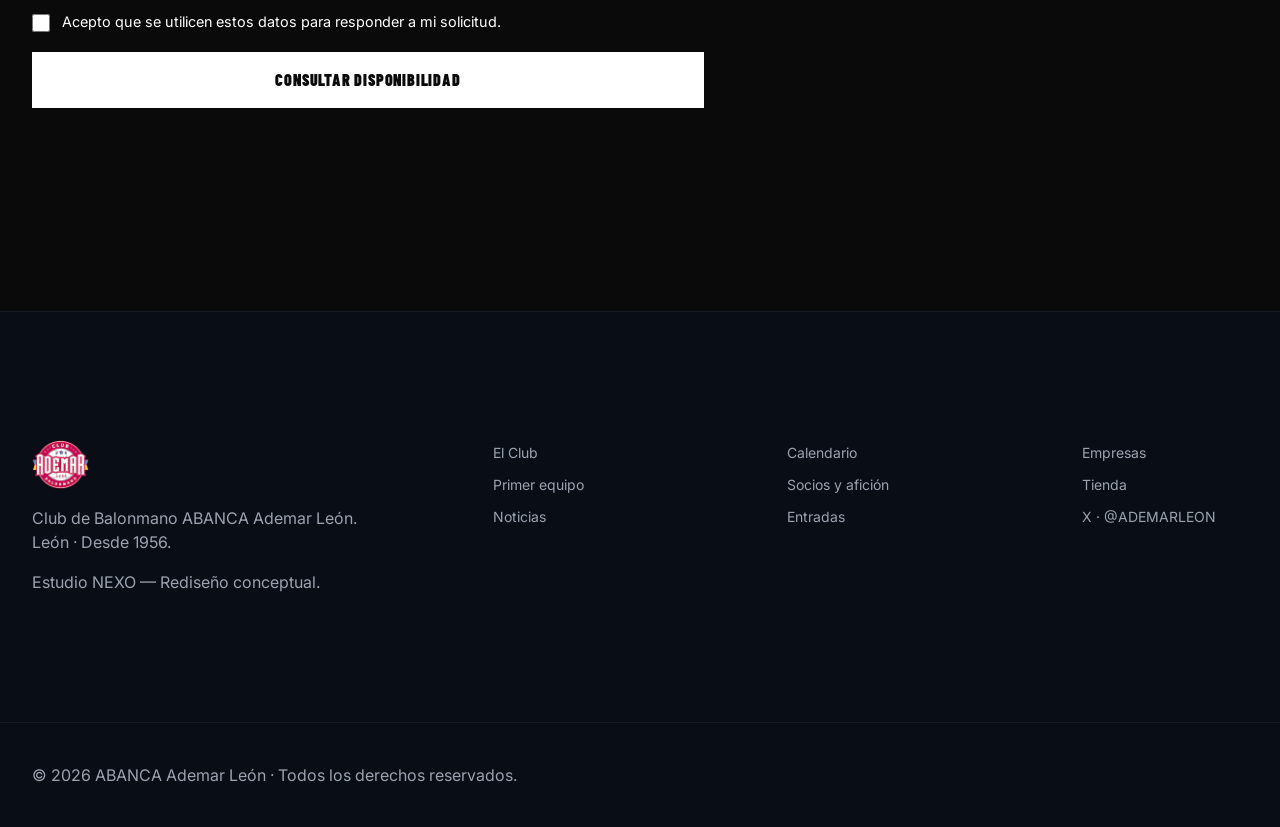
<file: tienda.html>
<!DOCTYPE html>
<html lang="es">
<head>
    <meta charset="UTF-8">
    <meta name="viewport" content="width=device-width, initial-scale=1.0">
    <meta name="description" content="Catálogo conceptual y solicitudes de equipación del ABANCA Ademar León.">
    <title>TIENDA | ABANCA ADEMAR LEÓN</title>
    <link rel="stylesheet" href="css/main.css"><link rel="stylesheet" href="css/components.css"><link rel="stylesheet" href="css/responsive.css"><link rel="stylesheet" href="css/elite.css">
</head>
<body class="elite-mode">
    <header class="site-header"><div class="header-container">
        <a href="index.html" class="logo-link" aria-label="ABANCA Ademar León, inicio"><img src="assets/images/logo.png" alt="Escudo del ABANCA Ademar León" class="site-logo"></a>
        <button class="mobile-menu-toggle" type="button" aria-controls="main-navigation" aria-expanded="false" aria-label="Abrir menú de navegación"><span class="menu-icon" aria-hidden="true"></span></button>
        <nav class="main-nav" id="main-navigation" aria-label="Navegación principal"><ul class="nav-list"><li><a href="index.html">Inicio</a></li><li><a href="partidos.html">Partidos</a></li><li><a href="plantilla-equipo.html">Plantilla</a></li><li><a href="noticias.html">Noticias</a></li><li><a href="club.html">El Club</a></li><li><a href="aficion.html">Afición</a></li><li><a href="empresas.html">Empresas</a></li></ul></nav>
        <div class="header-actions"><a href="aficion.html#alta-socio" class="btn-elite">Hazte socio</a></div>
    </div></header>
    <main class="section-padding"><div class="section-container">
        <p class="tag-red">COLORES DE LEÓN</p><h1 class="text-huge">TIENDA</h1>
        <div class="shop-feature"><img src="assets/images/presentacion-ropa.jpg" alt="Presentación de equipación del ABANCA Ademar León"><div><p class="lead-elite">Equipación y orgullo ademarista.</p><p>Consulta tallas y disponibilidad. Esta solicitud de interés no inicia un pago ni confirma un pedido.</p><a href="noticia.html?id=equipacion-2026" class="view-all-link">Descubre la equipación <span aria-hidden="true">→</span></a></div></div>
        <form class="local-form shop-request" method="post" data-local-form="store">
            <h2 class="text-title">SOLICITA INFORMACIÓN</h2>
            <label>Producto<select name="producto" required><option value="">Selecciona un producto</option><option>Primera equipación</option><option>Segunda equipación</option><option>Ropa de entrenamiento</option><option>Bufanda y accesorios</option></select></label>
            <label>Talla<input name="talla" autocomplete="off" placeholder="Indica talla o consulta disponibilidad"></label>
            <label>Correo electrónico<input name="email" type="email" autocomplete="email" required></label>
            <label class="checkbox-label"><input type="checkbox" name="privacidad" required> Acepto que se utilicen estos datos para responder a mi solicitud.</label>
            <button class="btn-elite" type="submit">Consultar disponibilidad</button><p class="form-feedback" data-form-feedback role="status" aria-live="polite"></p>
        </form>
    </div></main>
    <footer class="site-footer"><div class="footer-container"><div class="footer-brand"><a href="index.html" class="footer-logo-link" aria-label="Volver al inicio"><img src="assets/images/logo.png" alt="ABANCA Ademar León" class="footer-logo"></a><p>Club de Balonmano ABANCA Ademar León.<br>León · Desde 1956.</p><p>Estudio NEXO — Rediseño conceptual.</p></div><ul class="footer-list"><li><a href="club.html">El Club</a></li><li><a href="plantilla-equipo.html">Primer equipo</a></li><li><a href="noticias.html">Noticias</a></li></ul><ul class="footer-list"><li><a href="partidos.html">Calendario</a></li><li><a href="aficion.html">Socios y afición</a></li><li><a href="entradas.html">Entradas</a></li></ul><ul class="footer-list"><li><a href="empresas.html">Empresas</a></li><li><a href="tienda.html">Tienda</a></li><li><a href="https://twitter.com/ADEMARLEON" target="_blank" rel="noopener noreferrer">X · @ADEMARLEON</a></li></ul></div><div class="footer-bottom"><p>© <span data-current-year>2026</span> ABANCA Ademar León · Todos los derechos reservados.</p></div></footer>
    <script src="js/data-fallback.js" defer></script><script src="js/main.js" defer></script>
</body>
</html>
</file>
<file: css/main.css>
/* ==========================================================================
   NEXO | ABANCA Ademar León - Rediseño Conceptual
   Archivo: main.css
   Propósito: Variables globales, reset moderno y estilos base de tipografía.
   ========================================================================== */

@import url('https://fonts.googleapis.com/css2?family=Barlow+Condensed:wght@400;500;600;700;800;900&family=Inter:wght@300;400;500;600;700;800&display=swap');

:root {
  /* Paleta de Colores */
  --color-bg-main: #101827;      /* Midnight Navy */
  --color-bg-darker: #080D16;    /* Negro profundo */
  --color-brand-blue: #174B91;   /* Ademar Blue */
  --color-text-light: #F4F5F7;   /* Off White */
  --color-text-muted: #9CA3AF;   /* Steel Grey - Adjusted for contrast */
  --color-live: #ef4444;

  /* Tipografías */
  --font-heading: 'Barlow Condensed', sans-serif;
  --font-body: 'Inter', sans-serif;

  /* Escala de Espaciados (Layout Editorial y Geométrico) */
  --space-xs: 0.5rem;
  --space-sm: 1rem;
  --space-md: 2.5rem;
  --space-lg: 5rem;
  --space-xl: 8rem;
  --space-xxl: 12rem;

  /* Contenedores y Layout */
  --container-max-width: 1440px;
  --container-padding: 2rem;
  --grid-gap: 2rem;

  /* Transiciones */
  --transition-fast: 0.2s ease-in-out;
  --transition-smooth: 0.4s cubic-bezier(0.16, 1, 0.3, 1);
  --transition-slow: 0.8s cubic-bezier(0.16, 1, 0.3, 1);
}

/* ==========================================================================
   RESET MODERNO
   ========================================================================== */
*,
*::before,
*::after {
  box-sizing: border-box;
  margin: 0;
  padding: 0;
}

html {
  font-size: 100%;
  scroll-behavior: smooth;
}

/* Respeto a las preferencias del usuario (Accesibilidad) */
@media (prefers-reduced-motion: reduce) {
  html:focus-within {
    scroll-behavior: auto;
  }
  *,
  *::before,
  *::after {
    animation-duration: 0.01ms !important;
    animation-iteration-count: 1 !important;
    transition-duration: 0.01ms !important;
    scroll-behavior: auto !important;
  }
}

body {
  background-color: var(--color-bg-main);
  color: var(--color-text-light);
  font-family: var(--font-body);
  font-size: 1rem; /* Base ajustada para diseño editorial */
  line-height: 1.6;
  -webkit-font-smoothing: antialiased;
  -moz-osx-font-smoothing: grayscale;
  overflow-x: hidden;
}

img,
picture,
svg,
video {
  display: block;
  max-width: 100%;
  height: auto;
  font-style: italic; /* Para el texto alternativo si la imagen falla */
  shape-margin: 1rem;
}

ul,
ol {
  list-style: none;
}

button,
input,
textarea,
select {
  font: inherit;
  color: inherit;
  background: none;
  border: none;
}

/* ==========================================================================
   TIPOGRAFÍA BASE (Estética Editorial Deportiva)
   ========================================================================== */

/* Selección de texto personalizada */
::selection {
  background-color: var(--color-brand-blue);
  color: var(--color-text-light);
}

/* Scrollbar personalizado para estética dark premium */
::-webkit-scrollbar {
  width: 10px;
}

::-webkit-scrollbar-track {
  background: var(--color-bg-darker);
}

::-webkit-scrollbar-thumb {
  background: #253347;
  border: 2px solid var(--color-bg-darker);
}

::-webkit-scrollbar-thumb:hover {
  background: var(--color-brand-blue);
}

h1,
h2,
h3,
h4,
h5,
h6 {
  font-family: var(--font-heading);
  text-transform: uppercase;
  font-weight: 700;
  line-height: 1.12;
  color: var(--color-text-light);
  margin-bottom: var(--space-sm);
  letter-spacing: 0.02em;
  overflow-wrap: break-word;
}

/* Contundencia en titulares (Escala fluida para responsive nativo) */
h1 {
  font-size: clamp(4rem, 8vw, 8rem);
  font-weight: 900; /* Extra impacto */
  line-height: 1.1;
  letter-spacing: 0.04em;
}

h2 {
  font-size: clamp(2.5rem, 5vw, 4.5rem);
  line-height: 1.12;
  letter-spacing: 0.04em;
}

h3 {
  font-size: clamp(1.75rem, 3vw, 2.5rem);
  line-height: 1.12;
  letter-spacing: 0.03em;
}

h4 {
  font-size: clamp(1.25rem, 2vw, 1.75rem);
  letter-spacing: 0.05em;
  color: var(--color-text-muted); /* Jerarquía secundaria en subtítulos */
}

p {
  color: var(--color-text-muted);
  max-width: 65ch; /* Ancho de lectura óptimo editorial */
  font-weight: 400;
}

a {
  color: inherit;
  text-decoration: none;
  transition: color var(--transition-fast);
}

/* Estados de foco accesibles pero de diseño limpio */
:focus-visible {
  outline: 2px solid var(--color-brand-blue);
  outline-offset: 4px;
}

/* ==========================================================================
   ELEMENTOS DE DISEÑO GEOMÉTRICO (Globales)
   ========================================================================== */

/* Líneas divisorias contundentes para el look editorial */
hr {
  border: none;
  height: 1px;
  background-color: var(--color-text-muted);
  opacity: 0.2;
  margin: var(--space-lg) 0;
}

/* Texto destacado */
strong,
b {
  font-weight: 600;
  color: var(--color-text-light);
}
</file>
<file: css/components.css>
/* ==========================================================================
   NEXO | ABANCA Ademar León - Rediseño Conceptual
   Archivo: components.css
   Propósito: Estilos visuales de componentes reutilizables, micro-layouts 
              y estados de interacción. (Sin media queries)
   ========================================================================== */

/* ==========================================================================
   A. BOTONES
   ========================================================================== */

.btn {
  display: inline-flex;
  align-items: center;
  justify-content: center;
  padding: 1rem 2rem;
  font-family: var(--font-heading);
  font-size: 1.125rem;
  font-weight: 700;
  text-transform: uppercase;
  letter-spacing: 0.05em;
  line-height: 1;
  text-decoration: none;
  border-radius: 0; /* Estética rectangular y contundente */
  cursor: pointer;
  border: 1px solid transparent;
  /* Transiciones específicas en lugar de 'all' por rendimiento y control */
  transition: background-color var(--transition-fast),
              color var(--transition-fast),
              border-color var(--transition-fast);
}

.btn-primary {
  background-color: var(--color-brand-blue);
  color: var(--color-text-light);
}

.btn-primary:hover,
.btn-primary:active {
  background-color: var(--color-text-light);
  color: var(--color-bg-main);
}

.btn-secondary {
  background-color: var(--color-bg-darker);
  color: var(--color-text-light);
  border-color: var(--color-bg-darker);
}

.btn-secondary:hover,
.btn-secondary:active {
  background-color: transparent;
  border-color: var(--color-text-light);
}

.btn-outline {
  background-color: transparent;
  color: var(--color-text-light);
  border-color: var(--color-text-muted);
}

.btn-outline:hover,
.btn-outline:active {
  border-color: var(--color-text-light);
  background-color: var(--color-text-light);
  color: var(--color-bg-main);
}

.btn-outline-light {
  background-color: transparent;
  color: var(--color-text-light);
  border-color: var(--color-text-light);
}

.btn-outline-light:hover,
.btn-outline-light:active {
  background-color: var(--color-text-light);
  color: var(--color-bg-main);
}

/* Accesibilidad explícita para botones */
.btn:focus-visible {
  outline: 2px solid var(--color-brand-blue);
  outline-offset: 4px;
}

/* ==========================================================================
   B. NAVEGACIÓN (Estética NEXO | Beyond the Game)
   ========================================================================== */

.site-header {
  height: 88px;
  display: flex;
  align-items: center;
  background-color: var(--color-bg-darker);
  border-bottom: 1px solid rgba(255, 255, 255, 0.05);
  transition: transform var(--transition-smooth), 
              background-color var(--transition-smooth),
              height var(--transition-smooth);
}

.site-header.is-scrolled {
  height: 72px;
  background-color: rgba(8, 13, 22, 0.98);
  backdrop-filter: blur(20px);
}

.logo-link {
  display: flex;
  align-items: center;
  height: 100%;
  padding-top: 8px; /* Aire superior para el escudo */
}

.site-logo {
  height: 100%; /* El logo escala con el contenedor */
  max-height: 80px; /* Tamaño máximo para evitar desproporción */
  width: auto;
  object-fit: contain;
  transition: max-height var(--transition-smooth);
}

.footer-logo-link {
  display: inline-flex;
  align-items: center;
}

.footer-logo {
  display: block;
  max-height: 50px;
  width: auto;
  object-fit: contain;
}

.site-header.is-scrolled .site-logo {
  max-height: 56px;
}

.nav-list {
  display: flex;
  gap: var(--space-md);
  align-items: center;
}

.nav-list a {
  font-family: var(--font-heading);
  font-size: 1.125rem;
  font-weight: 700;
  text-transform: uppercase;
  letter-spacing: 0.1em;
  color: var(--color-text-light);
  position: relative;
  padding: 0.5rem 0;
  display: inline-block;
  /* Micro-interacción: desplazamiento vertical sutil con curva Emil Kowalski */
  transition: transform var(--transition-smooth), 
              color var(--transition-smooth);
}

.nav-list a:hover,
.nav-list a.is-active {
  color: var(--color-brand-blue);
  transform: translateY(-2px);
}

/* Indicador de sección activa (punto minimalista en lugar de línea) */
.nav-list a.is-active::after {
  content: '';
  position: absolute;
  bottom: -4px;
  left: 50%;
  transform: translateX(-50%);
  width: 4px;
  height: 4px;
  background-color: var(--color-brand-blue);
  border-radius: 50%;
}

.header-actions {
  display: flex;
  align-items: center;
  gap: var(--space-sm);
}

.header-actions .btn-primary {
  padding: 0.75rem 1.5rem;
  font-size: 1rem;
}

.view-all-link {
  font-family: var(--font-heading);
  font-size: 1.125rem;
  font-weight: 600;
  text-transform: uppercase;
  letter-spacing: 0.05em;
  color: var(--color-brand-blue);
  display: inline-flex;
  align-items: center;
  gap: 0.5rem;
  transition: gap var(--transition-fast), color var(--transition-fast);
}

.view-all-link:hover {
  color: var(--color-text-light);
  gap: 0.75rem; /* Efecto microinteracción flecha */
}

/* Botón menú móvil (Posicionamiento absoluto para pseudoelementos) */
.mobile-menu-toggle {
  position: relative;
  width: 40px;
  height: 40px;
  display: flex;
  justify-content: center;
  align-items: center;
  cursor: pointer;
  background: transparent;
  border: none;
}

.mobile-menu-toggle:focus-visible {
  outline: 2px solid var(--color-brand-blue);
  outline-offset: 2px;
}

.menu-icon {
  position: relative;
  display: block;
  width: 24px;
  height: 2px;
  background-color: var(--color-text-light);
  transition: background-color var(--transition-fast);
}

.menu-icon::before,
.menu-icon::after {
  content: '';
  position: absolute;
  left: 0;
  width: 24px;
  height: 2px;
  background-color: var(--color-text-light);
  transition: transform var(--transition-fast);
}

.menu-icon::before {
  top: -8px;
}

.menu-icon::after {
  top: 8px;
}

/* ==========================================================================
   C. ETIQUETAS Y BADGES
   ========================================================================== */

.hero-subtitle,
.news-category,
.match-competition {
  display: inline-block;
  font-family: var(--font-body);
  font-size: 0.75rem;
  font-weight: 700;
  text-transform: uppercase;
  letter-spacing: 0.1em;
  color: var(--color-brand-blue);
  margin-bottom: var(--space-xs);
}

/* Variación específica para destacar competiciones */
.match-competition {
  padding: 0.25rem 0.75rem;
  background-color: var(--color-bg-darker);
  border-left: 2px solid var(--color-brand-blue);
}

/* ==========================================================================
   D. TARJETAS (Estilo Editorial, sin bordes redondeados ni sombras)
   ========================================================================== */

.news-card {
  display: flex;
  flex-direction: column;
  gap: var(--space-sm);
}

.news-link {
  display: block;
  color: inherit;
  outline: none;
}

.news-link:focus-visible {
  outline: 2px solid var(--color-brand-blue);
  outline-offset: 4px;
}

.news-image-wrapper {
  position: relative;
  overflow: hidden;
  background-color: var(--color-bg-darker);
  width: 100%;
}

.news-image {
  width: 100%;
  height: 100%;
  object-fit: cover;
  transition: transform var(--transition-slow);
}

/* Proporciones de imagen */
.featured-news .news-image-wrapper {
  aspect-ratio: 4 / 3;
}

.secondary-news .news-image-wrapper {
  aspect-ratio: 16 / 9;
}

.news-content {
  display: flex;
  flex-direction: column;
  align-items: flex-start;
}

.news-headline {
  margin-bottom: var(--space-xs);
  transition: color var(--transition-fast);
}

.news-date {
  font-family: var(--font-body);
  font-size: 0.875rem;
  color: var(--color-text-muted);
  margin-top: auto;
  padding-top: var(--space-xs);
}

/* ==========================================================================
   E. COMPONENTES DEPORTIVOS (Con modificadores de estado)
   ========================================================================== */

.match-card {
  display: flex;
  flex-direction: column;
  align-items: center;
  justify-content: center;
  gap: var(--space-md);
  padding: var(--space-md) 0;
  border-top: 1px solid rgba(133, 141, 154, 0.2);
  border-bottom: 1px solid rgba(133, 141, 154, 0.2);
  margin-bottom: var(--space-md);
  transition: border-color var(--transition-fast);
}

.match-team {
  display: flex;
  flex-direction: column;
  align-items: center;
  text-align: center;
  gap: var(--space-sm);
}

.team-shield {
  width: 80px;
  height: 80px;
  object-fit: contain;
  /* Sombra eliminada para un aspecto más limpio y plano */
}

.team-name {
  font-family: var(--font-heading);
  font-size: 1.5rem;
  margin-bottom: 0;
}

.match-details {
  display: flex;
  flex-direction: column;
  align-items: center;
  text-align: center;
  gap: var(--space-xs);
}

.match-status {
  font-family: var(--font-heading);
  font-size: 3rem;
  font-weight: 900;
  line-height: 1;
  margin: var(--space-xs) 0;
  transition: color var(--transition-fast);
}

.match-date,
.match-venue {
  font-size: 0.875rem;
  color: var(--color-text-muted);
  text-transform: uppercase;
  letter-spacing: 0.05em;
}

.match-date {
  font-weight: 700;
  color: var(--color-text-light);
}

/* Modificadores de Estado del Partido */

/* Estado por defecto (Próximo partido - .is-upcoming) */
.match-card.is-upcoming .match-status {
  color: var(--color-brand-blue);
}

/* Partido en directo (.is-live) */
.match-card.is-live {
  border-color: rgba(239, 68, 68, 0.4); /* Acento sutil en los bordes */
}
.match-card.is-live .match-status {
  color: var(--color-live); /* Rojo alerta estandarizado para eventos en vivo */
}
.match-card.is-live .match-date {
  color: var(--color-live);
}

/* Partido finalizado (.is-finished) */
.match-card.is-finished {
  opacity: 0.8;
}
.match-card.is-finished .match-status {
  color: var(--color-text-light);
}
.match-card.is-finished .match-date {
  color: var(--color-text-muted);
}

/* ==========================================================================
   F. ELEMENTOS DECORATIVOS
   ========================================================================== */

/* Cabeceras de sección con acento geométrico */
.section-header {
  margin-bottom: var(--space-md);
  display: flex;
  flex-direction: column;
  align-items: center;
  text-align: center;
}

.section-header.align-left {
  align-items: flex-start;
  text-align: left;
}

.section-heading {
  position: relative;
  padding-bottom: var(--space-sm);
}

/* Línea de acento bajo los titulares de sección */
.section-heading::after {
  content: '';
  position: absolute;
  bottom: 0;
  left: 50%;
  transform: translateX(-50%);
  width: 60px;
  height: 4px;
  background-color: var(--color-brand-blue);
}

.section-header.align-left .section-heading::after {
  left: 0;
  transform: none;
}

/* Listas del Footer */
.footer-list,
.legal-list {
  display: flex;
  flex-direction: column;
  gap: var(--space-xs);
}

.footer-list a,
.legal-list a {
  font-size: 0.875rem;
  color: var(--color-text-muted);
  outline: none;
}

.footer-list a:hover,
.legal-list a:hover {
  color: var(--color-text-light);
}

.footer-list a:focus-visible,
.legal-list a:focus-visible {
  color: var(--color-text-light);
  text-decoration: underline;
  text-underline-offset: 4px;
}

.social-list {
  display: flex;
  gap: var(--space-sm);
}

.social-list a {
  display: flex;
  align-items: center;
  justify-content: center;
  width: 40px;
  height: 40px;
  border: 1px solid var(--color-text-muted);
  border-radius: 0;
  transition: background-color var(--transition-fast), border-color var(--transition-fast);
  outline: none;
}

.social-list a:focus-visible {
  outline: 2px solid var(--color-brand-blue);
  outline-offset: 4px;
}

.social-list a:hover {
  border-color: var(--color-text-light);
  background-color: var(--color-text-light);
}

/* Solución para iconos monocromáticos: forzar silueta negra en lugar de invertir colores.
   Así funciona correctamente si el SVG original era blanco o de color. */
.social-list a img {
  transition: filter var(--transition-fast);
}

.social-list a:hover img {
  filter: brightness(0);
}

/* ==========================================================================
   G. INTERACCIONES Y MICRO-ANIMACIONES
   ========================================================================== */

/* Efecto hover editorial en noticias */
.news-link:hover .news-image {
  transform: scale(1.03); /* Zoom sutil fotográfico */
}

.news-link:hover .news-headline {
  color: var(--color-brand-blue);
}

/* ==========================================================================
   H. ESTADOS DINÁMICOS Y MÓDULOS JS (NEXO)
   ========================================================================== */

/* Estado de header al hacer scroll */
.site-header {
  transition: background-color var(--transition-fast), box-shadow var(--transition-fast);
}

.site-header.is-scrolled {
  background-color: rgba(8, 13, 22, 0.98);
  box-shadow: 0 8px 30px rgba(0, 0, 0, 0.45);
}

/* Animación botón hamburguesa -> X */
.mobile-menu-toggle[aria-expanded="true"] .menu-icon {
  background-color: transparent;
}

.mobile-menu-toggle[aria-expanded="true"] .menu-icon::before {
  top: 0;
  transform: rotate(45deg);
}

.mobile-menu-toggle[aria-expanded="true"] .menu-icon::after {
  top: 0;
  transform: rotate(-45deg);
}

/* Cuenta atrás del próximo partido */
.match-countdown {
  display: inline-flex;
  align-items: center;
  gap: 0.75rem;
  margin-top: var(--space-xs);
  padding: 0.4rem 0.9rem;
  background-color: var(--color-bg-darker);
  border: 1px solid rgba(133, 141, 154, 0.25);
  font-family: var(--font-heading);
  font-size: 1.125rem;
  font-weight: 700;
  letter-spacing: 0.06em;
  text-transform: uppercase;
  color: var(--color-text-light);
}

.match-countdown[hidden] {
  display: none;
}

.countdown-unit {
  display: inline-flex;
  align-items: baseline;
  gap: 0.25rem;
}

.countdown-value {
  color: var(--color-brand-blue);
  font-size: 1.35rem;
  font-weight: 900;
}

.countdown-label {
  font-size: 0.75rem;
  color: var(--color-text-muted);
}

.countdown-sep {
  color: rgba(133, 141, 154, 0.4);
}

/* Animaciones de aparición progresiva (Intersection Observer) */
.js-enabled [data-reveal] {
  opacity: 0;
  transform: translateY(20px);
  transition: opacity var(--transition-smooth), transform var(--transition-smooth);
}

.js-enabled [data-reveal].is-revealed {
  opacity: 1;
  transform: translateY(0);
}

@media (prefers-reduced-motion: reduce) {
  .js-enabled [data-reveal] {
    opacity: 1;
    transform: none;
  }
}

/* Estados y componentes para las vistas basadas en JSON */
  .data-message {
    color: var(--color-text-muted);
    padding: 1.5rem 0;
  }

  .news-main,
  .news-item-sm {
    overflow: hidden;
  }

  .news-item-sm > a {
    display: block;
  }

  .news-item-sm img {
    width: 100%;
    aspect-ratio: 16 / 9;
    object-fit: cover;
    margin-bottom: 1.25rem;
  }

  .news-item-sm .date,
  .news-item-sm h3,
  .news-item-sm p {
    display: block;
    margin-inline: 1.25rem;
  }

  .news-item-sm p {
    margin-bottom: 1.25rem;
  }

  .news-filters,
  .roster-filters {
    display: flex;
    flex-wrap: wrap;
    gap: 1rem;
    margin: 2rem 0;
  }

  .news-filters label,
  .local-form label {
    display: grid;
    gap: 0.45rem;
    color: var(--color-white);
    font-size: 0.9rem;
    font-weight: 700;
  }

  .news-filters select,
  .local-form input,
  .local-form select,
  .local-form textarea {
    width: 100%;
    min-height: 3rem;
    padding: 0.75rem;
    border: 1px solid rgba(255, 255, 255, 0.25);
    background: #111;
    color: var(--color-white);
  }

  .news-filters select {
    min-width: 12rem;
  }

  .local-form {
    display: grid;
    gap: 1.2rem;
    width: 100%;
  }

  .local-form textarea {
    resize: vertical;
  }

  .local-form .checkbox-label {
    display: flex;
    align-items: flex-start;
    gap: 0.75rem;
    font-weight: 400;
  }

  .local-form .checkbox-label input {
    width: 1.1rem;
    min-height: 1.1rem;
    margin-top: 0.2rem;
    accent-color: var(--color-red);
  }

  .form-feedback {
    min-height: 1.5rem;
    color: #a7f3d0;
  }

  .form-feedback.is-error {
    color: #fecaca;
  }

  .secondary-link {
    display: inline-block;
    margin-top: 1.5rem;
    text-decoration: underline;
    text-underline-offset: 0.25em;
  }

  .roster-filters button {
    padding: 0.65rem 1rem;
    border-bottom: 2px solid rgba(255, 255, 255, 0.25);
    color: var(--color-text-muted);
    cursor: pointer;
    text-transform: uppercase;
    font-weight: 700;
    letter-spacing: 0.04em;
  }

  .roster-filters button:hover,
  .roster-filters button.is-active {
    border-color: var(--color-red);
    color: var(--color-white);
  }

  .player-card {
    grid-column: span 4;
    overflow: hidden;
    padding: 0;
  }

  .player-card-button {
    display: block;
    width: 100%;
    height: 100%;
    text-align: left;
    cursor: pointer;
  }

  .player-photo {
    width: 100%;
    aspect-ratio: 3 / 2;
    object-fit: cover;
    background: #171717;
  }

  .player-info {
    display: grid;
    grid-template-columns: auto 1fr;
    gap: 0.4rem 1rem;
    align-items: baseline;
    padding: 1.25rem;
  }

  .player-info h3 {
    grid-column: 2;
    grid-row: 1;
    margin: 0;
    font-size: clamp(1.3rem, 2vw, 1.8rem);
    line-height: 1.15;
  }

  .player-number {
    grid-column: 1;
    grid-row: 1 / span 2;
    color: var(--color-red);
    font: 900 2.5rem/1 var(--font-display);
  }

  .stats-mini {
    grid-column: 2;
    color: #ff6b70;
    font-size: 0.8rem;
    font-weight: 700;
    letter-spacing: 0.06em;
    text-transform: uppercase;
  }

  .staff-card {
    grid-column: span 6;
  }

  .staff-role {
    color: #ff6b70;
    font-size: 0.8rem;
    font-weight: 700;
    letter-spacing: 0.06em;
    text-transform: uppercase;
  }

  .staff-card h3 {
    margin-top: 0.75rem;
    line-height: 1.15;
  }

  .player-dialog {
    width: min(94vw, 760px);
    max-height: 90vh;
    margin: auto;
    padding: clamp(1.25rem, 4vw, 3rem);
    border: 1px solid rgba(255, 255, 255, 0.2);
    border-top: 5px solid var(--color-red);
    background: var(--color-carbon);
    color: var(--color-white);
  }

  .player-dialog::backdrop {
    background: rgba(0, 0, 0, 0.82);
  }

  .player-dialog-close {
    position: absolute;
    top: 0.75rem;
    right: 1rem;
    color: var(--color-white);
    font-size: 2rem;
    cursor: pointer;
  }

  .player-detail-photo {
    width: 100%;
    max-height: 24rem;
    margin-bottom: 1.5rem;
    object-fit: cover;
  }

  .player-facts,
  .match-acta {
    margin: 1.5rem 0;
  }

  .player-facts div,
  .match-acta div {
    display: grid;
    grid-template-columns: minmax(8rem, 1fr) 2fr;
    gap: 1rem;
    padding: 0.75rem 0;
    border-bottom: 1px solid rgba(255, 255, 255, 0.15);
  }

  .player-facts dt,
  .match-acta dt {
    color: var(--color-white);
    font-weight: 700;
  }

  .player-facts dd,
  .match-acta dd {
    color: var(--color-text-muted);
  }

  .player-socials {
    display: flex;
    gap: 1rem;
    margin-top: 1rem;
  }

  .match-detail-score {
    margin: 3rem 0;
    padding: 2rem 0;
    border-block: 1px solid rgba(255, 255, 255, 0.2);
    text-align: center;
  }

  .match-score {
    font: 900 clamp(3rem, 12vw, 7rem)/1.15 var(--font-display);
    letter-spacing: 0.04em;
  }

  .match-score span {
    color: var(--color-red);
  }

  .match-detail-score p {
    margin: 1rem auto 0;
    text-transform: capitalize;
  }

  .match-detail-columns {
    display: grid;
    grid-template-columns: repeat(2, minmax(0, 1fr));
    gap: 2rem;
    margin-bottom: 3rem;
  }

  .match-detail-columns section:first-child {
    grid-column: 1 / -1;
  }

  .news-detail {
    max-width: 900px;
  }

  .news-detail-image {
    width: 100%;
    max-height: 34rem;
    margin: 2rem 0;
    object-fit: cover;
  }

  .news-detail-copy p {
    margin: 1rem 0;
  }

  .match-actions,
  .hero-actions {
    display: flex;
    flex-wrap: wrap;
    justify-content: center;
    gap: 1rem;
  }

  .section-link-row {
    margin-top: 2rem;
  }

  .team-shield-placeholder {
    display: grid;
    place-items: center;
    width: 80px;
    height: 80px;
    border: 1px solid rgba(255, 255, 255, 0.25);
    color: var(--color-white);
    font: 900 1.5rem/1 var(--font-display);
  }

  @media (max-width: 900px) {
    .player-card,
    .staff-card {
      grid-column: span 6;
    }
  }

  @media (max-width: 600px) {
    .player-card,
    .staff-card,
    .match-detail-columns section,
    .match-detail-columns section:first-child {
      grid-column: 1 / -1;
    }

    .player-facts div,
    .match-acta div {
      grid-template-columns: 1fr;
      gap: 0.25rem;
    }
  }
/* Modal editorial para integraciones externas */
.nexo-modal {
  position: fixed;
  inset: 0;
  z-index: 200;
  display: flex;
  align-items: center;
  justify-content: center;
  padding: var(--space-sm);
}

.nexo-modal[hidden] {
  display: none;
}

.nexo-modal-backdrop {
  position: absolute;
  inset: 0;
  background-color: rgba(8, 13, 22, 0.85);
  backdrop-filter: blur(6px);
}

.nexo-modal-dialog {
  position: relative;
  z-index: 1;
  width: 100%;
  max-width: 520px;
  background-color: var(--color-bg-main);
  border: 1px solid rgba(133, 141, 154, 0.25);
  border-top: 4px solid var(--color-brand-blue);
  padding: var(--space-md);
  box-shadow: 0 24px 60px rgba(0, 0, 0, 0.65);
}

.nexo-modal-header {
  display: flex;
  align-items: center;
  justify-content: space-between;
  margin-bottom: var(--space-sm);
}

.nexo-modal-tag {
  font-family: var(--font-body);
  font-size: 0.75rem;
  font-weight: 700;
  letter-spacing: 0.1em;
  text-transform: uppercase;
  color: var(--color-brand-blue);
}

.nexo-modal-close {
  width: 36px;
  height: 36px;
  display: inline-flex;
  align-items: center;
  justify-content: center;
  font-size: 1.75rem;
  line-height: 1;
  color: var(--color-text-muted);
  cursor: pointer;
  transition: color var(--transition-fast);
}

.nexo-modal-close:hover {
  color: var(--color-text-light);
}

.nexo-modal-title {
  margin-bottom: var(--space-xs);
}

.nexo-modal-body {
  margin-bottom: var(--space-md);
  color: var(--color-text-muted);
}

.nexo-modal-actions {
  display: flex;
  justify-content: flex-end;
}
</file>
<file: css/responsive.css>
/* ==========================================================================
   NEXO | ABANCA Ademar León - Rediseño Conceptual
   Archivo: responsive.css
   Propósito: Layouts estructurales y adaptaciones responsivas para garantizar 
              una experiencia premium en todos los dispositivos.
   ========================================================================== */

/* ==========================================================================
   1. VARIABLES RESPONSIVAS Y CONTENEDORES BASE
   ========================================================================== */

/* Adaptación de la escala de espaciados para pantallas móviles */
@media (max-width: 767px) {
  :root {
    --space-md: 1.5rem;
    --space-lg: 3rem;
    --space-xl: 4rem;
    --space-xxl: 6rem;
    --container-padding: 1.25rem;
  }
}

/* Clases estructurales para centrado y márgenes (aplicando la variable --container-max-width de main.css) */
.header-container,
.section-container,
.hero-content,
.club-layout,
.fans-content,
.footer-container,
.footer-bottom {
  width: 100%;
  max-width: var(--container-max-width);
  margin: 0 auto;
  padding: 0 var(--container-padding);
}

/* ==========================================================================
   2. HEADER Y NAVEGACIÓN
   ========================================================================== */

.site-header {
  position: fixed;
  top: 0;
  left: 0;
  width: 100%;
  z-index: 100;
}

.header-container {
  display: flex;
  align-items: center;
  justify-content: space-between;
  height: 88px; /* Altura base NEXO ajustada para el escudo */
  transition: height var(--transition-smooth);
}

.header-actions {
  display: flex;
  align-items: center;
  gap: var(--space-sm);
}

/* Mobile Pequeño (Hasta 767px) */
@media (max-width: 767px) {
  .header-actions .btn,
  .header-actions .btn-elite {
    display: none; /* Ocultamos el CTA en móvil para dar prioridad al menú y la marca */
  }
}

/* Móvil y tablet compacta (hasta 900px) - Gestión del menú */
@media (max-width: 1200px) {
  .main-nav {
    position: fixed;
    top: 88px;
    left: 0;
    right: 0;
    background-color: rgba(8, 13, 22, 0.98);
    backdrop-filter: blur(15px);
    border-bottom: 1px solid rgba(133, 141, 154, 0.2);
    padding: var(--space-md) var(--container-padding);
    display: none;
  }

  .main-nav.is-open {
    display: block;
  }

  .main-nav .nav-list {
    flex-direction: column;
    align-items: flex-start;
    gap: var(--space-sm);
  }

  .main-nav .nav-list a {
    display: block;
    width: 100%;
    font-size: 1.5rem;
    padding: 0.5rem 0;
  }
}

/* Bloqueo de scroll cuando el menú móvil o modal están abiertos */
body.has-overlay-open {
  overflow: hidden;
}

/* Escritorio compacto: navegación completa desde el ancho de portátil */
@media (min-width: 1201px) {
  .mobile-menu-toggle {
    display: none; /* Ocultamos explícitamente el botón toggle en escritorio */
  }
  .main-nav {
    display: block; /* Revelamos la navegación principal */
  }
}

/* Escritorio amplio */
@media (min-width: 1201px) {
  .site-header,
  .header-container {
    height: 104px;
  }
}

.site-header.is-scrolled .header-container {
  height: 72px;
}

/* ==========================================================================
   3. HERO SECTION
   ========================================================================== */

.hero-section {
  position: relative;
  min-height: 100vh;
  min-height: 100svh;
  display: flex;
  align-items: center;
  padding-top: 88px; /* Sincronizado con la altura del header NEXO */
}

.hero-image-wrapper {
  position: absolute;
  inset: 0;
  z-index: 0; /* Modificado: 0 en lugar de -1 para evitar que quede oculto por el body */
}

.hero-bg-image {
  width: 100%;
  height: 100%;
  object-fit: cover;
  object-position: center top;
}

/* Capa de contraste para asegurar legibilidad tipográfica en estética oscura */
.hero-image-wrapper::after {
  content: '';
  position: absolute;
  inset: 0;
  background: linear-gradient(to right, rgba(8, 13, 22, 0.95) 0%, rgba(8, 13, 22, 0.6) 50%, rgba(8, 13, 22, 0.1) 100%);
  z-index: 1;
}

.hero-content {
  position: relative;
  z-index: 10; /* Aseguramos que el contenido tipográfico quede en la capa superior */
}

.hero-buttons {
  display: flex;
  flex-wrap: wrap;
  gap: var(--space-sm);
  margin-top: var(--space-md);
}

/* Adaptación Mobile Hero */
@media (max-width: 767px) {
  .hero-section {
    align-items: flex-end; /* Desplaza el contenido hacia abajo para lucir la foto en vertical */
    padding-bottom: var(--space-xl);
  }
  
  .hero-image-wrapper::after {
    background: linear-gradient(to top, rgba(8, 13, 22, 1) 0%, rgba(8, 13, 22, 0.5) 60%, rgba(8, 13, 22, 0.1) 100%);
  }
}

/* Adaptación Desktop Hero */
@media (min-width: 768px) {
  .hero-content {
    max-width: 70%;
    margin: 0 auto 0 0;
  }
}

/* Ajuste específico de altura a partir de Desktop */
@media (min-width: 1201px) {
  .hero-section {
    padding-top: 104px; /* Sincronizado con la altura expandida del header */
  }
}

/* ==========================================================================
   4. PRÓXIMO PARTIDO (MATCH SECTION)
   ========================================================================== */

.match-section {
  padding: var(--space-xl) 0;
}

.match-actions {
  display: flex;
  flex-wrap: wrap;
  justify-content: center;
  gap: var(--space-sm);
}

/* Adaptación Desktop / Tablet */
@media (min-width: 768px) {
  .match-card {
    flex-direction: row;
    justify-content: space-evenly;
    padding: var(--space-lg);
  }
}

/* ==========================================================================
   5. ÚLTIMAS NOTICIAS (NEWS SECTION)
   ========================================================================== */

.news-section {
  padding: var(--space-xl) 0;
  background-color: var(--color-bg-darker);
}

.section-header {
  display: flex;
  flex-direction: column;
  gap: var(--space-sm);
}

.news-grid {
  display: grid;
  gap: var(--space-md);
  grid-template-columns: 1fr;
}

/* Adaptación Header Noticias */
@media (min-width: 768px) {
  .news-section .section-header {
    flex-direction: row;
    justify-content: space-between;
    align-items: flex-end;
  }
}

/* Adaptación Tablet (Grid de 2 columnas) */
@media (min-width: 768px) and (max-width: 1199px) {
  .news-grid {
    grid-template-columns: repeat(2, 1fr);
  }
  .featured-news {
    grid-column: 1 / -1;
  }
}

/* Adaptación Desktop (Layout asimétrico editorial) */
@media (min-width: 1200px) {
  .news-grid {
    grid-template-columns: 2fr 1fr;
    grid-template-rows: auto auto;
    gap: var(--space-lg);
  }
  .featured-news {
    grid-row: 1 / 3;
    grid-column: 1 / 2;
  }
}

/* ==========================================================================
   6. EL CLUB (CLUB SECTION)
   ========================================================================== */

.club-section {
  padding: var(--space-xxl) 0;
}

.club-layout {
  display: grid;
  gap: var(--space-xl);
  grid-template-columns: 1fr;
  align-items: center;
}

.club-image-gallery {
  display: grid;
  grid-template-columns: 1fr;
  gap: var(--space-md);
}

.img-main,
.img-secondary {
  width: 100%;
  object-fit: cover;
}

.img-main {
  aspect-ratio: 4/5;
}

.img-secondary {
  aspect-ratio: 16/9;
}

/* Adaptación Desktop (Imágenes solapadas estilo revista sin riesgo de desbordamiento) */
@media (min-width: 1024px) {
  .club-layout {
    grid-template-columns: 1fr 1fr;
  }
  
  .club-image-gallery {
    /* Usamos una cuadrícula de 12 columnas x 12 filas para ubicar ambas fotos con precisión */
    grid-template-columns: repeat(12, 1fr);
    grid-template-rows: repeat(12, auto);
    gap: 0;
  }
  
  .img-main {
    grid-column: 4 / 13;
    grid-row: 1 / 10;
    aspect-ratio: 4/5;
  }
  
  .img-secondary {
    grid-column: 1 / 8;
    grid-row: 6 / 13; /* Ocupa las filas inferiores solapando a la principal */
    aspect-ratio: 4/3;
    border: 12px solid var(--color-bg-main);
    position: relative;
    z-index: 2;
  }
}

/* ==========================================================================
   7. AFICIÓN (FANS SECTION)
   ========================================================================== */

.fans-section {
  position: relative;
  display: flex;
  align-items: center;
  justify-content: center;
  min-height: 60vh;
  padding: var(--space-xxl) 0;
}

.fans-bg-wrapper {
  position: absolute;
  inset: 0;
  z-index: 0; /* Previene capas ocultas tras el body */
}

.fans-bg-wrapper::after {
  content: '';
  position: absolute;
  inset: 0;
  background: rgba(8, 13, 22, 0.75);
  z-index: 1;
}

.fans-bg {
  width: 100%;
  height: 100%;
  object-fit: cover;
}

.fans-content {
  position: relative;
  z-index: 10;
  text-align: center;
  max-width: 800px;
}

.fans-actions {
  display: flex;
  flex-wrap: wrap;
  justify-content: center;
  gap: var(--space-sm);
  margin-top: var(--space-lg);
}

/* ==========================================================================
   8. FOOTER
   ========================================================================== */

.site-footer {
  padding: var(--space-xl) 0 var(--space-md);
  background-color: var(--color-bg-darker);
  border-top: 1px solid rgba(133, 141, 154, 0.1);
}

.footer-container {
  display: grid;
  gap: var(--space-xl);
  grid-template-columns: 1fr;
}

.footer-brand {
  display: flex;
  flex-direction: column;
  gap: var(--space-sm);
  align-items: flex-start;
}

.footer-bottom {
  margin-top: var(--space-xl);
  padding-top: var(--space-md);
  border-top: 1px solid rgba(133, 141, 154, 0.1);
  display: flex;
  flex-direction: column;
  align-items: center;
  text-align: center;
  gap: var(--space-md);
}

/* Adaptación Tablet Footer */
@media (min-width: 768px) {
  .footer-container {
    grid-template-columns: repeat(2, 1fr);
  }
}

/* Adaptación Desktop Footer */
@media (min-width: 1024px) {
  .footer-container {
    grid-template-columns: 2fr 1fr 1fr 1fr;
  }
  
  .footer-bottom {
    flex-direction: row;
    justify-content: space-between;
    text-align: left;
  }
  
  .legal-list {
    flex-direction: row;
    gap: var(--space-md);
  }
}

/* ==========================================================================
   9. AJUSTES FINOS PARA PANTALLAS PEQUEÑAS (Mobile Small < 480px)
   ========================================================================== */

@media (max-width: 479px) {
  /* Pilas de botones a todo ancho para mejorar la experiencia táctil */
  .hero-buttons,
  .match-actions,
  .fans-actions {
    flex-direction: column;
    width: 100%;
  }

  .hero-buttons .btn,
  .match-actions .btn,
  .fans-actions .btn {
    width: 100%;
  }
  
  /* Ajuste tipográfico extremo para que los marcadores no desborden */
  .match-status {
    font-size: 2.25rem;
  }

  .section-padding {
    padding: 7rem 0 4rem;
  }

  .text-huge {
    font-size: clamp(2.9rem, 13vw, 5rem);
    letter-spacing: 0.03em;
    padding-top: 0.14em;
  }
}
</file>
<file: css/elite.css>
/* ==========================================================================
   NEXO ELITE | ABANCA Ademar León
   Archivo: elite.css
   Propósito: Sistema de diseño radical para estética de revista deportiva top.
   ========================================================================== */

:root {
  /* Paleta Radical */
  --color-carbon: #0A0A0A;       /* Negro Carbón Puro */
  --color-white: #FFFFFF;        /* Blanco Puro */
  --color-red: #E21E26;          /* Rojo Ademar */
  --color-blue: #174B91;         /* Azul Ademar */
  --color-blue-accent: #3b82f6;  /* Azul UI para contraste en dark mode */
  --color-red-accent: #f87171;   /* Rojo UI para contraste en dark mode */
  --color-grey-dark: #1A1A1A;    /* Gris carbón suave */
  
  /* Tipografías Display & Radicales */
  --font-display: 'Barlow Condensed', sans-serif; /* Se usará con font-stretch y tracking ajustado */
  --font-body: 'Inter', sans-serif;

  /* Sistema de Espaciados */
  --space-unit: 1rem;
  --gutter: 2rem;
  
  /* Sombras Duras (Hard Shadows) */
  --shadow-hard: 8px 8px 0px rgba(0, 0, 0, 0.2);
  --shadow-red: 8px 8px 0px var(--color-red);
}

/* Base Radical */
body {
  background-color: var(--color-carbon);
  color: var(--color-white);
  font-family: var(--font-body);
  line-height: 1.5;
  overflow-x: hidden;
}

/* Selección de texto adaptada */
.bg-white ::selection {
  background-color: var(--color-carbon);
  color: var(--color-white);
}

/* Utilidades de contraste para secciones claras */
.bg-white {
  background-color: var(--color-white);
  color: var(--color-carbon);
}

.bg-white p {
  color: #374151; /* Gray 700 para contraste AA en blanco */
}

.bg-white .text-title {
  color: var(--color-carbon);
}

/* Refuerzo de contraste en navegación */
.nav-list a:hover,
.nav-list a.is-active {
  color: var(--color-blue-accent); /* Usamos el acento para accesibilidad */
}

.nav-list a.is-active::after {
  background-color: var(--color-blue-accent);
}

/* Tipografía Masiva */
.text-huge {
  font-family: var(--font-display);
  font-weight: 900;
  font-size: clamp(3.2rem, 14vw, 12rem);
  line-height: 1.12;
  text-transform: uppercase;
  letter-spacing: 0.04em;
  font-stretch: 110%;
  padding-top: 0.1em;
}

.text-title {
  font-family: var(--font-display);
  font-weight: 800;
  font-size: clamp(2.5rem, 8vw, 6rem);
  line-height: 1.15;
  text-transform: uppercase;
  letter-spacing: 0.04em;
  padding-top: 0.08em;
}

/* Componentes Radicales */
.card-elite {
  background: var(--color-grey-dark);
  padding: var(--gutter);
  border: 1px solid rgba(255, 255, 255, 0.05);
  transition: transform 0.4s cubic-bezier(0.16, 1, 0.3, 1);
}

.card-elite:hover {
  transform: translate(-4px, -4px);
  box-shadow: var(--shadow-red);
}

.btn-elite {
  display: inline-block;
  background: var(--color-white);
  color: var(--color-carbon);
  padding: 1rem 2.5rem;
  font-family: var(--font-display);
  font-weight: 900;
  text-transform: uppercase;
  letter-spacing: 0.05em;
  transition: background 0.2s ease-out, color 0.2s ease-out;
}

.btn-elite:hover {
  background: var(--color-red);
  color: var(--color-white);
}

/* Utilidades de color forzadas para contraste AA */
.text-white { color: var(--color-white) !important; }

/* Rojo adaptativo según el fondo */
.text-red { color: #ff4d4d !important; } /* Para fondos oscuros */
.bg-white .text-red { color: var(--color-red) !important; } /* Para fondos claros */

.opacity-80 { opacity: 0.8; }
.opacity-10 { opacity: 0.1; }

/* Sombras y efectos */
.shadow-red { box-shadow: 8px 8px 0px var(--color-red); }
.shadow-blue { box-shadow: 8px 8px 0px var(--color-blue); }

/* Layout de Revista */
.magazine-grid {
  display: grid;
  grid-template-columns: repeat(12, minmax(0, 1fr));
  gap: var(--gutter);
}

.magazine-grid > * {
  min-width: 0;
}

.span-4 { grid-column: span 4; }
.span-6 { grid-column: span 6; }
.span-8 { grid-column: span 8; }

.section-padding {
  padding: 10rem 0;
}

.btn-elite-red {
  background: var(--color-red);
  color: var(--color-white);
}

.btn-elite-red:hover {
  background: var(--color-white);
  color: var(--color-carbon);
}

.hero-actions {
  justify-content: flex-start;
  margin-top: 1rem;
}

.sponsors-strip {
  padding: 6rem 0;
  background: #141414;
  border-block: 1px solid rgba(255, 255, 255, 0.12);
}

.sponsors-grid {
  display: flex;
  flex-wrap: wrap;
  align-items: center;
  justify-content: space-between;
  gap: 2rem;
  margin: 3rem 0;
}

.sponsors-grid img {
  width: min(100%, 18rem);
  height: 5rem;
}

.shop-teaser,
.ticket-layout,
.business-form-layout,
.membership-form-layout {
  display: grid;
  grid-template-columns: repeat(2, minmax(0, 1fr));
  align-items: start;
  gap: clamp(2rem, 6vw, 6rem);
}

#alta-socio {
  scroll-margin-top: 100px;
}

.business-intro {
  max-width: 46rem;
  margin: 2rem 0 4rem;
}

.sponsor-tiers {
  margin-top: 2rem;
}

.sponsor-rate {
  margin-top: 1.5rem;
  color: var(--color-white);
  font-weight: 700;
}

.shop-feature {
  display: grid;
  grid-template-columns: 1.2fr 1fr;
  align-items: center;
  gap: 3rem;
  margin: 3rem 0;
}

.shop-feature img {
  width: 100%;
  max-height: 32rem;
  object-fit: cover;
}

.shop-request {
  max-width: 42rem;
  padding-top: 3rem;
  border-top: 1px solid rgba(255, 255, 255, 0.2);
}

.bg-white .local-form label {
  color: var(--color-carbon);
}

.bg-white .local-form input,
.bg-white .local-form select,
.bg-white .local-form textarea {
  background: #fff;
  color: var(--color-carbon);
  border-color: #9ca3af;
}

.bg-white .form-feedback {
  color: #166534;
}

.bg-white .form-feedback.is-error {
  color: #991b1b;
}

@media (max-width: 900px) {
  .shop-teaser,
  .ticket-layout,
  .business-form-layout,
  .membership-form-layout,
  .shop-feature {
    grid-template-columns: 1fr;
  }

  .sponsors-grid {
    justify-content: flex-start;
  }
}
</file>
